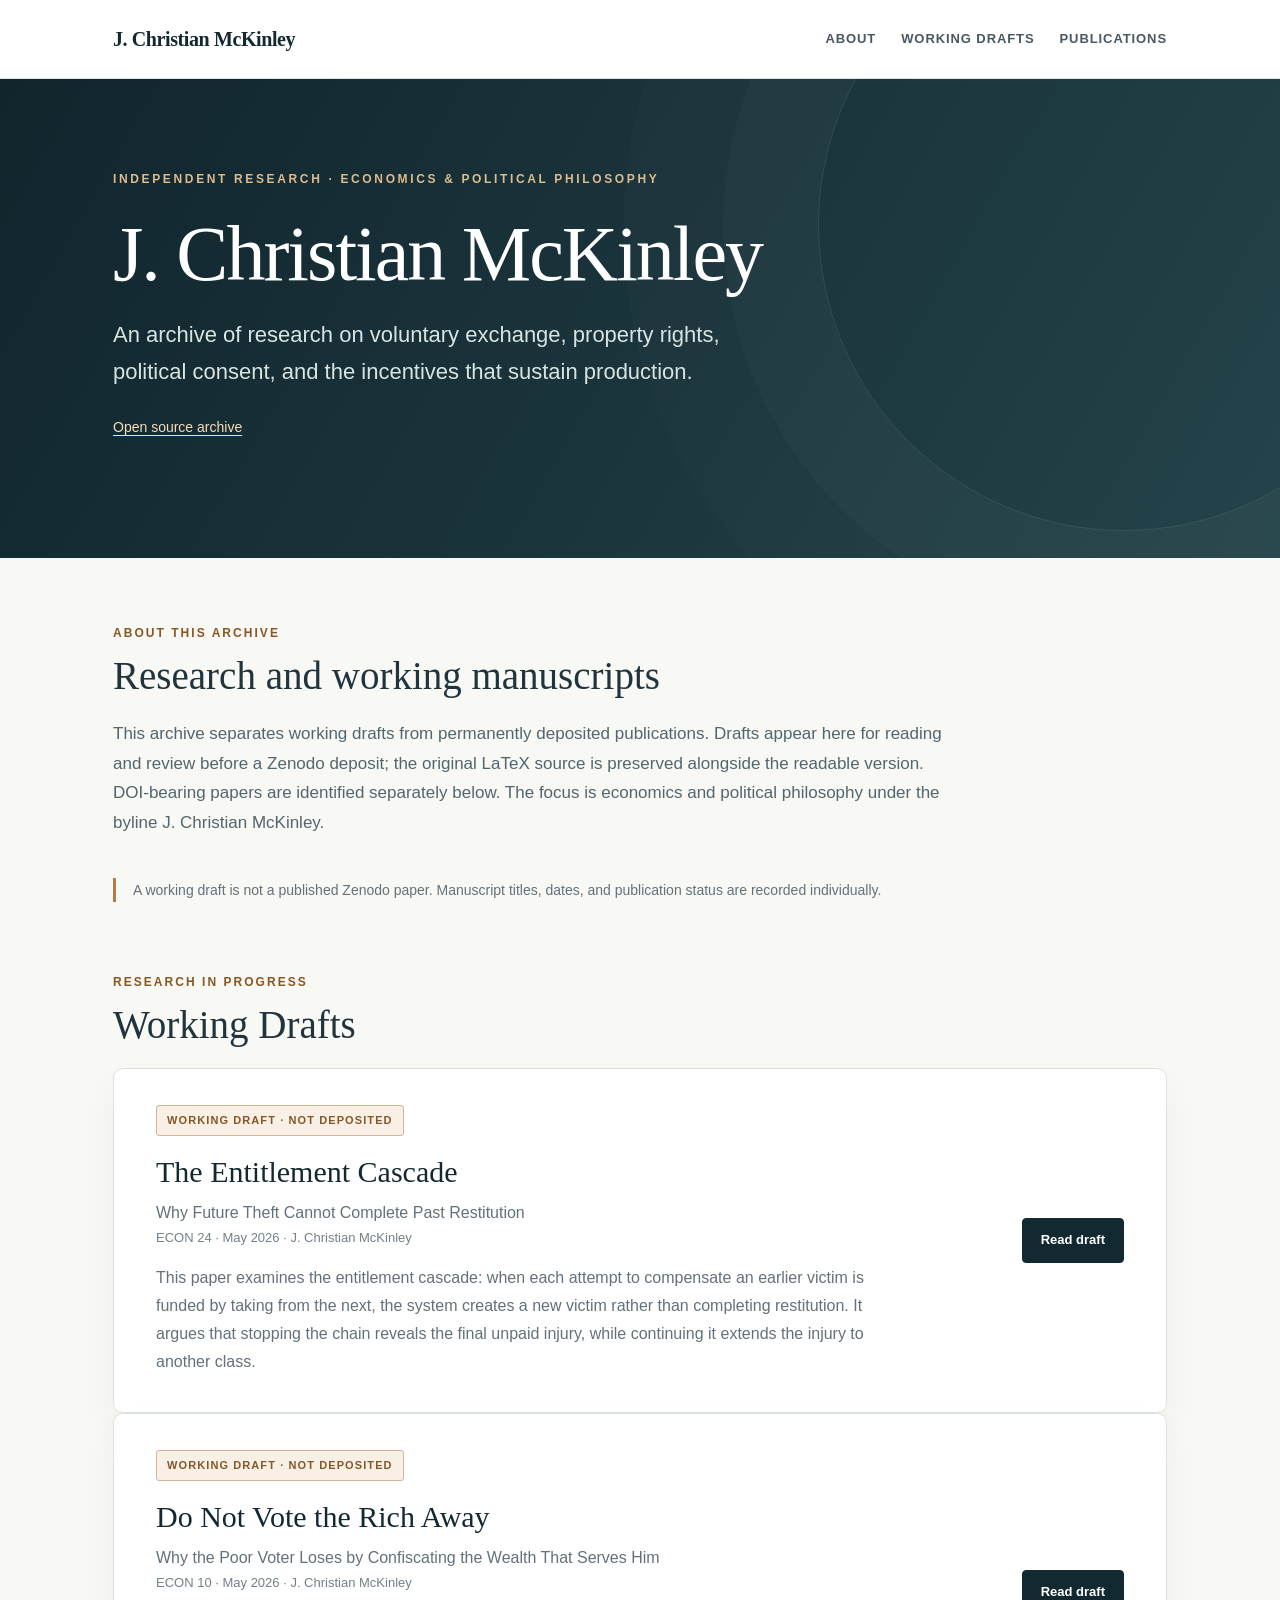
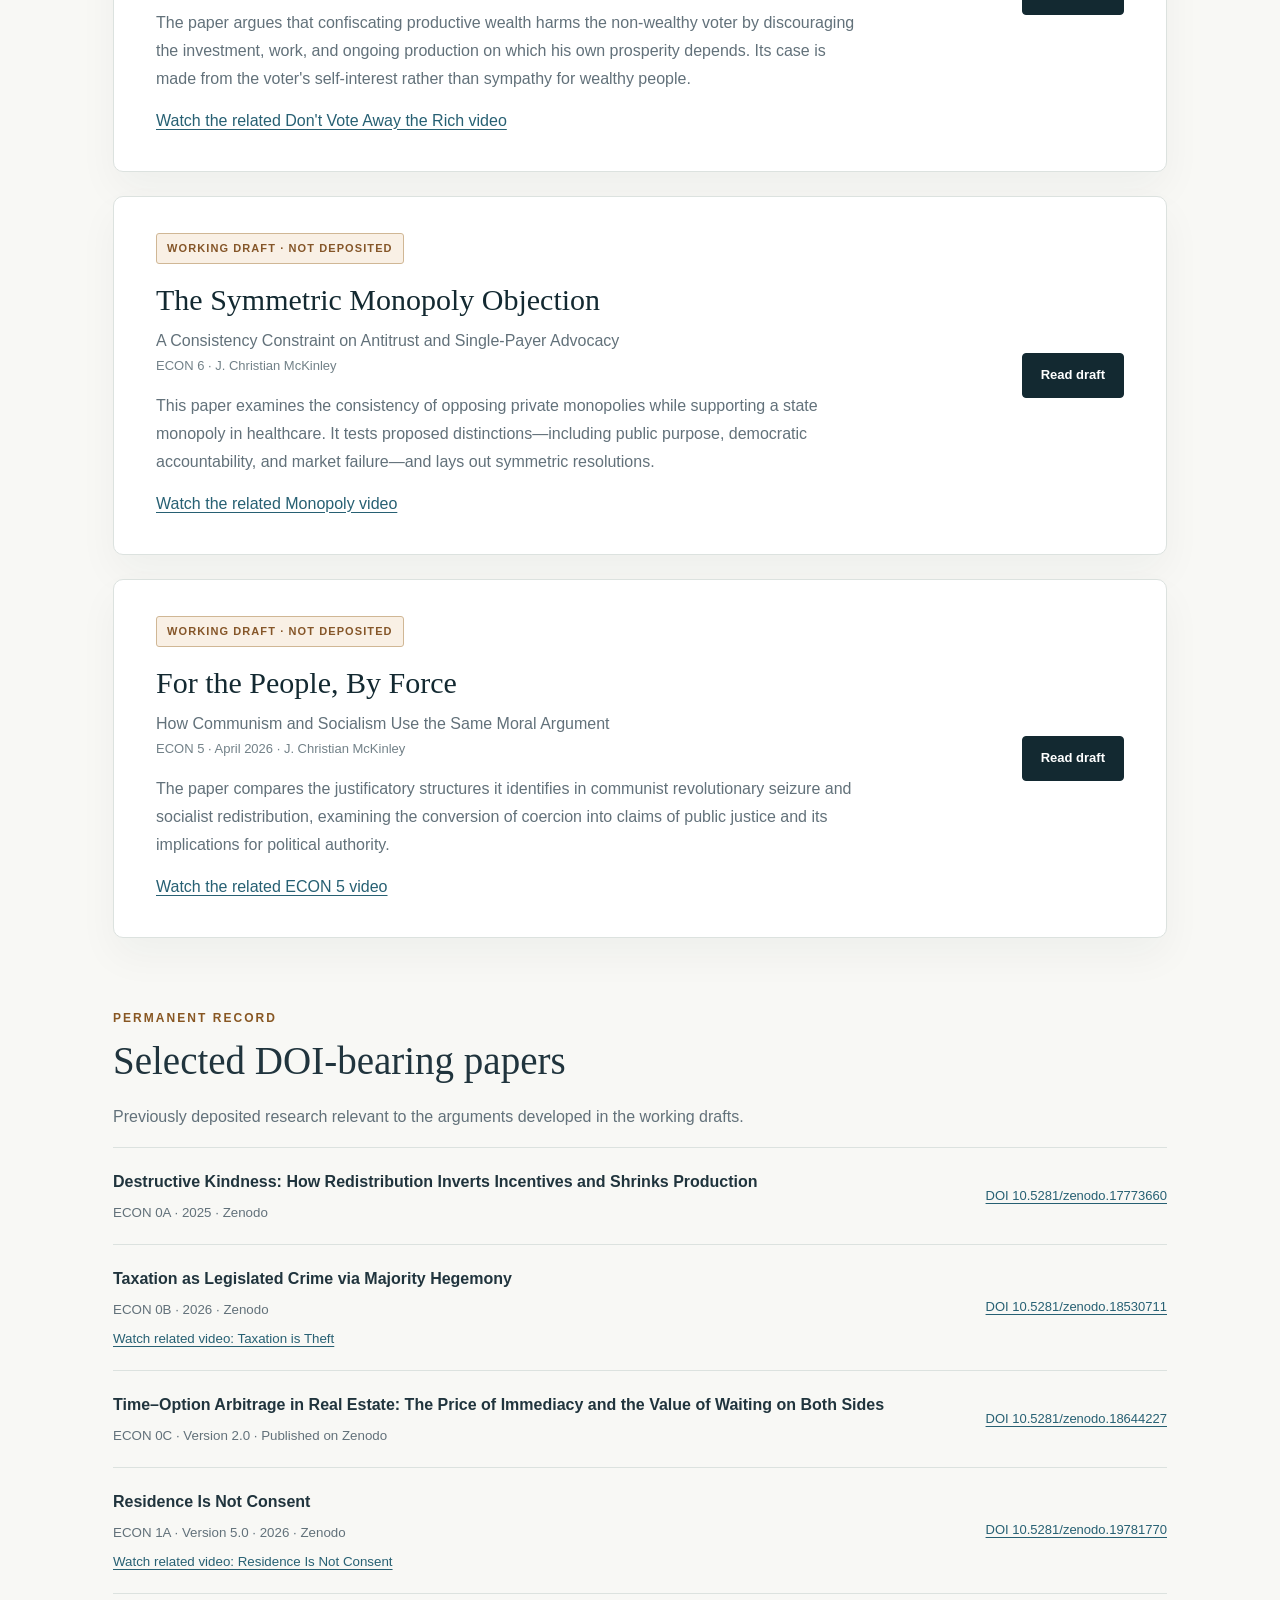
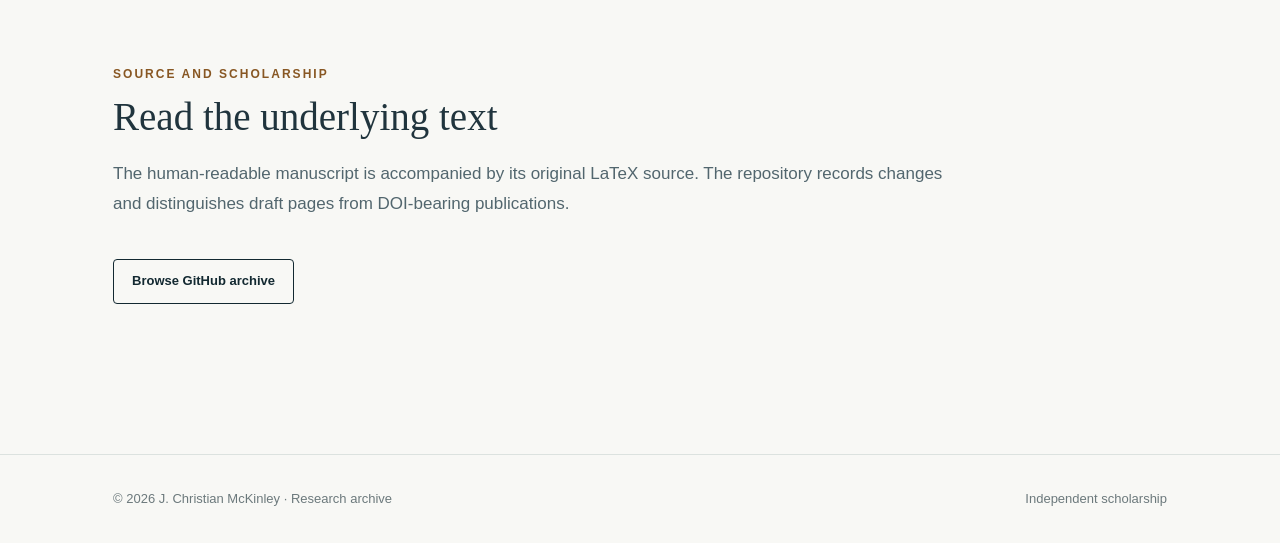
<file: index.html>
<!doctype html>
<html lang="en">
<head>
<meta charset="utf-8"><meta name="viewport" content="width=device-width,initial-scale=1">
<title>J. Christian McKinley — Economics & Political Philosophy Research Archive</title>
<meta name="description" content="The research archive of J. Christian McKinley: working drafts and DOI-bearing publications on property rights, consent, incentives, and political economy.">
<link rel="stylesheet" href="assets/style.css">
</head><body>
<a class="skip" href="#content">Skip to content</a>
<header class="topbar"><div class="container topbar-inner">
<a class="brand" href="./">J. Christian McKinley</a>
<nav class="nav" aria-label="Main navigation"><a href="#about">About</a><a href="#drafts">Working Drafts</a><a href="#publications">Publications</a></nav>
</div></header>
<section class="hero"><div class="container hero-inner">
<p class="eyebrow">Independent Research · Economics & Political Philosophy</p>
<h1>J. Christian McKinley</h1>
<p class="hero-lead">An archive of research on voluntary exchange, property rights, political consent, and the incentives that sustain production.</p>
<p class="hero-foot"><a href="https://github.com/DeepSparkAi/jchristianmckinleylatexarchive">Open source archive</a></p>
</div></section>
<main id="content" class="container main">
<section class="section" id="about"><p class="section-label">About this archive</p><h2 class="section-title">Research and working manuscripts</h2>
<p class="intro">This archive separates working drafts from permanently deposited publications. Drafts appear here for reading and review before a Zenodo deposit; the original LaTeX source is preserved alongside the readable version. DOI-bearing papers are identified separately below. The focus is economics and political philosophy under the byline J. Christian McKinley.</p>
<p class="note">A working draft is not a published Zenodo paper. Manuscript titles, dates, and publication status are recorded individually.</p>
</section>
<section class="section" id="drafts"><p class="section-label">Research in progress</p><h2 class="section-title">Working Drafts</h2>
<div class="draft-card"><div><span class="tag">Working draft · Not deposited</span>
<h3><a href="papers/econ-24-entitlement-cascade.html">The Entitlement Cascade</a></h3>
<p class="subtitle">Why Future Theft Cannot Complete Past Restitution</p>
<p class="meta">ECON 24 · May 2026 · J. Christian McKinley</p>
<p>This paper examines the entitlement cascade: when each attempt to compensate an earlier victim is funded by taking from the next, the system creates a new victim rather than completing restitution. It argues that stopping the chain reveals the final unpaid injury, while continuing it extends the injury to another class.</p>
</div><div class="action-column"><a class="btn" href="papers/econ-24-entitlement-cascade.html">Read draft</a></div></div>
<div class="draft-card"><div><span class="tag">Working draft · Not deposited</span>
<h3><a href="papers/econ-10-do-not-vote-the-rich-away.html">Do Not Vote the Rich Away</a></h3>
<p class="subtitle">Why the Poor Voter Loses by Confiscating the Wealth That Serves Him</p>
<p class="meta">ECON 10 · May 2026 · J. Christian McKinley</p>
<p>The paper argues that confiscating productive wealth harms the non-wealthy voter by discouraging the investment, work, and ongoing production on which his own prosperity depends. Its case is made from the voter's self-interest rather than sympathy for wealthy people.</p>
<p style="margin-top:14px"><a href="https://www.youtube.com/shorts/EaMEZo5RFgg">Watch the related Don't Vote Away the Rich video</a></p>
</div><div class="action-column"><a class="btn" href="papers/econ-10-do-not-vote-the-rich-away.html">Read draft</a></div></div>
<div class="draft-card" style="margin-top:24px"><div><span class="tag">Working draft · Not deposited</span>
<h3><a href="papers/econ-6-symmetric-monopoly-objection.html">The Symmetric Monopoly Objection</a></h3>
<p class="subtitle">A Consistency Constraint on Antitrust and Single-Payer Advocacy</p>
<p class="meta">ECON 6 · J. Christian McKinley</p>
<p>This paper examines the consistency of opposing private monopolies while supporting a state monopoly in healthcare. It tests proposed distinctions—including public purpose, democratic accountability, and market failure—and lays out symmetric resolutions.</p>
<p style="margin-top:14px"><a href="https://www.youtube.com/shorts/cvV0UbLH5uo">Watch the related Monopoly video</a></p>
</div><div class="action-column"><a class="btn" href="papers/econ-6-symmetric-monopoly-objection.html">Read draft</a></div></div>
<div class="draft-card" style="margin-top:24px"><div><span class="tag">Working draft · Not deposited</span>
<h3><a href="papers/econ-5-for-the-people-by-force.html">For the People, By Force</a></h3>
<p class="subtitle">How Communism and Socialism Use the Same Moral Argument</p>
<p class="meta">ECON 5 · April 2026 · J. Christian McKinley</p>
<p>The paper compares the justificatory structures it identifies in communist revolutionary seizure and socialist redistribution, examining the conversion of coercion into claims of public justice and its implications for political authority.</p>
<p style="margin-top:14px"><a href="https://www.youtube.com/shorts/WtgQbz_7xWE">Watch the related ECON 5 video</a></p>
</div><div class="action-column"><a class="btn" href="papers/econ-5-for-the-people-by-force.html">Read draft</a></div></div>
</section>
<section class="section" id="publications"><p class="section-label">Permanent record</p><h2 class="section-title">Selected DOI-bearing papers</h2>
<p class="muted">Previously deposited research relevant to the arguments developed in the working drafts.</p>
<ul class="published-list">
<li><div><strong>Destructive Kindness: How Redistribution Inverts Incentives and Shrinks Production</strong><small>ECON 0A · 2025 · Zenodo</small></div><a class="doi-link" href="https://doi.org/10.5281/zenodo.17773660">DOI 10.5281/zenodo.17773660</a></li>
<li><div><strong>Taxation as Legislated Crime via Majority Hegemony</strong><small>ECON 0B · 2026 · Zenodo</small><small><a href="https://www.youtube.com/shorts/u3df2cdVWtU">Watch related video: Taxation is Theft</a></small></div><a class="doi-link" href="https://doi.org/10.5281/zenodo.18530711">DOI 10.5281/zenodo.18530711</a></li>
<li><div><strong>Time–Option Arbitrage in Real Estate: The Price of Immediacy and the Value of Waiting on Both Sides</strong><small>ECON 0C · Version 2.0 · Published on Zenodo</small></div><a class="doi-link" href="https://doi.org/10.5281/zenodo.18644227">DOI 10.5281/zenodo.18644227</a></li>
<li><div><strong>Residence Is Not Consent</strong><small>ECON 1A · Version 5.0 · 2026 · Zenodo</small><small><a href="https://www.youtube.com/shorts/d14vTJbUG-A">Watch related video: Residence Is Not Consent</a></small></div><a class="doi-link" href="https://doi.org/10.5281/zenodo.19781770">DOI 10.5281/zenodo.19781770</a></li>
</ul></section>
<section class="section"><p class="section-label">Source and scholarship</p><h2 class="section-title">Read the underlying text</h2>
<p class="intro">The human-readable manuscript is accompanied by its original LaTeX source. The repository records changes and distinguishes draft pages from DOI-bearing publications.</p>
<a class="btn btn-outline" href="https://github.com/DeepSparkAi/jchristianmckinleylatexarchive">Browse GitHub archive</a></section>
</main>
<footer class="footer"><div class="container footer-inner"><span>© 2026 J. Christian McKinley · Research archive</span><span>Independent scholarship</span></div></footer>
</body></html>
</file>
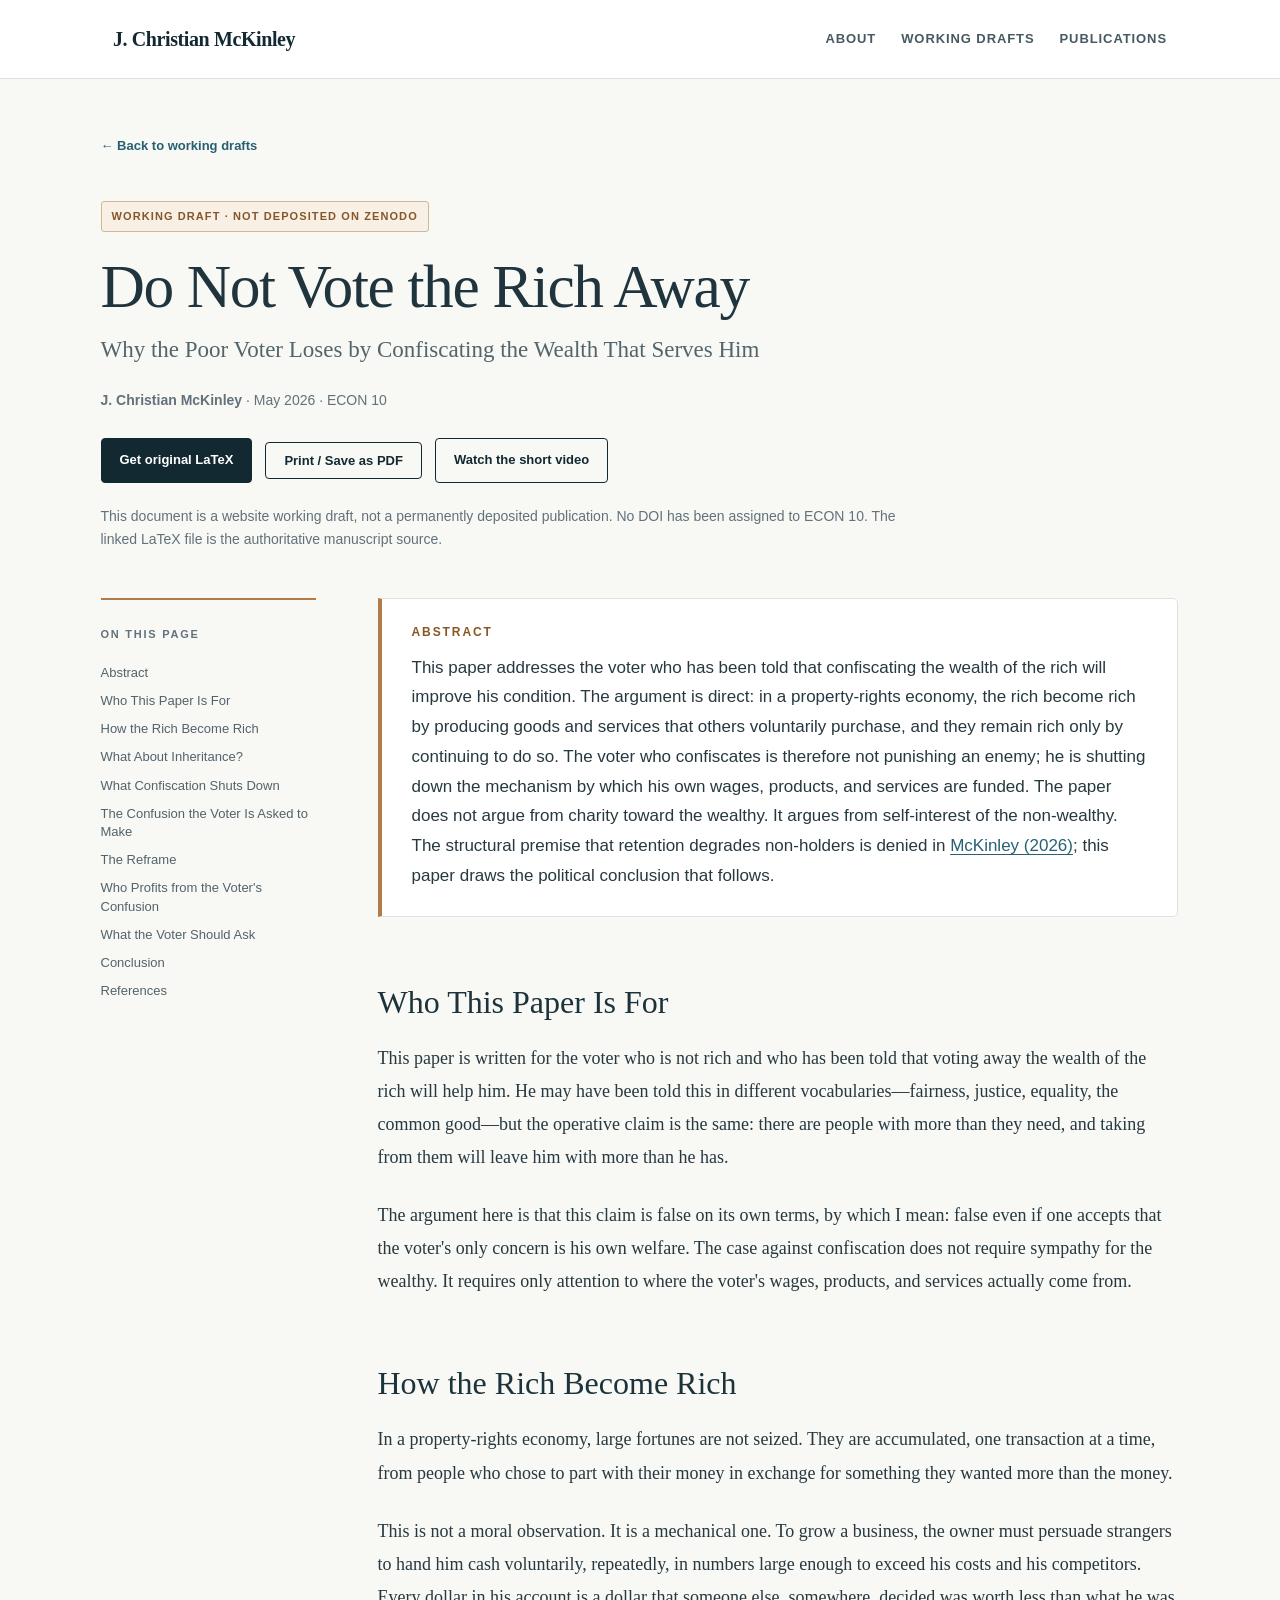
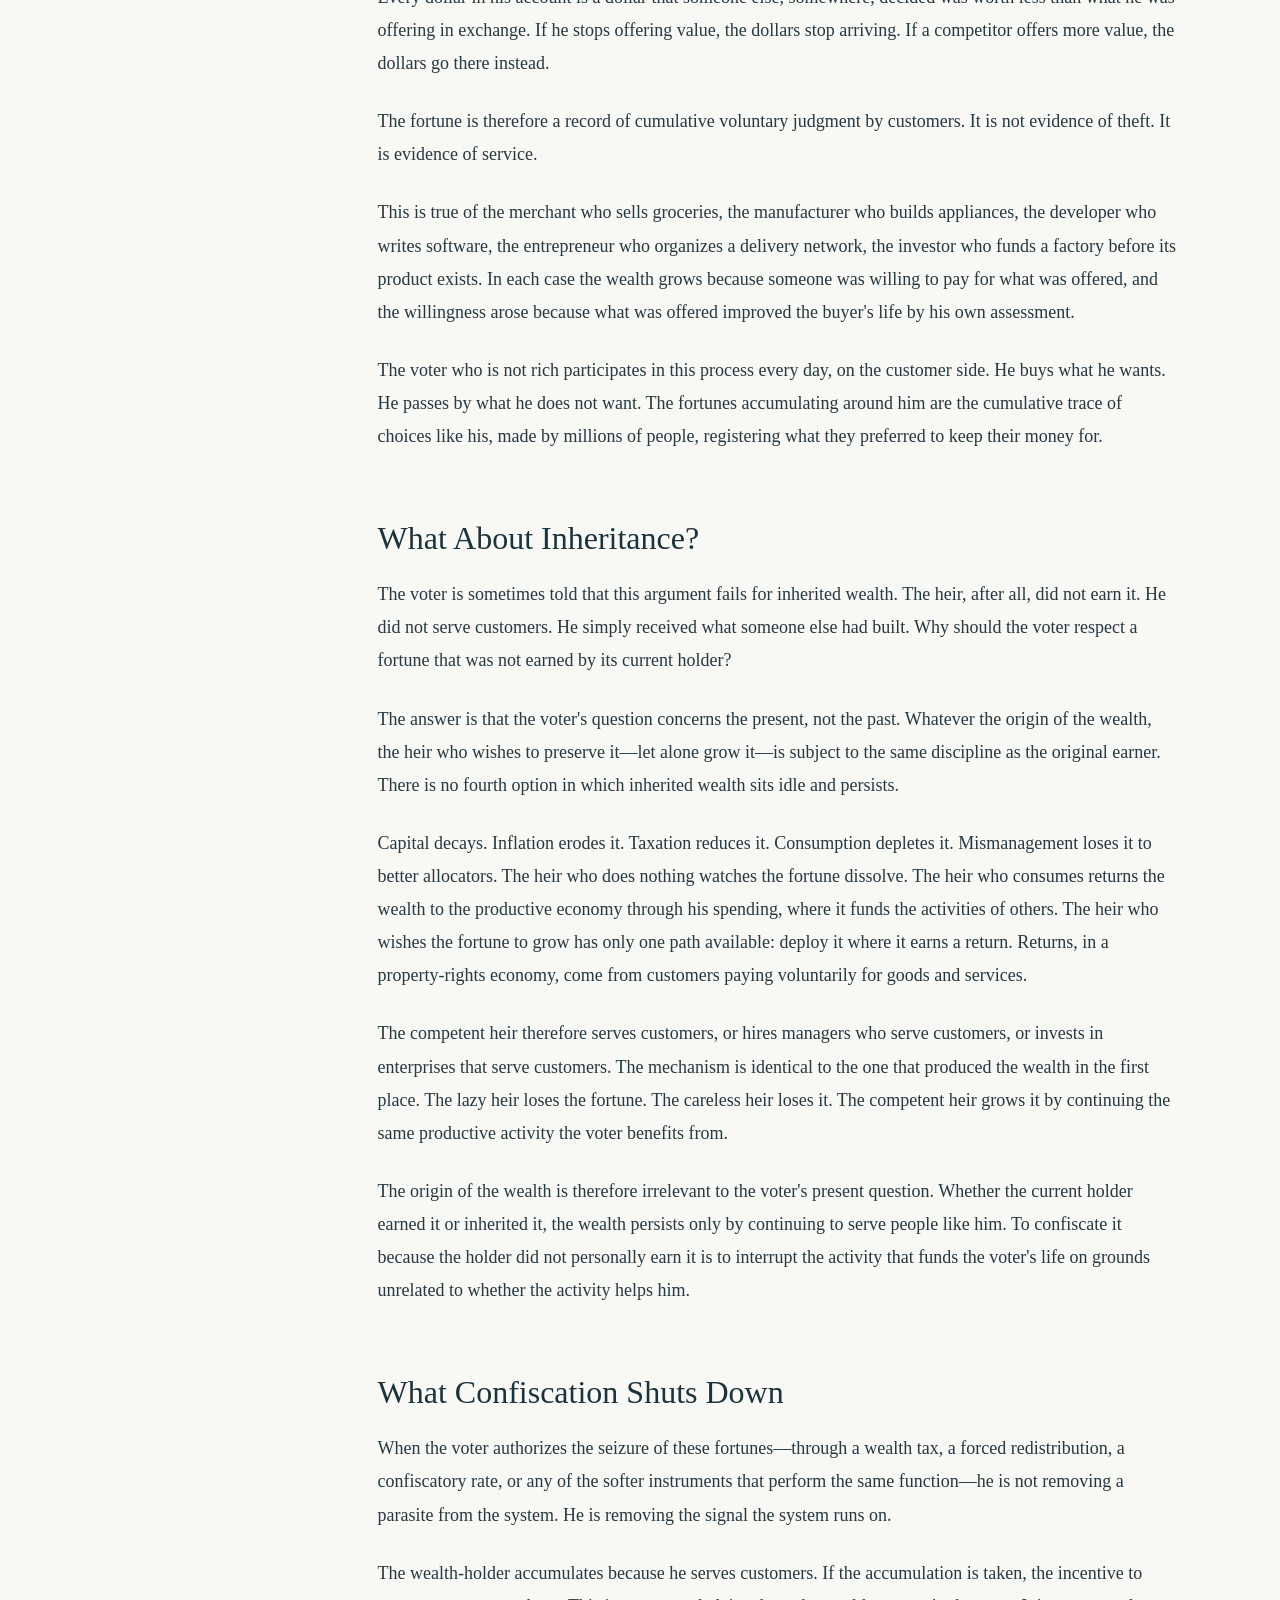
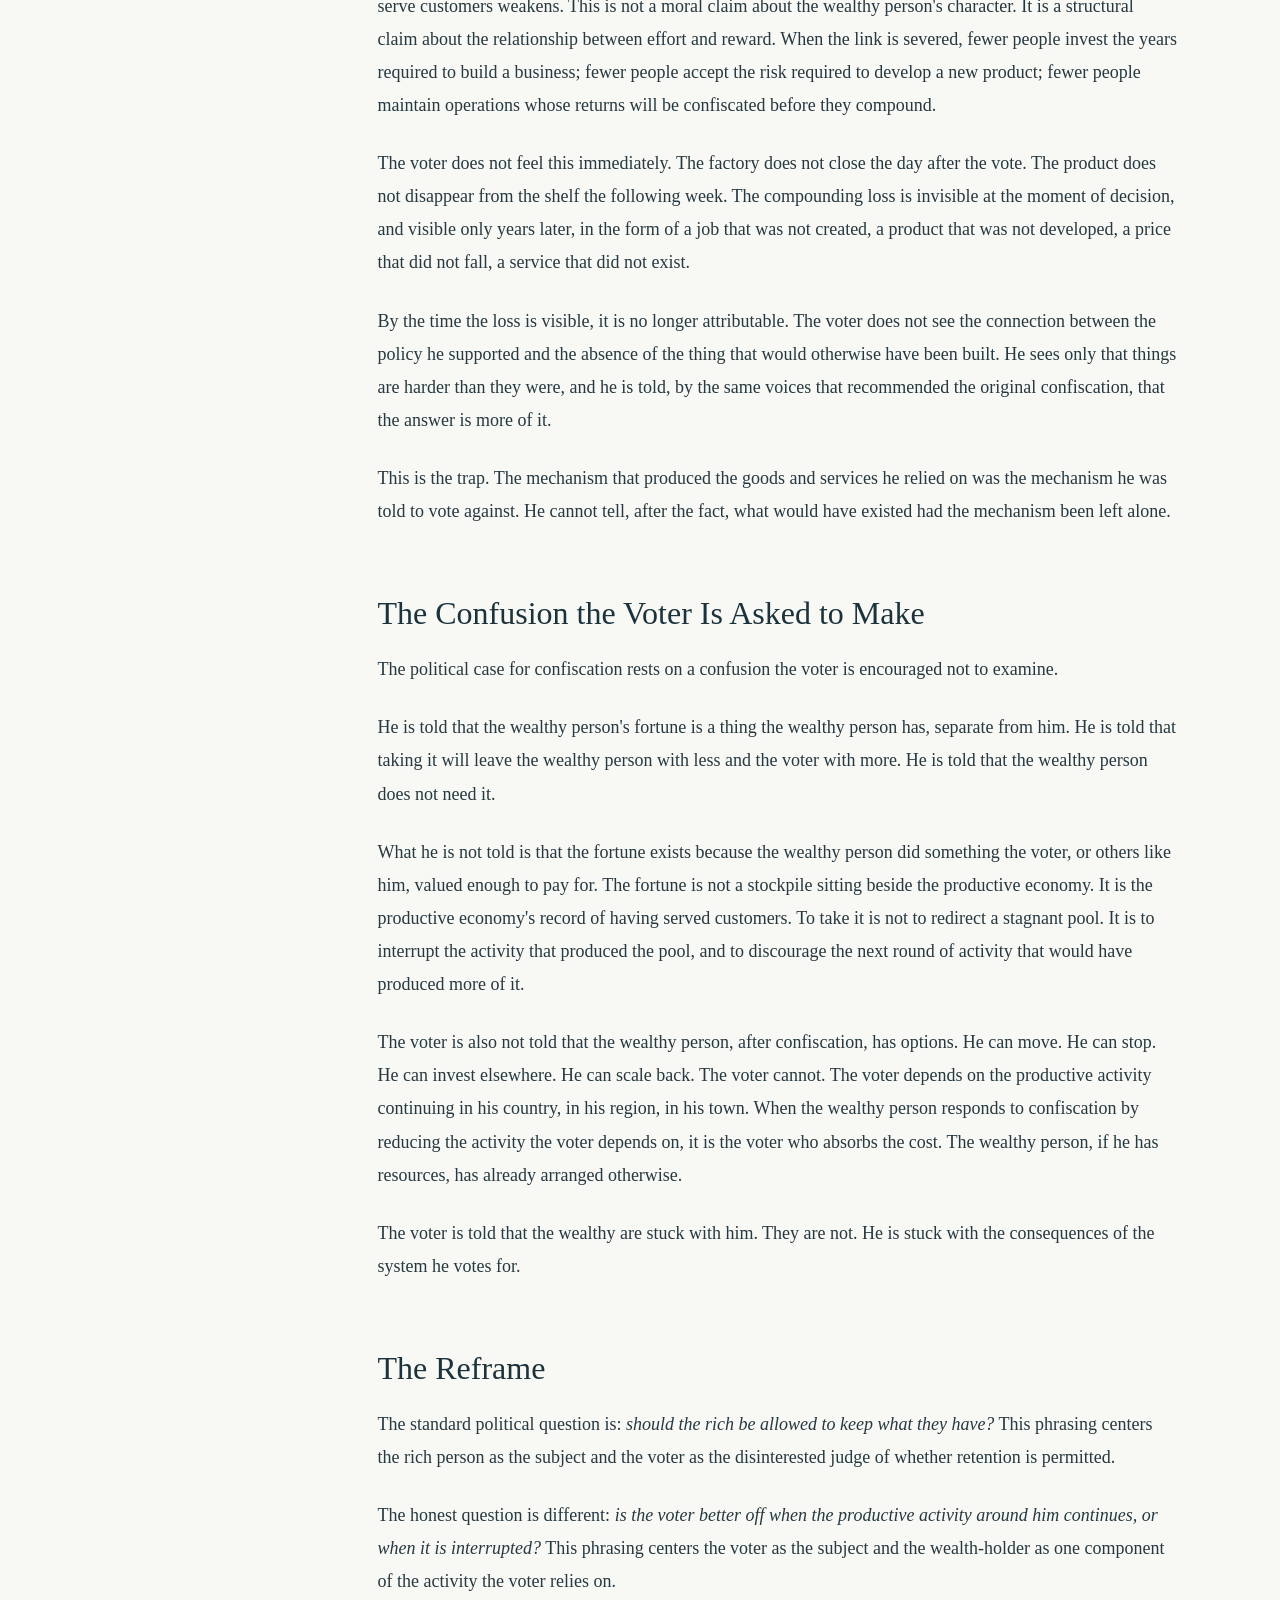
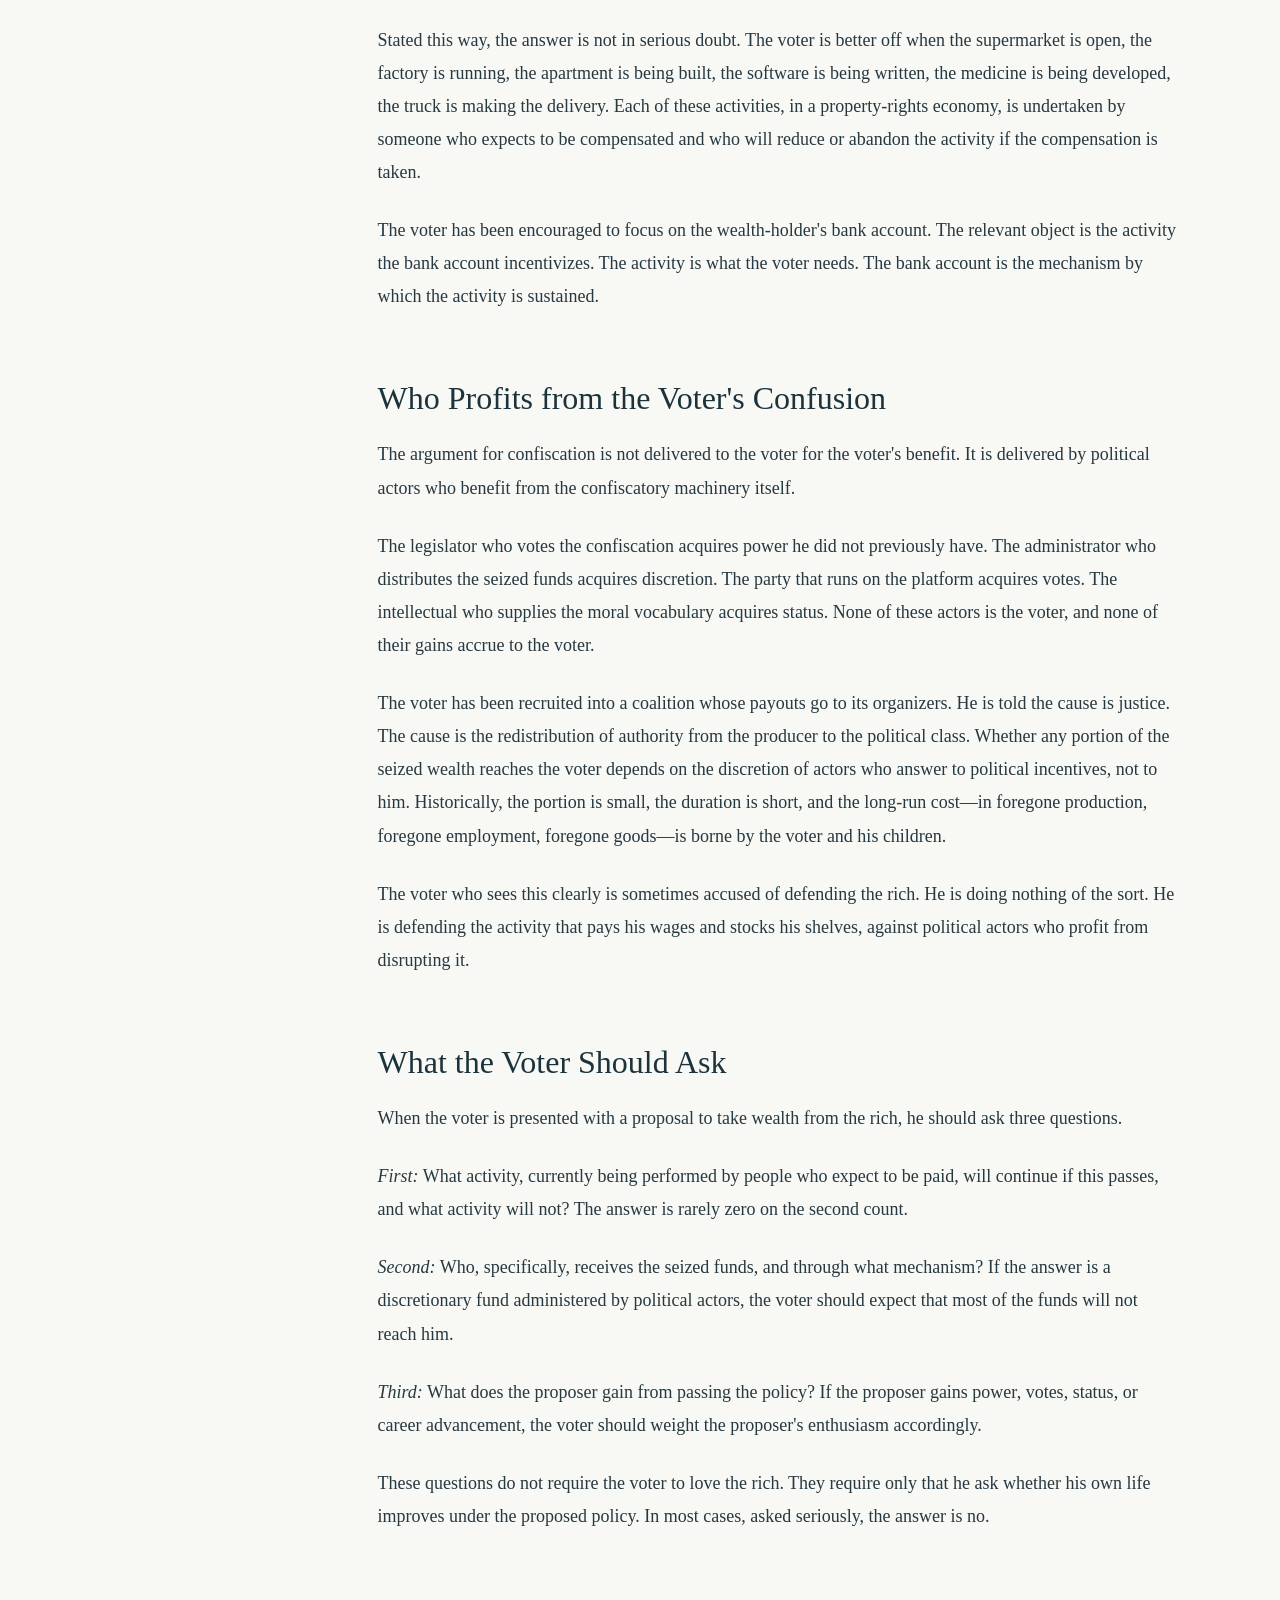
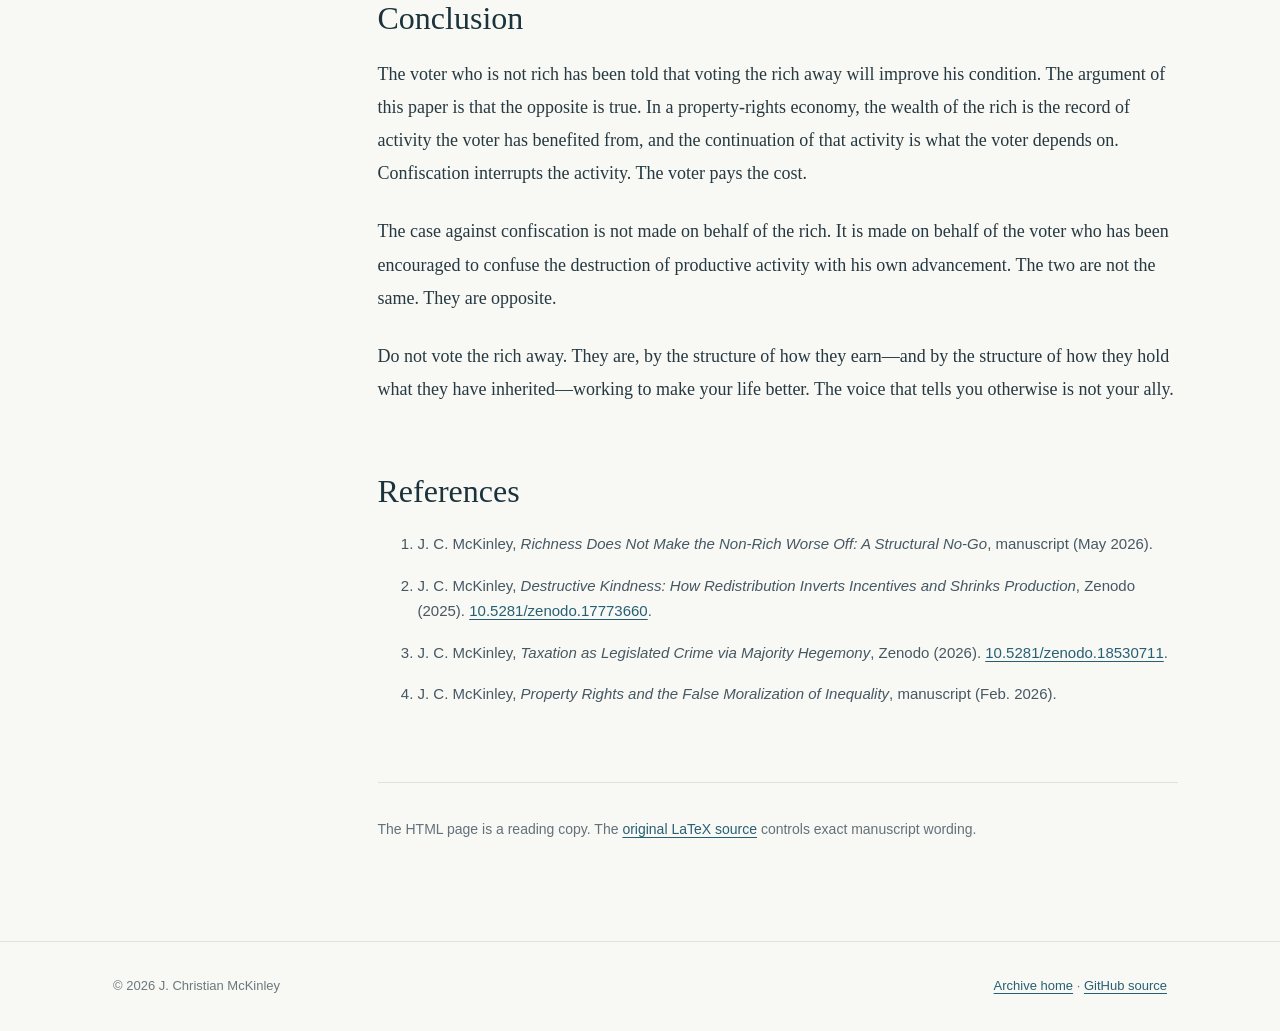
<file: papers/econ-10-do-not-vote-the-rich-away.html>
<!doctype html><html lang="en"><head><meta charset="utf-8"><meta name="viewport" content="width=device-width,initial-scale=1"><title>Do Not Vote the Rich Away — Draft | J. Christian McKinley</title><meta name="description" content="Full working draft of Do Not Vote the Rich Away: Why the Poor Voter Loses by Confiscating the Wealth That Serves Him (ECON 10)."><link rel="stylesheet" href="../assets/style.css"></head><body><a class="skip" href="#manuscript">Skip to manuscript</a><header class="topbar"><div class="container topbar-inner"><a class="brand" href="../">J. Christian McKinley</a><nav class="nav" aria-label="Main navigation"><a href="../#about">About</a><a href="../#drafts">Working Drafts</a><a href="../#publications">Publications</a></nav></div></header>
<main id="manuscript" class="paper-wrap"><a class="backlink" href="../#drafts">← Back to working drafts</a><header class="paper-top"><span class="tag">Working draft · Not deposited on Zenodo</span><h1>Do Not Vote the Rich Away</h1><p class="subtitle">Why the Poor Voter Loses by Confiscating the Wealth That Serves Him</p><p class="paper-byline"><strong>J. Christian McKinley</strong> · May 2026 · ECON 10</p><div class="paper-actions"><a class="btn" href="econ-10-do-not-vote-the-rich-away.tex" download>Get original LaTeX</a><button class="btn btn-outline" type="button" onclick="window.print()">Print / Save as PDF</button><a class="btn btn-outline" href="https://www.youtube.com/shorts/EaMEZo5RFgg">Watch the short video</a></div><p class="manuscript-notice">This document is a website working draft, not a permanently deposited publication. No DOI has been assigned to ECON 10. The linked LaTeX file is the authoritative manuscript source.</p></header>
<div class="paper-layout"><aside class="toc" aria-label="Table of contents"><strong>On this page</strong><ol><li><a href="#abstract">Abstract</a></li><li><a href="#s1">Who This Paper Is For</a></li><li><a href="#s2">How the Rich Become Rich</a></li><li><a href="#s3">What About Inheritance?</a></li><li><a href="#s4">What Confiscation Shuts Down</a></li><li><a href="#s5">The Confusion the Voter Is Asked to Make</a></li><li><a href="#s6">The Reframe</a></li><li><a href="#s7">Who Profits from the Voter's Confusion</a></li><li><a href="#s8">What the Voter Should Ask</a></li><li><a href="#s9">Conclusion</a></li><li><a href="#references">References</a></li></ol></aside><article class="article"><div class="abstract" id="abstract"><h2>Abstract</h2><p>This paper addresses the voter who has been told that confiscating the wealth of the rich will improve his condition. The argument is direct: in a property-rights economy, the rich become rich by producing goods and services that others voluntarily purchase, and they remain rich only by continuing to do so. The voter who confiscates is therefore not punishing an enemy; he is shutting down the mechanism by which his own wages, products, and services are funded. The paper does not argue from charity toward the wealthy. It argues from self-interest of the non-wealthy. The structural premise that retention degrades non-holders is denied in <a href="#references">McKinley (2026)</a>; this paper draws the political conclusion that follows.</p></div><section id="s1"><h2>Who This Paper Is For</h2><p>This paper is written for the voter who is not rich and who has been told that voting away the wealth of the rich will help him. He may have been told this in different vocabularies—fairness, justice, equality, the common good—but the operative claim is the same: there are people with more than they need, and taking from them will leave him with more than he has.</p>
<p>The argument here is that this claim is false on its own terms, by which I mean: false even if one accepts that the voter's only concern is his own welfare. The case against confiscation does not require sympathy for the wealthy. It requires only attention to where the voter's wages, products, and services actually come from.</p></section><section id="s2"><h2>How the Rich Become Rich</h2><p>In a property-rights economy, large fortunes are not seized. They are accumulated, one transaction at a time, from people who chose to part with their money in exchange for something they wanted more than the money.</p>
<p>This is not a moral observation. It is a mechanical one. To grow a business, the owner must persuade strangers to hand him cash voluntarily, repeatedly, in numbers large enough to exceed his costs and his competitors. Every dollar in his account is a dollar that someone else, somewhere, decided was worth less than what he was offering in exchange. If he stops offering value, the dollars stop arriving. If a competitor offers more value, the dollars go there instead.</p>
<p>The fortune is therefore a record of cumulative voluntary judgment by customers. It is not evidence of theft. It is evidence of service.</p>
<p>This is true of the merchant who sells groceries, the manufacturer who builds appliances, the developer who writes software, the entrepreneur who organizes a delivery network, the investor who funds a factory before its product exists. In each case the wealth grows because someone was willing to pay for what was offered, and the willingness arose because what was offered improved the buyer's life by his own assessment.</p>
<p>The voter who is not rich participates in this process every day, on the customer side. He buys what he wants. He passes by what he does not want. The fortunes accumulating around him are the cumulative trace of choices like his, made by millions of people, registering what they preferred to keep their money for.</p></section><section id="s3"><h2>What About Inheritance?</h2><p>The voter is sometimes told that this argument fails for inherited wealth. The heir, after all, did not earn it. He did not serve customers. He simply received what someone else had built. Why should the voter respect a fortune that was not earned by its current holder?</p>
<p>The answer is that the voter's question concerns the present, not the past. Whatever the origin of the wealth, the heir who wishes to preserve it—let alone grow it—is subject to the same discipline as the original earner. There is no fourth option in which inherited wealth sits idle and persists.</p>
<p>Capital decays. Inflation erodes it. Taxation reduces it. Consumption depletes it. Mismanagement loses it to better allocators. The heir who does nothing watches the fortune dissolve. The heir who consumes returns the wealth to the productive economy through his spending, where it funds the activities of others. The heir who wishes the fortune to grow has only one path available: deploy it where it earns a return. Returns, in a property-rights economy, come from customers paying voluntarily for goods and services.</p>
<p>The competent heir therefore serves customers, or hires managers who serve customers, or invests in enterprises that serve customers. The mechanism is identical to the one that produced the wealth in the first place. The lazy heir loses the fortune. The careless heir loses it. The competent heir grows it by continuing the same productive activity the voter benefits from.</p>
<p>The origin of the wealth is therefore irrelevant to the voter's present question. Whether the current holder earned it or inherited it, the wealth persists only by continuing to serve people like him. To confiscate it because the holder did not personally earn it is to interrupt the activity that funds the voter's life on grounds unrelated to whether the activity helps him.</p></section><section id="s4"><h2>What Confiscation Shuts Down</h2><p>When the voter authorizes the seizure of these fortunes—through a wealth tax, a forced redistribution, a confiscatory rate, or any of the softer instruments that perform the same function—he is not removing a parasite from the system. He is removing the signal the system runs on.</p>
<p>The wealth-holder accumulates because he serves customers. If the accumulation is taken, the incentive to serve customers weakens. This is not a moral claim about the wealthy person's character. It is a structural claim about the relationship between effort and reward. When the link is severed, fewer people invest the years required to build a business; fewer people accept the risk required to develop a new product; fewer people maintain operations whose returns will be confiscated before they compound.</p>
<p>The voter does not feel this immediately. The factory does not close the day after the vote. The product does not disappear from the shelf the following week. The compounding loss is invisible at the moment of decision, and visible only years later, in the form of a job that was not created, a product that was not developed, a price that did not fall, a service that did not exist.</p>
<p>By the time the loss is visible, it is no longer attributable. The voter does not see the connection between the policy he supported and the absence of the thing that would otherwise have been built. He sees only that things are harder than they were, and he is told, by the same voices that recommended the original confiscation, that the answer is more of it.</p>
<p>This is the trap. The mechanism that produced the goods and services he relied on was the mechanism he was told to vote against. He cannot tell, after the fact, what would have existed had the mechanism been left alone.</p></section><section id="s5"><h2>The Confusion the Voter Is Asked to Make</h2><p>The political case for confiscation rests on a confusion the voter is encouraged not to examine.</p>
<p>He is told that the wealthy person's fortune is a thing the wealthy person has, separate from him. He is told that taking it will leave the wealthy person with less and the voter with more. He is told that the wealthy person does not need it.</p>
<p>What he is not told is that the fortune exists because the wealthy person did something the voter, or others like him, valued enough to pay for. The fortune is not a stockpile sitting beside the productive economy. It is the productive economy's record of having served customers. To take it is not to redirect a stagnant pool. It is to interrupt the activity that produced the pool, and to discourage the next round of activity that would have produced more of it.</p>
<p>The voter is also not told that the wealthy person, after confiscation, has options. He can move. He can stop. He can invest elsewhere. He can scale back. The voter cannot. The voter depends on the productive activity continuing in his country, in his region, in his town. When the wealthy person responds to confiscation by reducing the activity the voter depends on, it is the voter who absorbs the cost. The wealthy person, if he has resources, has already arranged otherwise.</p>
<p>The voter is told that the wealthy are stuck with him. They are not. He is stuck with the consequences of the system he votes for.</p></section><section id="s6"><h2>The Reframe</h2><p>The standard political question is: <em>should the rich be allowed to keep what they have?</em> This phrasing centers the rich person as the subject and the voter as the disinterested judge of whether retention is permitted.</p>
<p>The honest question is different: <em>is the voter better off when the productive activity around him continues, or when it is interrupted?</em> This phrasing centers the voter as the subject and the wealth-holder as one component of the activity the voter relies on.</p>
<p>Stated this way, the answer is not in serious doubt. The voter is better off when the supermarket is open, the factory is running, the apartment is being built, the software is being written, the medicine is being developed, the truck is making the delivery. Each of these activities, in a property-rights economy, is undertaken by someone who expects to be compensated and who will reduce or abandon the activity if the compensation is taken.</p>
<p>The voter has been encouraged to focus on the wealth-holder's bank account. The relevant object is the activity the bank account incentivizes. The activity is what the voter needs. The bank account is the mechanism by which the activity is sustained.</p></section><section id="s7"><h2>Who Profits from the Voter's Confusion</h2><p>The argument for confiscation is not delivered to the voter for the voter's benefit. It is delivered by political actors who benefit from the confiscatory machinery itself.</p>
<p>The legislator who votes the confiscation acquires power he did not previously have. The administrator who distributes the seized funds acquires discretion. The party that runs on the platform acquires votes. The intellectual who supplies the moral vocabulary acquires status. None of these actors is the voter, and none of their gains accrue to the voter.</p>
<p>The voter has been recruited into a coalition whose payouts go to its organizers. He is told the cause is justice. The cause is the redistribution of authority from the producer to the political class. Whether any portion of the seized wealth reaches the voter depends on the discretion of actors who answer to political incentives, not to him. Historically, the portion is small, the duration is short, and the long-run cost—in foregone production, foregone employment, foregone goods—is borne by the voter and his children.</p>
<p>The voter who sees this clearly is sometimes accused of defending the rich. He is doing nothing of the sort. He is defending the activity that pays his wages and stocks his shelves, against political actors who profit from disrupting it.</p></section><section id="s8"><h2>What the Voter Should Ask</h2><p>When the voter is presented with a proposal to take wealth from the rich, he should ask three questions.</p>
<p><em>First:</em> What activity, currently being performed by people who expect to be paid, will continue if this passes, and what activity will not? The answer is rarely zero on the second count.</p>
<p><em>Second:</em> Who, specifically, receives the seized funds, and through what mechanism? If the answer is a discretionary fund administered by political actors, the voter should expect that most of the funds will not reach him.</p>
<p><em>Third:</em> What does the proposer gain from passing the policy? If the proposer gains power, votes, status, or career advancement, the voter should weight the proposer's enthusiasm accordingly.</p>
<p>These questions do not require the voter to love the rich. They require only that he ask whether his own life improves under the proposed policy. In most cases, asked seriously, the answer is no.</p></section><section id="s9"><h2>Conclusion</h2><p>The voter who is not rich has been told that voting the rich away will improve his condition. The argument of this paper is that the opposite is true. In a property-rights economy, the wealth of the rich is the record of activity the voter has benefited from, and the continuation of that activity is what the voter depends on. Confiscation interrupts the activity. The voter pays the cost.</p>
<p>The case against confiscation is not made on behalf of the rich. It is made on behalf of the voter who has been encouraged to confuse the destruction of productive activity with his own advancement. The two are not the same. They are opposite.</p>
<p>Do not vote the rich away. They are, by the structure of how they earn—and by the structure of how they hold what they have inherited—working to make your life better. The voice that tells you otherwise is not your ally.</p></section><section id="references"><h2>References</h2><ol class="bibliography"><li>J. C. McKinley, <em>Richness Does Not Make the Non-Rich Worse Off: A Structural No-Go</em>, manuscript (May 2026).</li><li>J. C. McKinley, <em>Destructive Kindness: How Redistribution Inverts Incentives and Shrinks Production</em>, Zenodo (2025). <a href="https://doi.org/10.5281/zenodo.17773660">10.5281/zenodo.17773660</a>.</li><li>J. C. McKinley, <em>Taxation as Legislated Crime via Majority Hegemony</em>, Zenodo (2026). <a href="https://doi.org/10.5281/zenodo.18530711">10.5281/zenodo.18530711</a>.</li><li>J. C. McKinley, <em>Property Rights and the False Moralization of Inequality</em>, manuscript (Feb. 2026).</li></ol></section><div class="paper-bottom">The HTML page is a reading copy. The <a href="econ-10-do-not-vote-the-rich-away.tex">original LaTeX source</a> controls exact manuscript wording.</div></article></div></main><footer class="footer"><div class="container footer-inner"><span>© 2026 J. Christian McKinley</span><span><a href="../">Archive home</a> · <a href="https://github.com/DeepSparkAi/jchristianmckinleylatexarchive">GitHub source</a></span></div></footer></body></html>
</file>
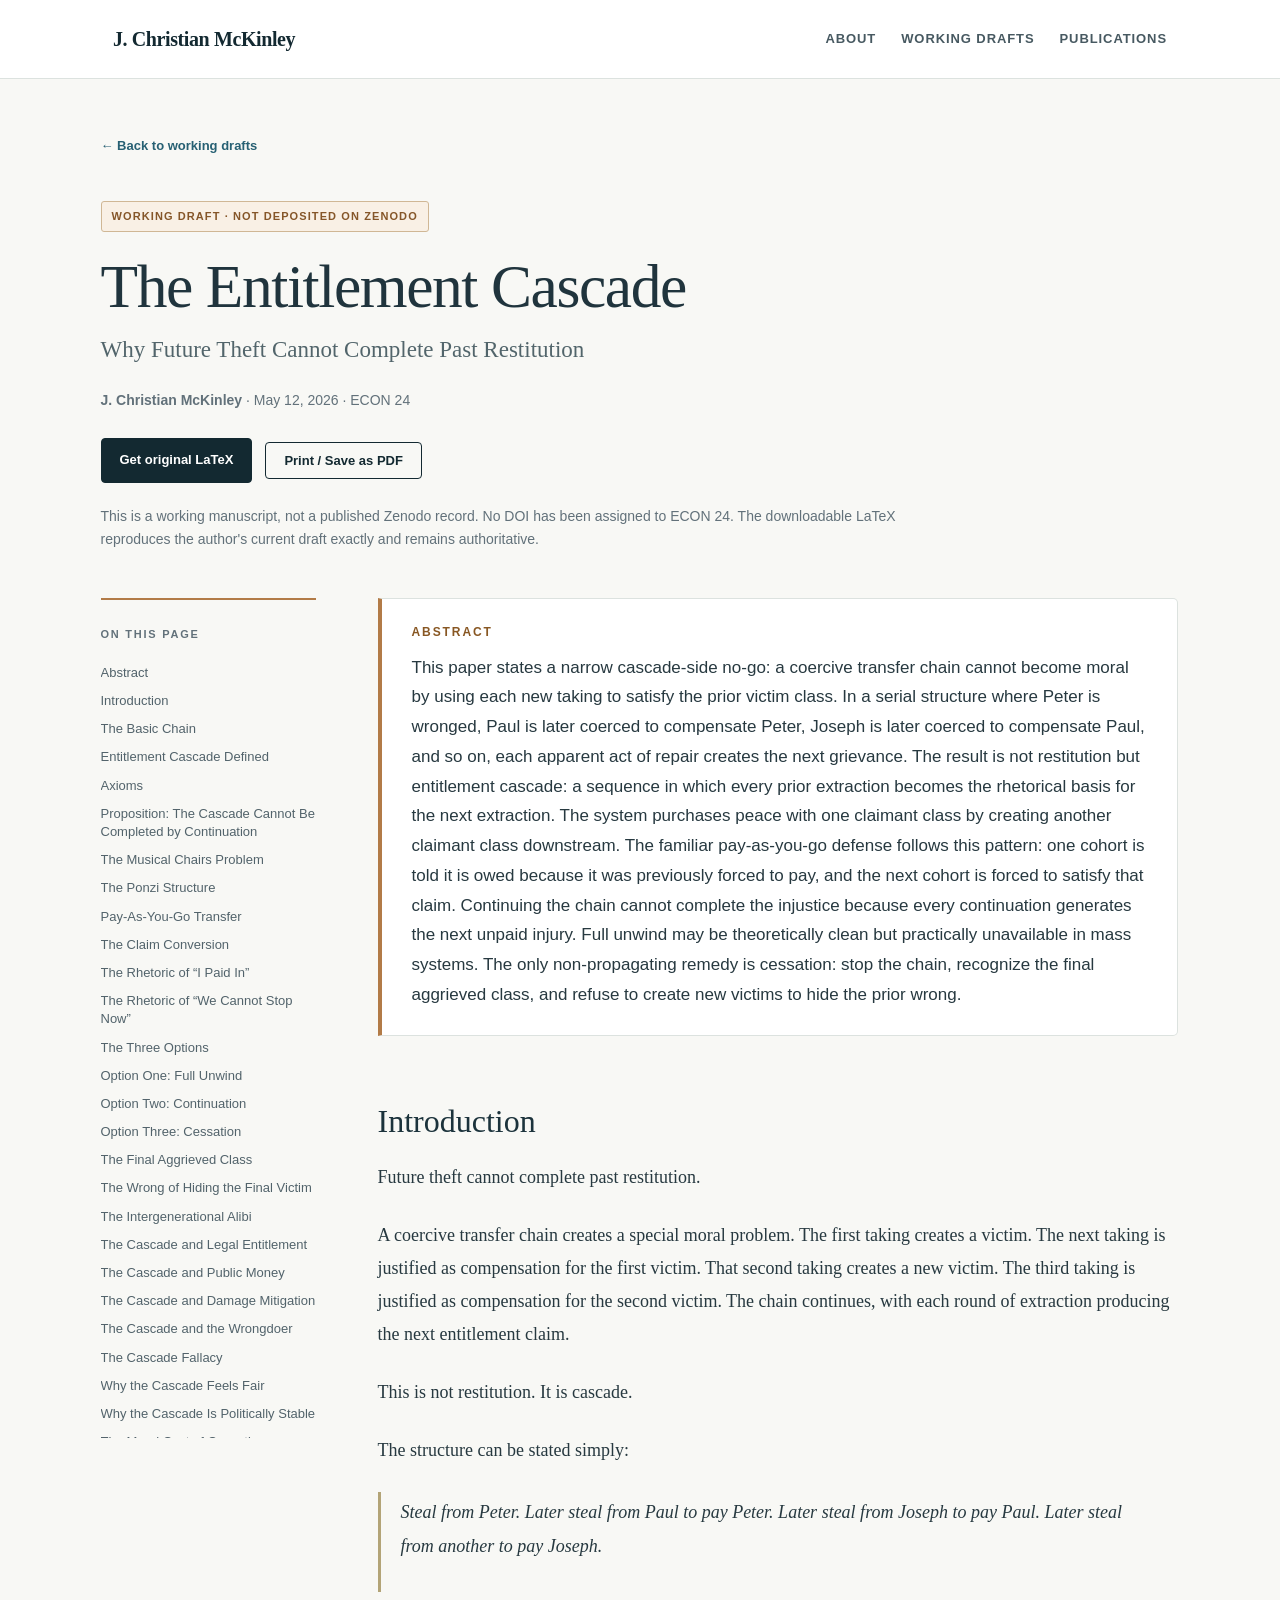
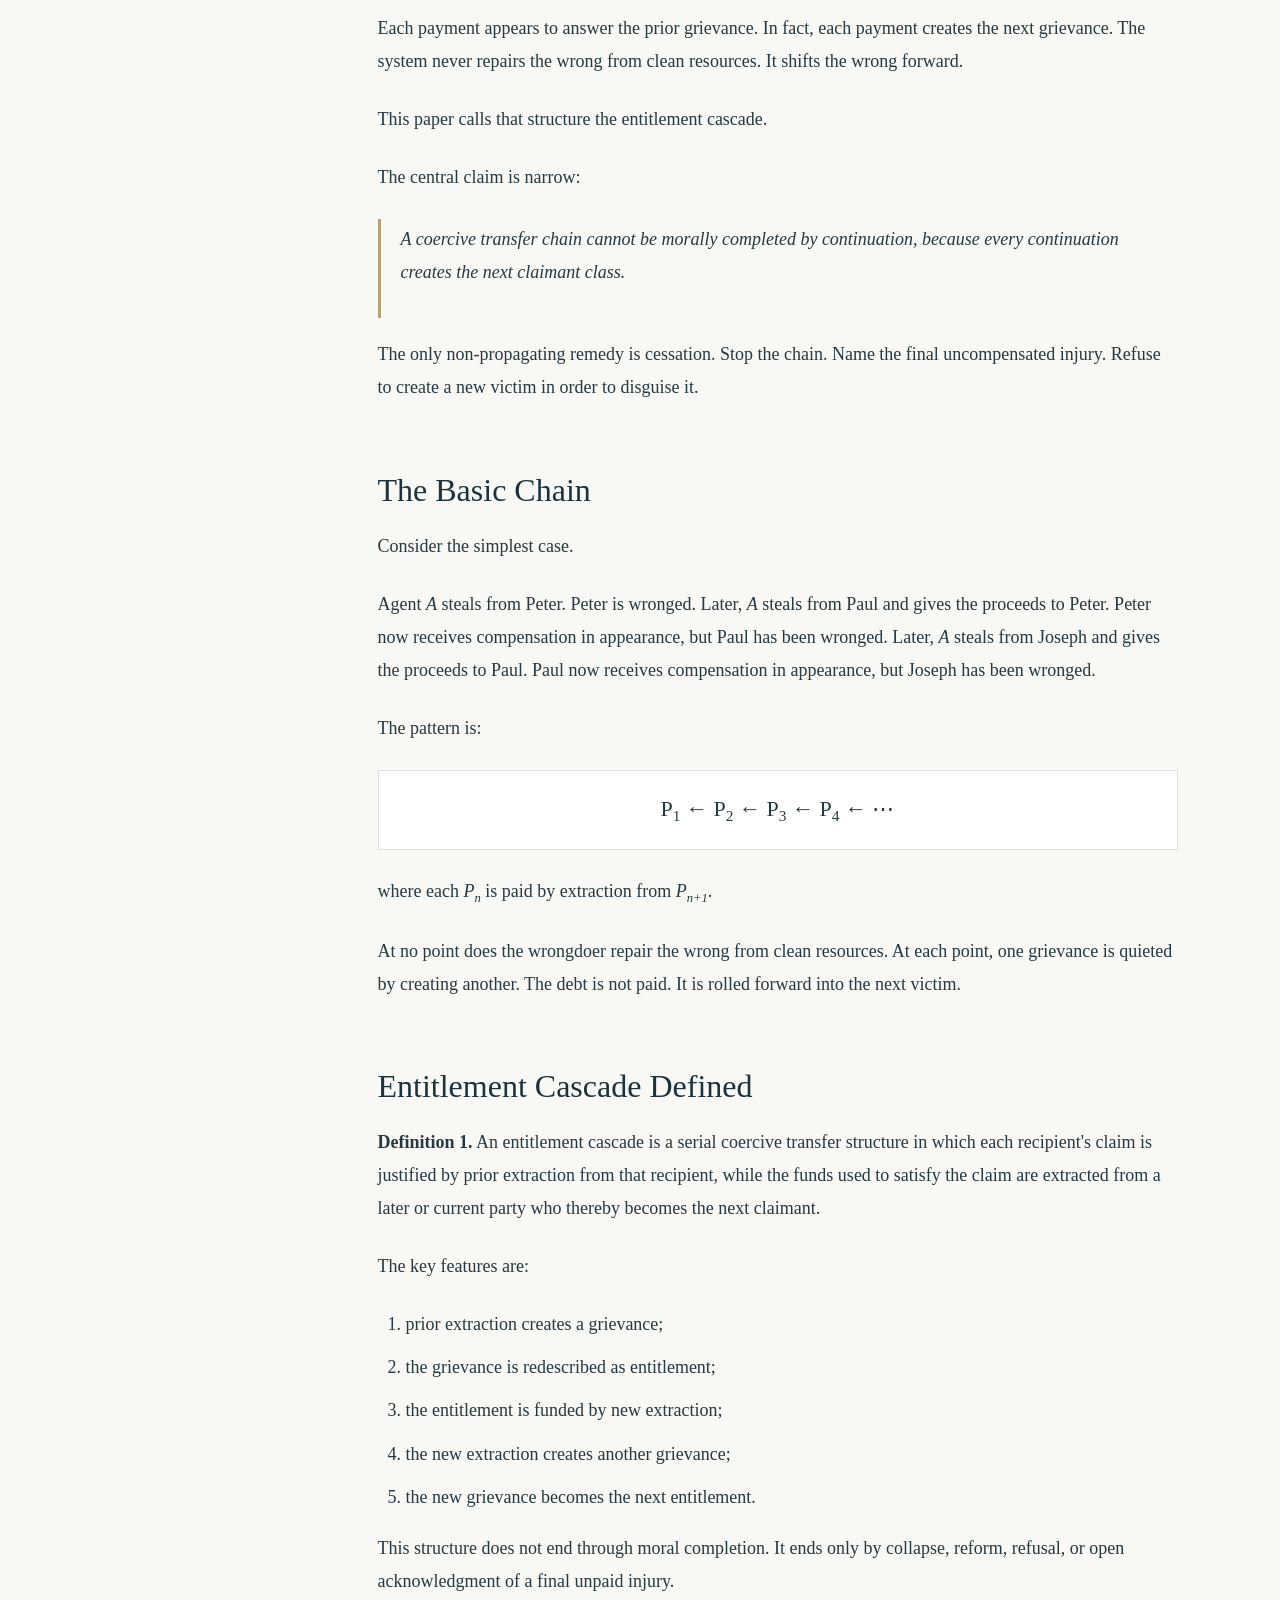
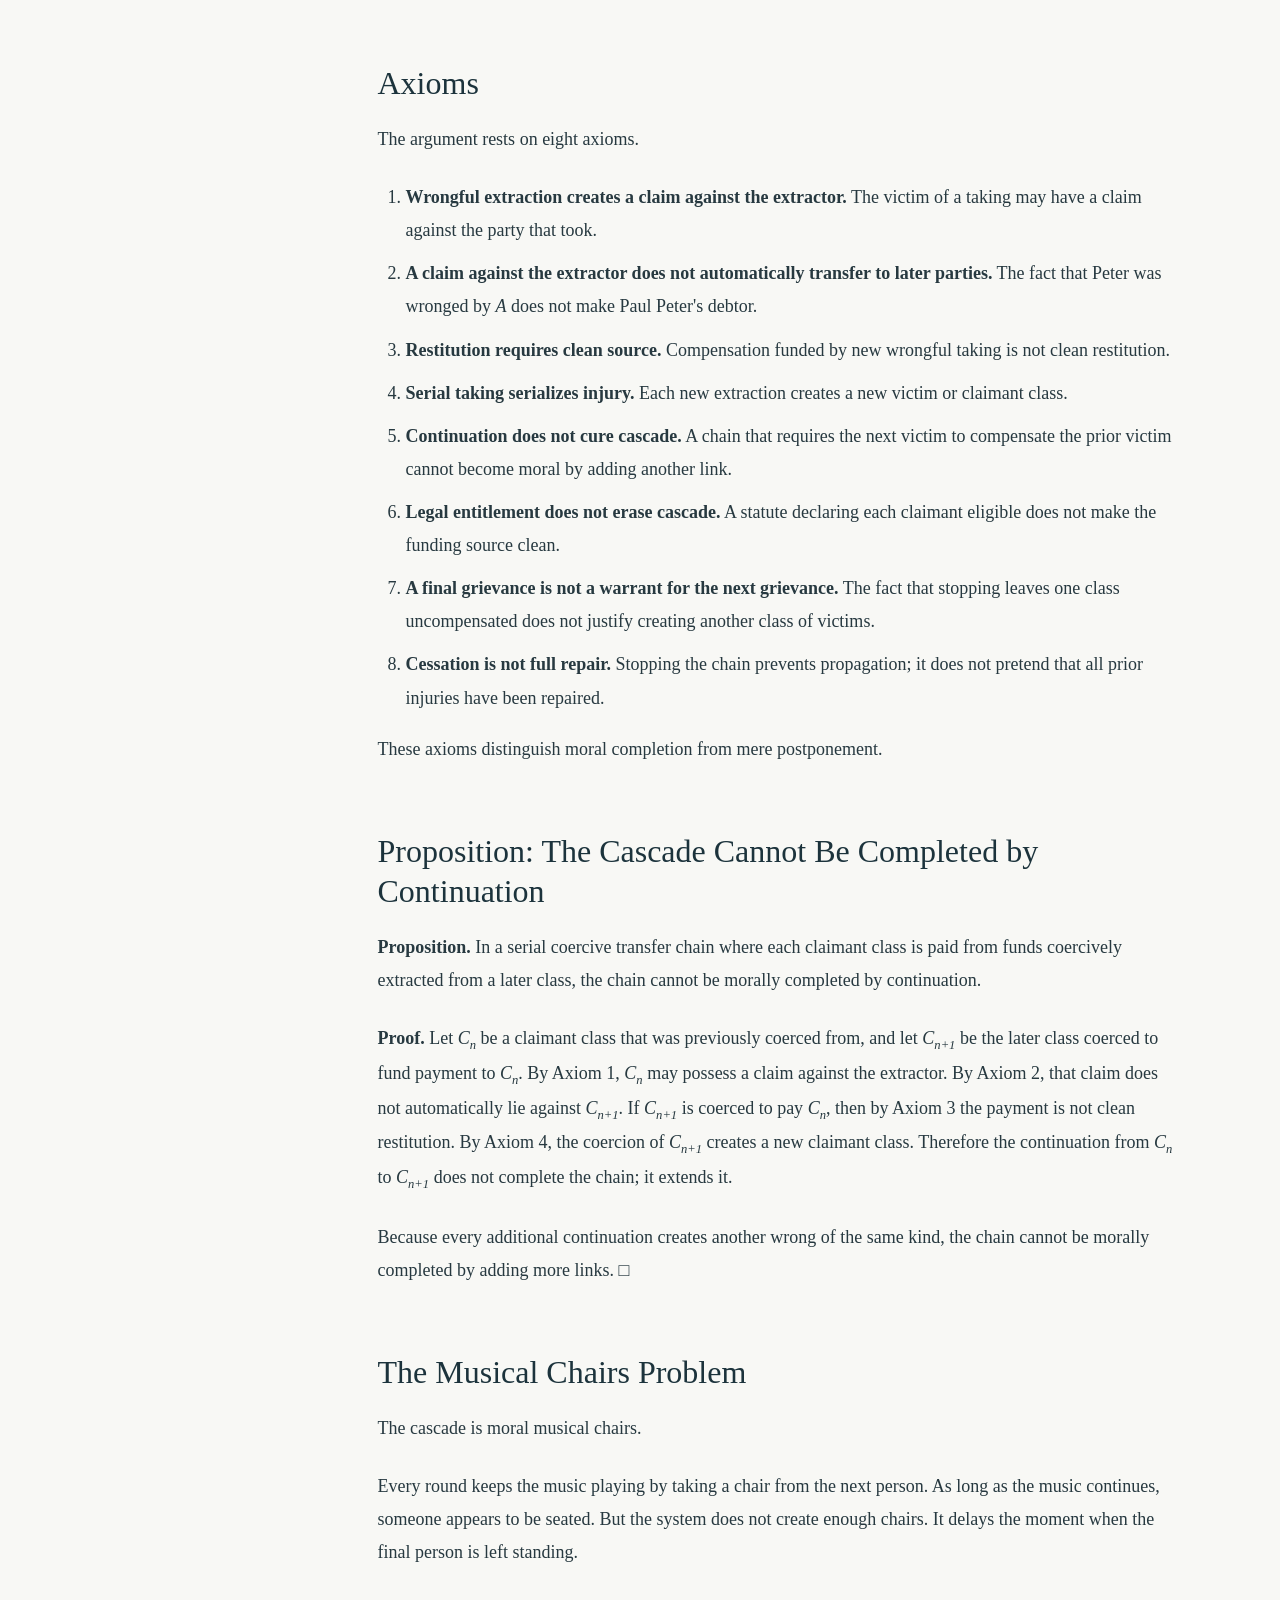
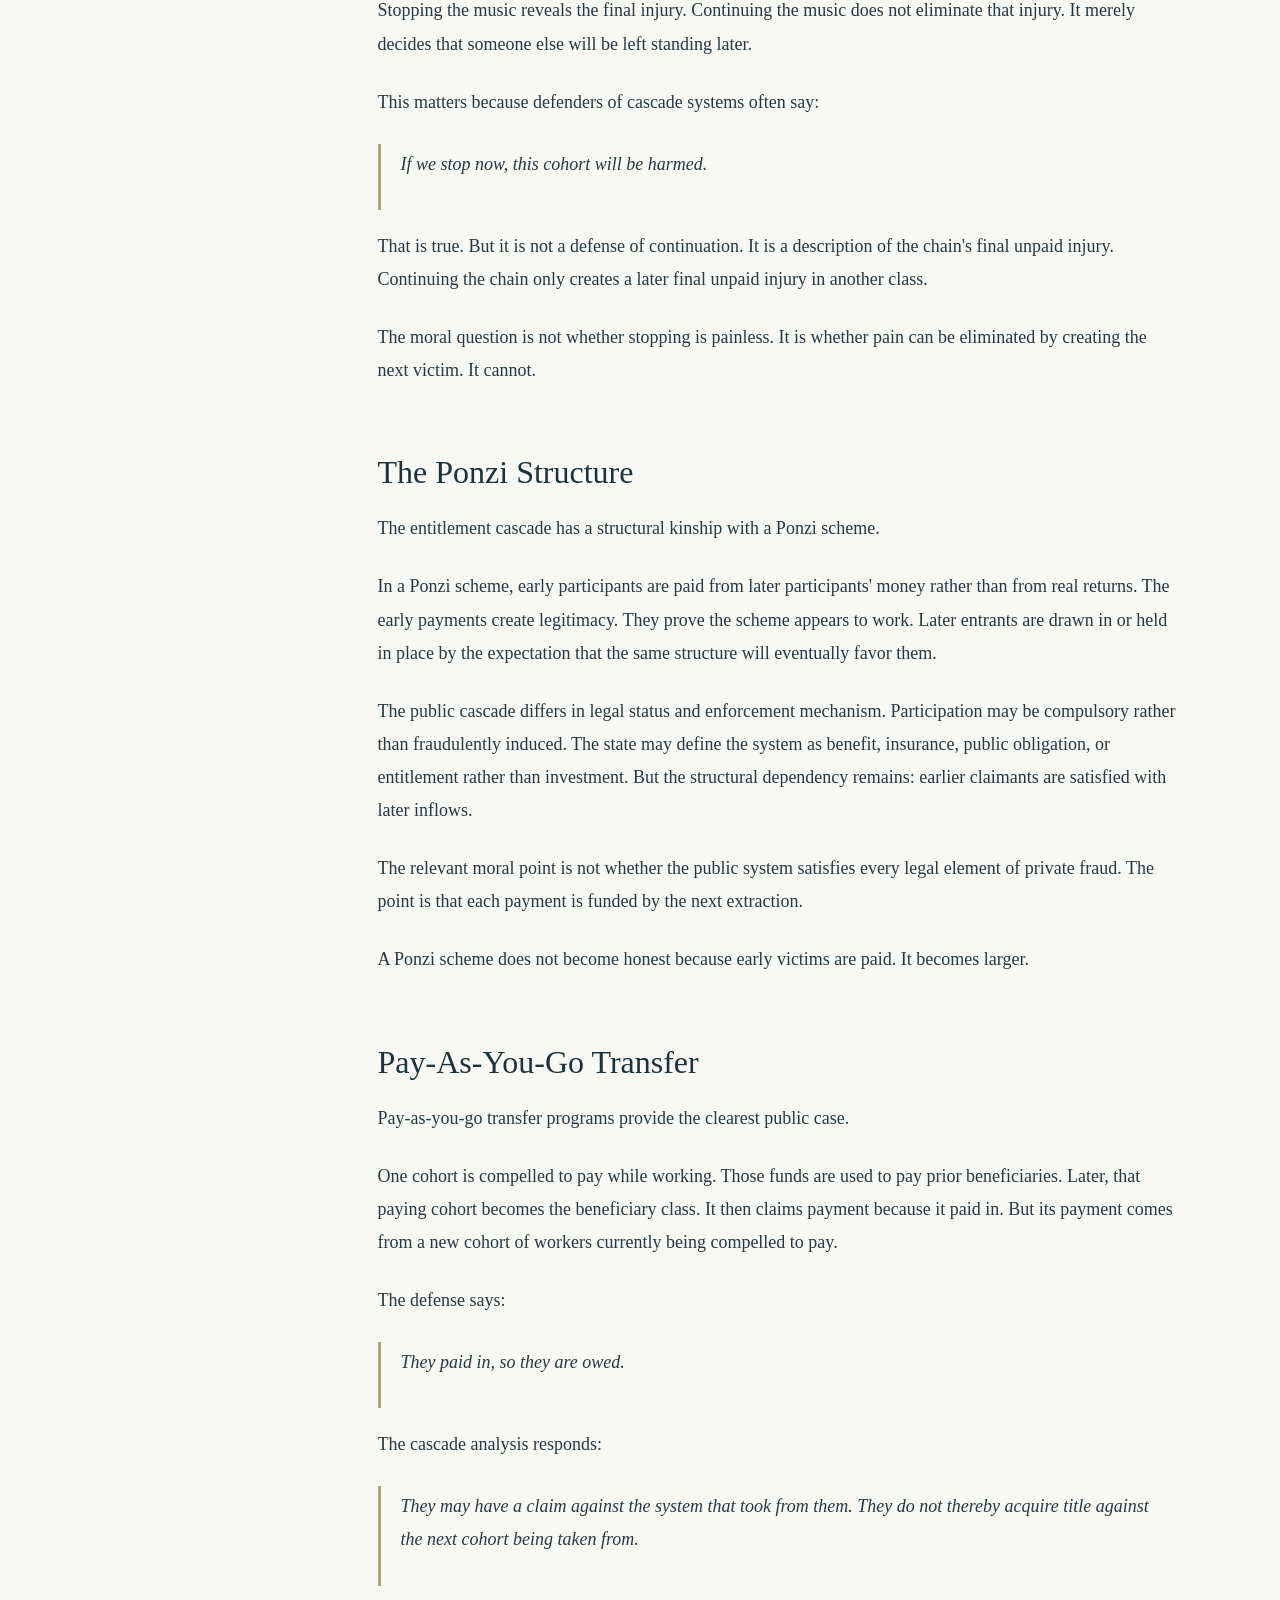
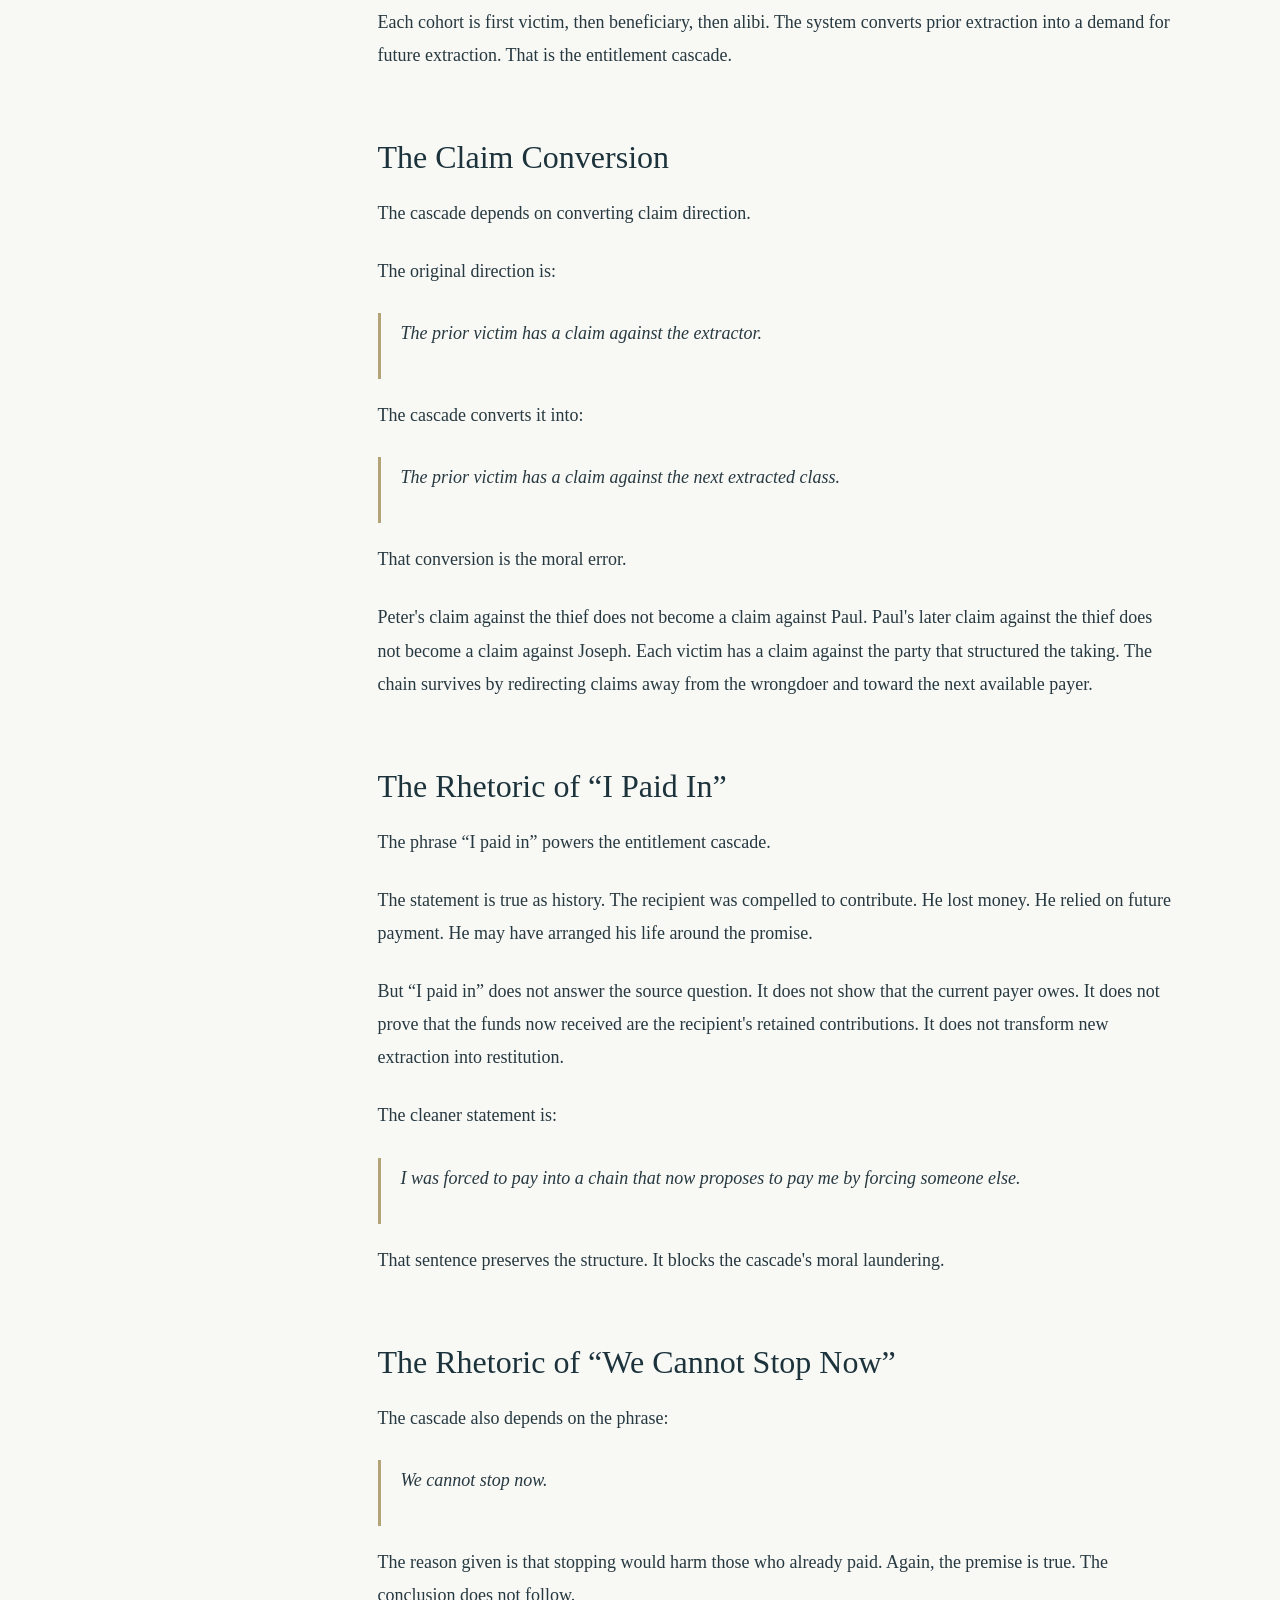
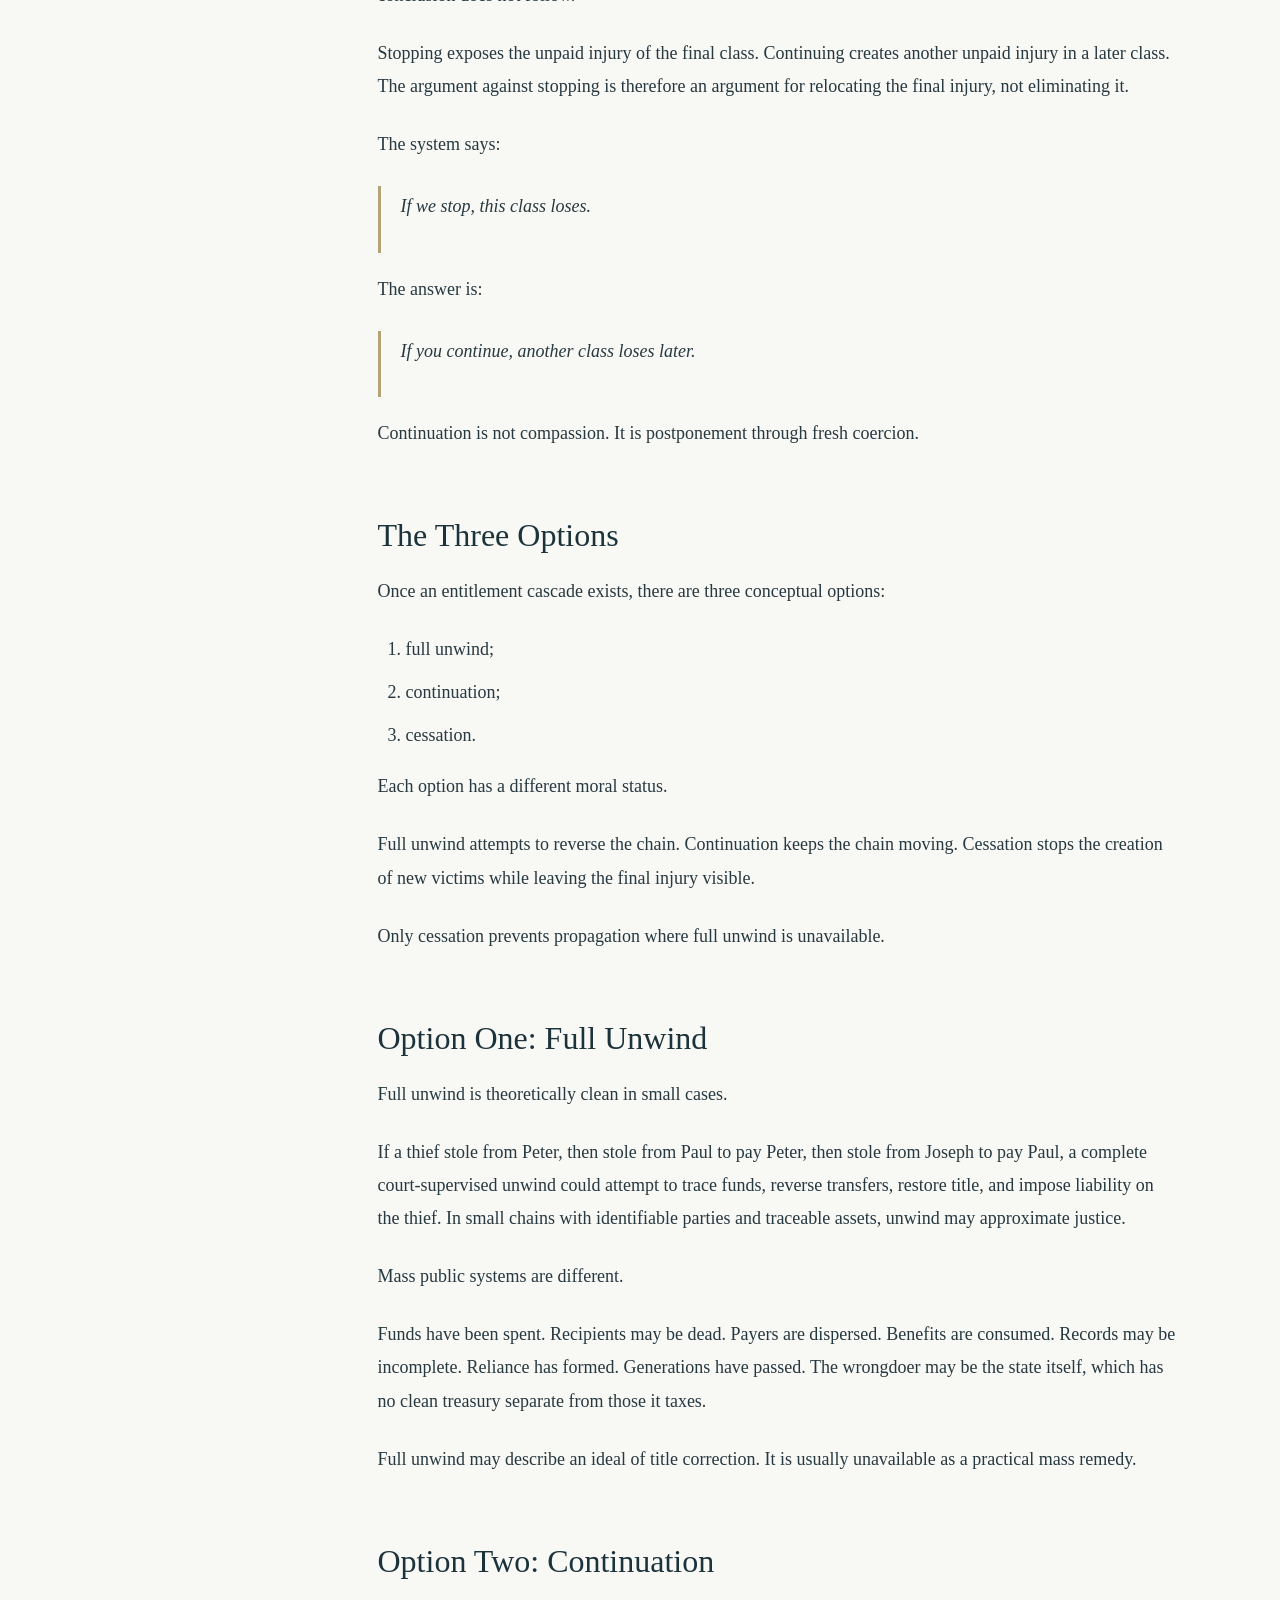
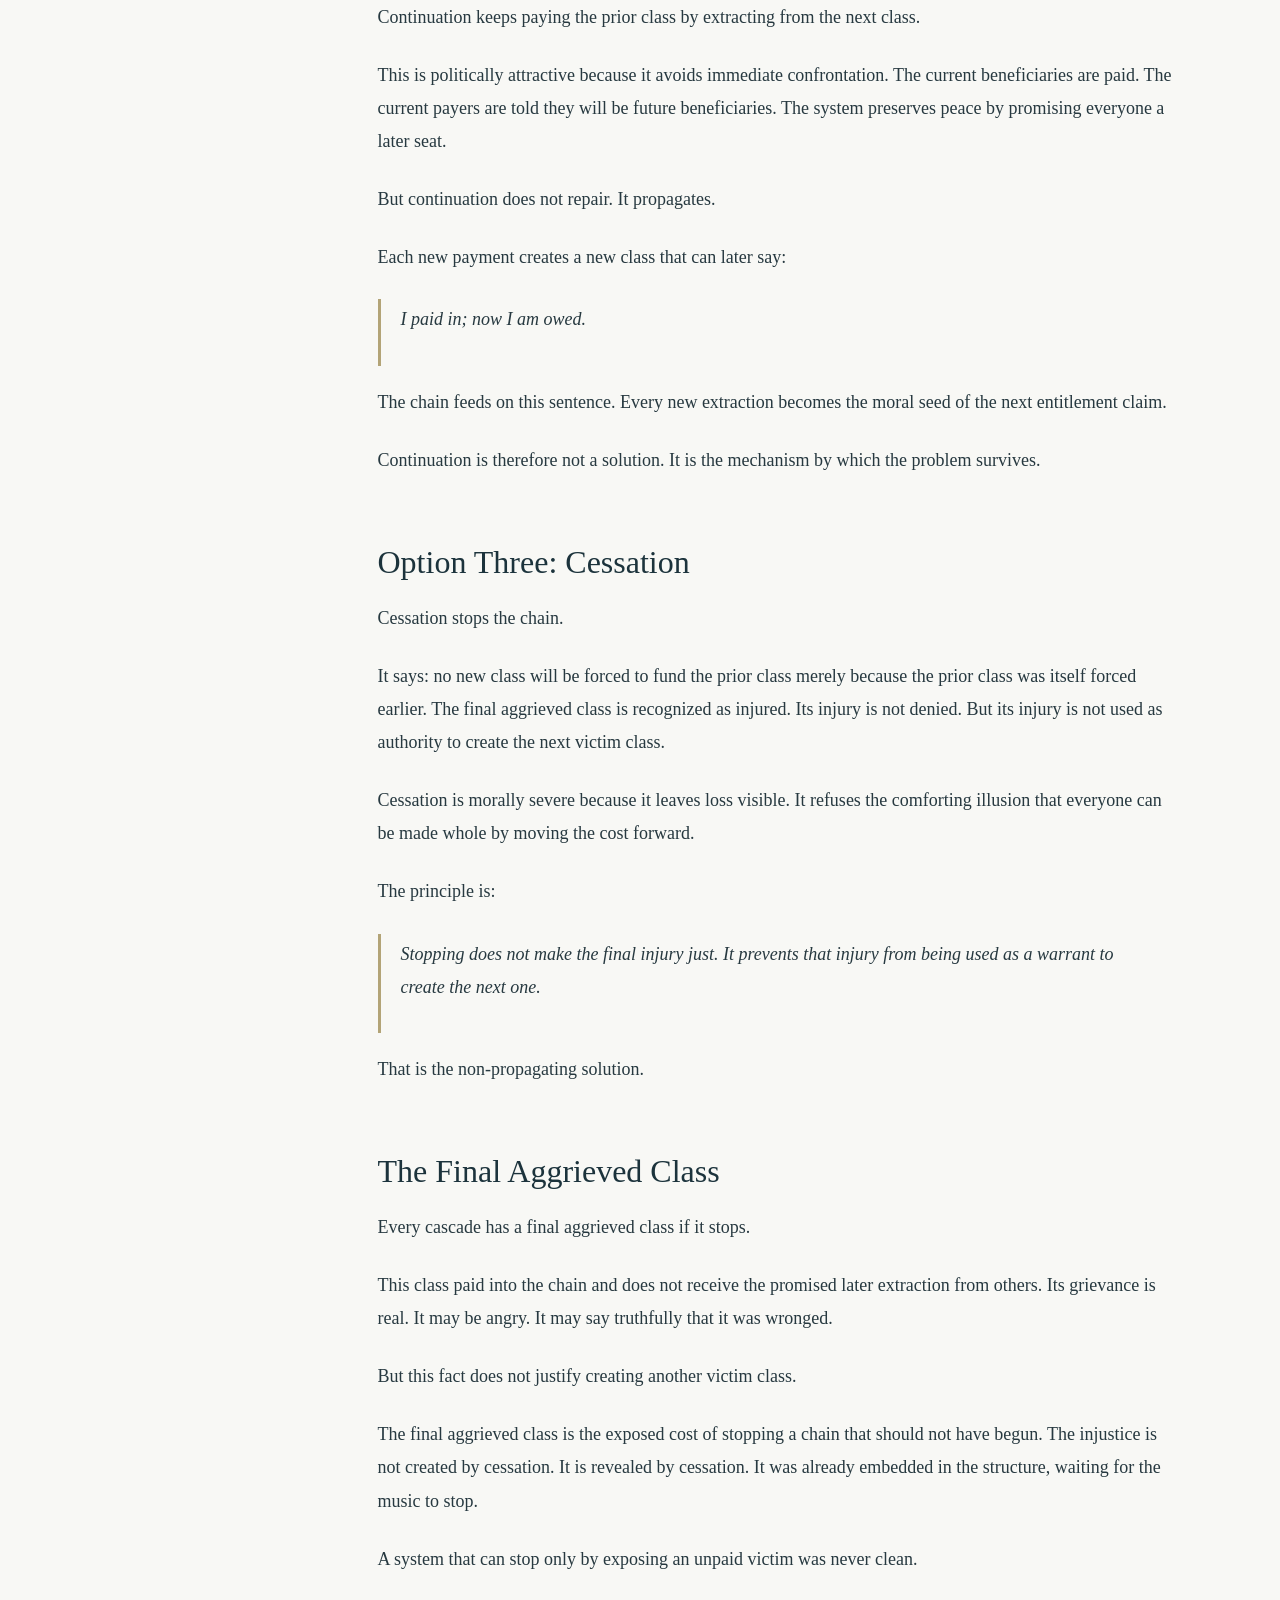
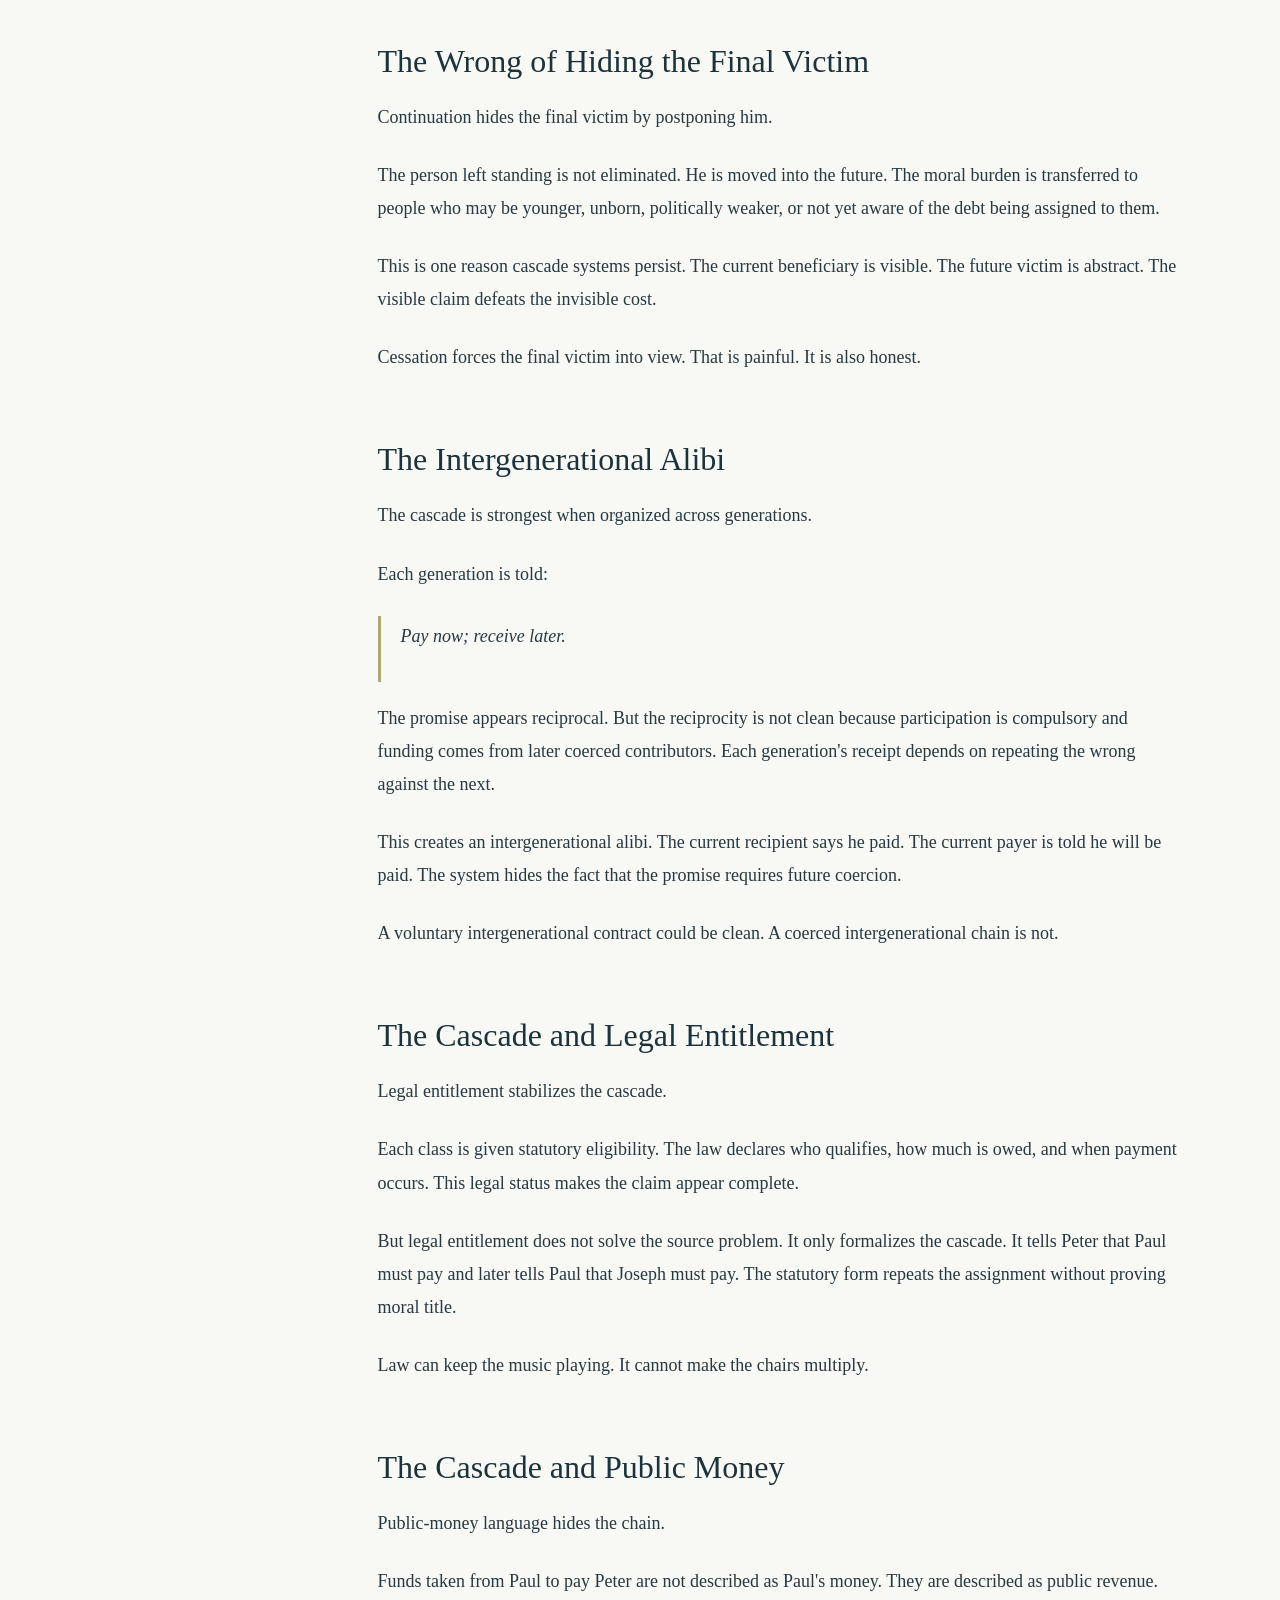
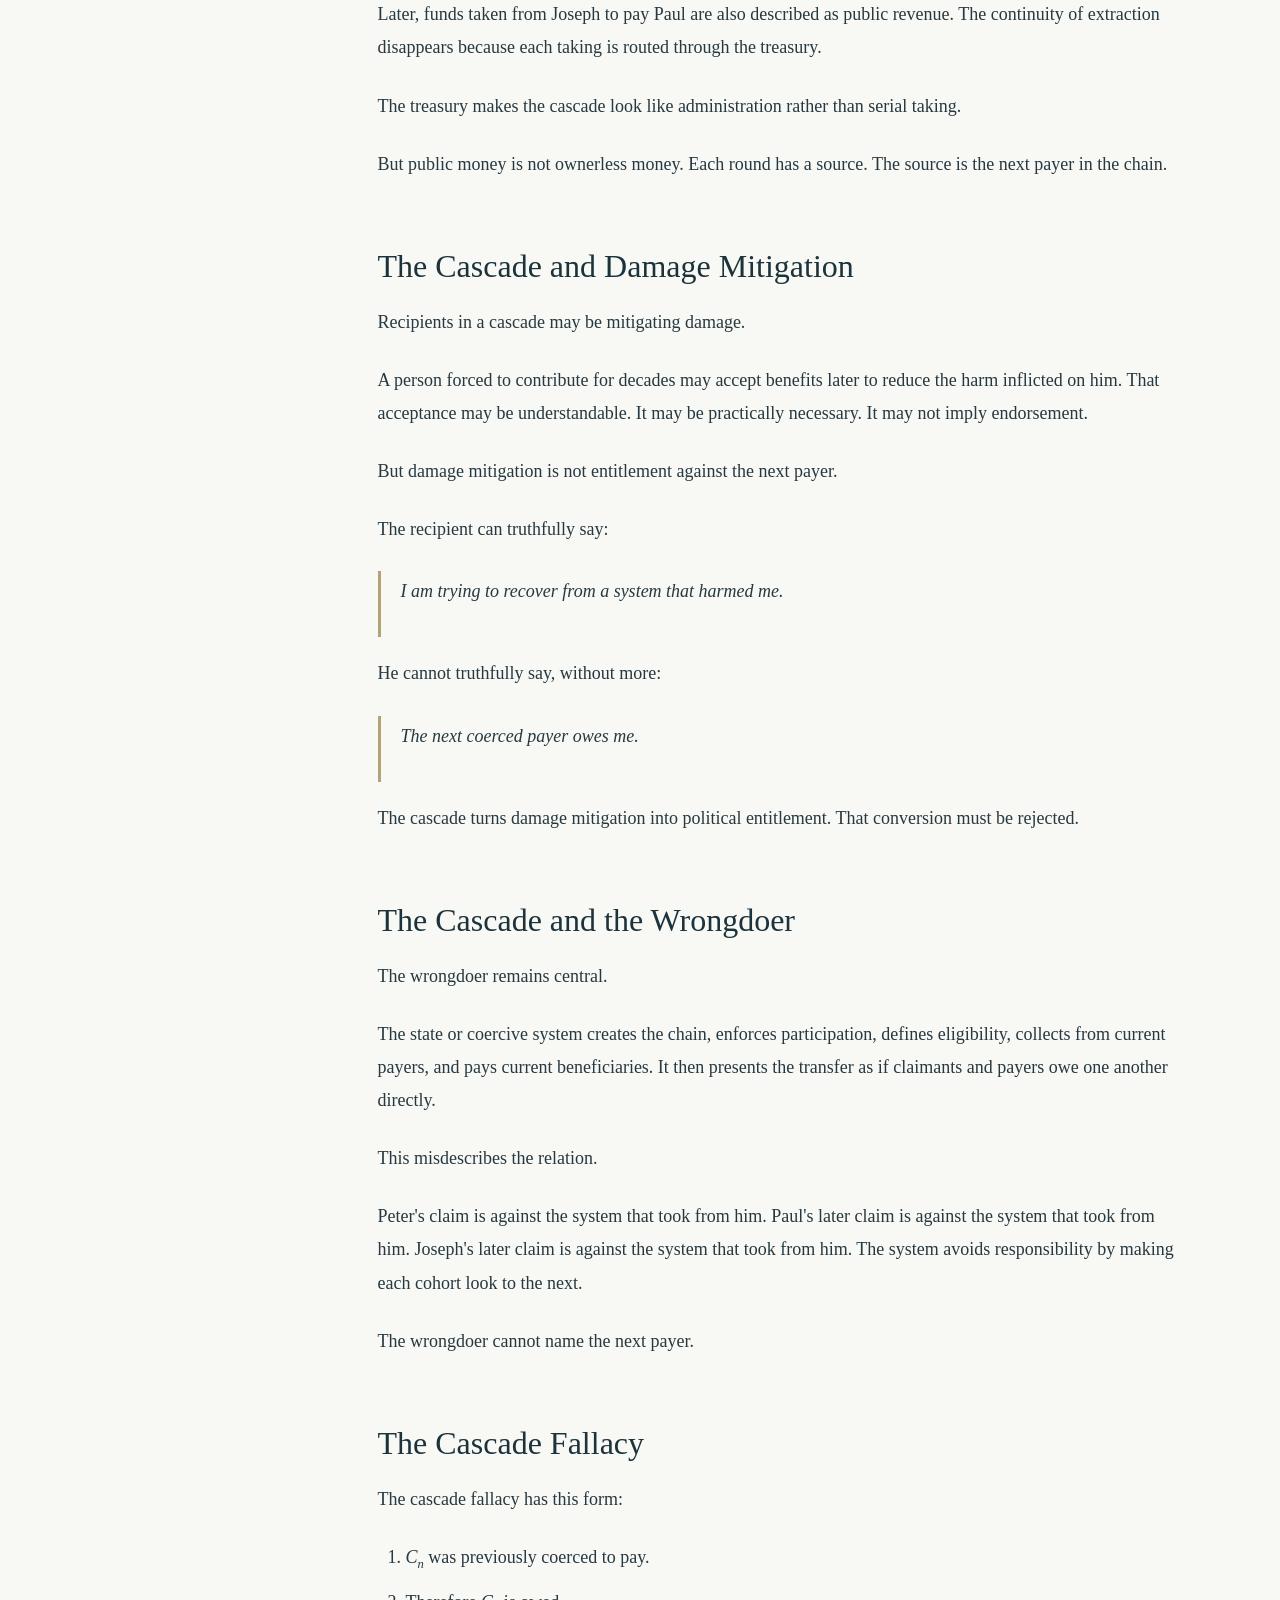
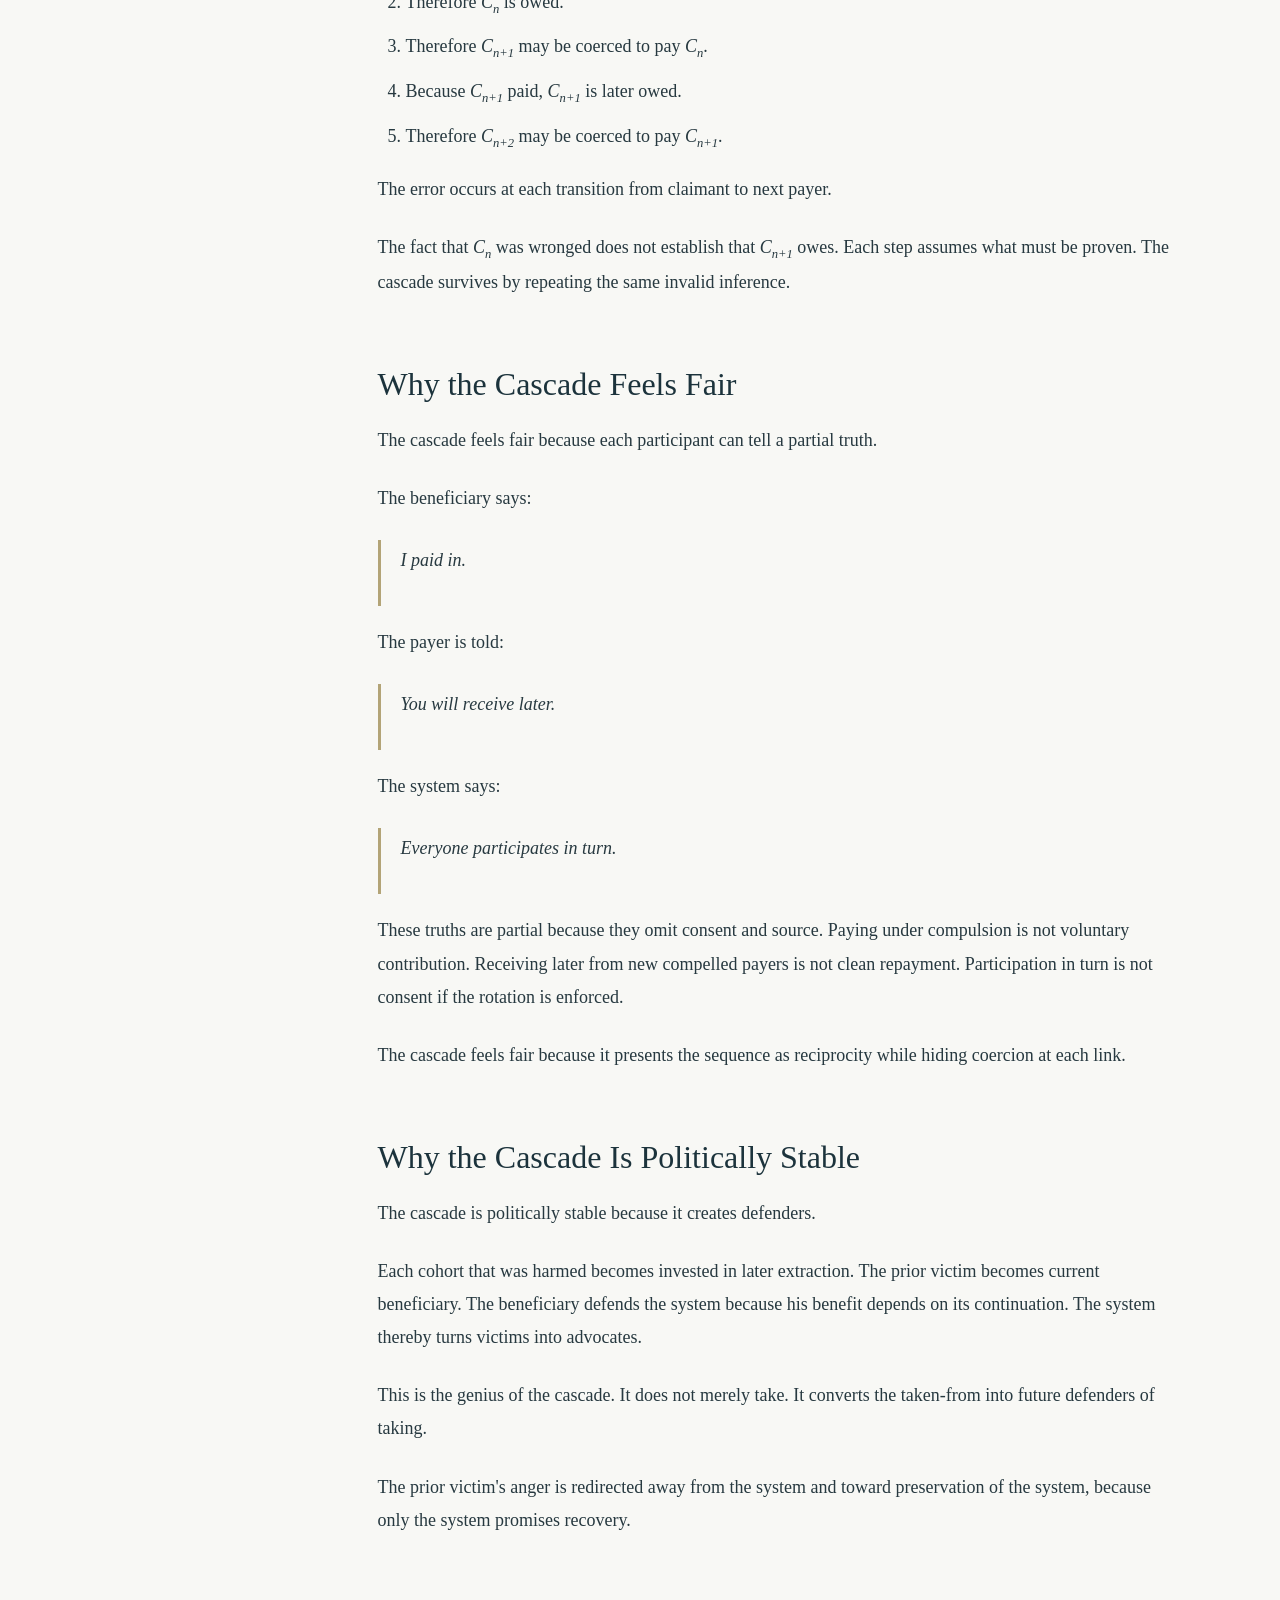
<file: papers/econ-24-entitlement-cascade.html>
<!doctype html>
<html lang="en"><head><meta charset="utf-8"><meta name="viewport" content="width=device-width,initial-scale=1">
<title>The Entitlement Cascade — ECON 24 Draft | J. Christian McKinley</title>
<meta name="description" content="Full ECON 24 working draft: The Entitlement Cascade: Why Future Theft Cannot Complete Past Restitution, by J. Christian McKinley.">
<link rel="stylesheet" href="../assets/style.css">
<style>.paper-quote{border-left:3px solid #b3a477;padding:4px 20px;margin:20px 0;font-style:italic}.paper-list{padding-left:28px}.paper-list li{margin:10px 0}.toc{max-height:calc(100vh - 60px);overflow-y:auto}.equation{background:#fff;border:1px solid #dce2df;padding:18px 12px;text-align:center;margin:25px 0;font-size:22px;overflow-x:auto}.math{font-style:italic}.math sub,.equation sub{font-size:70%}@media(max-width:780px){.toc{max-height:none;overflow:visible}}</style>
</head><body>
<a class="skip" href="#manuscript">Skip to manuscript</a>
<header class="topbar"><div class="container topbar-inner"><a class="brand" href="../">J. Christian McKinley</a><nav class="nav" aria-label="Main navigation"><a href="../#about">About</a><a href="../#drafts">Working Drafts</a><a href="../#publications">Publications</a></nav></div></header>
<main id="manuscript" class="paper-wrap"><a class="backlink" href="../#drafts">← Back to working drafts</a>
<header class="paper-top"><span class="tag">Working draft · Not deposited on Zenodo</span>
<h1>The Entitlement Cascade</h1><p class="subtitle">Why Future Theft Cannot Complete Past Restitution</p>
<p class="paper-byline"><strong>J. Christian McKinley</strong> · May 12, 2026 · ECON 24</p>
<div class="paper-actions"><a class="btn" href="econ-24-entitlement-cascade.tex" download>Get original LaTeX</a><button class="btn btn-outline" type="button" onclick="window.print()">Print / Save as PDF</button></div>
<p class="manuscript-notice">This is a working manuscript, not a published Zenodo record. No DOI has been assigned to ECON 24. The downloadable LaTeX reproduces the author's current draft exactly and remains authoritative.</p></header>
<div class="paper-layout"><aside class="toc" aria-label="Table of contents"><strong>On this page</strong><ol><li><a href="#abstract">Abstract</a></li><li><a href="#s1">Introduction</a></li>
<li><a href="#s2">The Basic Chain</a></li>
<li><a href="#s3">Entitlement Cascade Defined</a></li>
<li><a href="#s4">Axioms</a></li>
<li><a href="#s5">Proposition: The Cascade Cannot Be Completed by Continuation</a></li>
<li><a href="#s6">The Musical Chairs Problem</a></li>
<li><a href="#s7">The Ponzi Structure</a></li>
<li><a href="#s8">Pay-As-You-Go Transfer</a></li>
<li><a href="#s9">The Claim Conversion</a></li>
<li><a href="#s10">The Rhetoric of “I Paid In”</a></li>
<li><a href="#s11">The Rhetoric of “We Cannot Stop Now”</a></li>
<li><a href="#s12">The Three Options</a></li>
<li><a href="#s13">Option One: Full Unwind</a></li>
<li><a href="#s14">Option Two: Continuation</a></li>
<li><a href="#s15">Option Three: Cessation</a></li>
<li><a href="#s16">The Final Aggrieved Class</a></li>
<li><a href="#s17">The Wrong of Hiding the Final Victim</a></li>
<li><a href="#s18">The Intergenerational Alibi</a></li>
<li><a href="#s19">The Cascade and Legal Entitlement</a></li>
<li><a href="#s20">The Cascade and Public Money</a></li>
<li><a href="#s21">The Cascade and Damage Mitigation</a></li>
<li><a href="#s22">The Cascade and the Wrongdoer</a></li>
<li><a href="#s23">The Cascade Fallacy</a></li>
<li><a href="#s24">Why the Cascade Feels Fair</a></li>
<li><a href="#s25">Why the Cascade Is Politically Stable</a></li>
<li><a href="#s26">The Moral Cost of Cessation</a></li>
<li><a href="#s27">The Cleanest Possible Cessation</a></li>
<li><a href="#s28">Residual Wrong</a></li>
<li><a href="#s29">The No-New-Victim Rule</a></li>
<li><a href="#s30">Objection: Stopping Cheats the Last Contributors</a></li>
<li><a href="#s31">Objection: The Chain Is Mutual Obligation</a></li>
<li><a href="#s32">Objection: Everyone Benefits from Continuation</a></li>
<li><a href="#s33">Objection: Cessation Is Politically Impossible</a></li>
<li><a href="#s34">Objection: The State Must Honor Its Promises</a></li>
<li><a href="#s35">Objection: Stopping Destroys Trust</a></li>
<li><a href="#s36">Objection: Reform Can Fix the Chain</a></li>
<li><a href="#s37">Relation to Prior Work</a></li>
<li><a href="#s38">Conclusion</a></li><li><a href="#references">References</a></li></ol></aside>
<article class="article"><div class="abstract" id="abstract"><h2>Abstract</h2><p>This paper states a narrow cascade-side no-go: a coercive transfer chain cannot become moral by using each new taking to satisfy the prior victim class. In a serial structure where Peter is wronged, Paul is later coerced to compensate Peter, Joseph is later coerced to compensate Paul, and so on, each apparent act of repair creates the next grievance. The result is not restitution but entitlement cascade: a sequence in which every prior extraction becomes the rhetorical basis for the next extraction. The system purchases peace with one claimant class by creating another claimant class downstream. The familiar pay-as-you-go defense follows this pattern: one cohort is told it is owed because it was previously forced to pay, and the next cohort is forced to satisfy that claim. Continuing the chain cannot complete the injustice because every continuation generates the next unpaid injury. Full unwind may be theoretically clean but practically unavailable in mass systems. The only non-propagating remedy is cessation: stop the chain, recognize the final aggrieved class, and refuse to create new victims to hide the prior wrong.</p></div>
<h2 id="s1">Introduction</h2>
<p>Future theft cannot complete past restitution.</p>
<p>A coercive transfer chain creates a special moral problem. The first taking creates a victim. The next taking is justified as compensation for the first victim. That second taking creates a new victim. The third taking is justified as compensation for the second victim. The chain continues, with each round of extraction producing the next entitlement claim.</p>
<p>This is not restitution. It is cascade.</p>
<p>The structure can be stated simply:</p>
<blockquote class="paper-quote"><p>Steal from Peter. Later steal from Paul to pay Peter. Later steal from Joseph to pay Paul. Later steal from another to pay Joseph.</p></blockquote>
<p>Each payment appears to answer the prior grievance. In fact, each payment creates the next grievance. The system never repairs the wrong from clean resources. It shifts the wrong forward.</p>
<p>This paper calls that structure the entitlement cascade.</p>
<p>The central claim is narrow:</p>
<blockquote class="paper-quote"><p>A coercive transfer chain cannot be morally completed by continuation, because every continuation creates the next claimant class.</p></blockquote>
<p>The only non-propagating remedy is cessation. Stop the chain. Name the final uncompensated injury. Refuse to create a new victim in order to disguise it.</p>
<h2 id="s2">The Basic Chain</h2>
<p>Consider the simplest case.</p>
<p>Agent <span class="math">A</span> steals from Peter. Peter is wronged. Later, <span class="math">A</span> steals from Paul and gives the proceeds to Peter. Peter now receives compensation in appearance, but Paul has been wronged. Later, <span class="math">A</span> steals from Joseph and gives the proceeds to Paul. Paul now receives compensation in appearance, but Joseph has been wronged.</p>
<p>The pattern is:</p>
<div class="equation" aria-label="P_1 \leftarrow P_2 \leftarrow P_3 \leftarrow P_4 \leftarrow \cdots">P<sub>1</sub> ← P<sub>2</sub> ← P<sub>3</sub> ← P<sub>4</sub> ← ⋯</div>
<p>where each <span class="math">P<sub>n</sub></span> is paid by extraction from <span class="math">P<sub>n+1</sub></span>.</p>
<p>At no point does the wrongdoer repair the wrong from clean resources. At each point, one grievance is quieted by creating another. The debt is not paid. It is rolled forward into the next victim.</p>
<h2 id="s3">Entitlement Cascade Defined</h2>
<p><strong>Definition 1.</strong> An entitlement cascade is a serial coercive transfer structure in which each recipient's claim is justified by prior extraction from that recipient, while the funds used to satisfy the claim are extracted from a later or current party who thereby becomes the next claimant.</p>
<p>The key features are:</p>
<ol class="paper-list">
<li>prior extraction creates a grievance;</li>
<li>the grievance is redescribed as entitlement;</li>
<li>the entitlement is funded by new extraction;</li>
<li>the new extraction creates another grievance;</li>
<li>the new grievance becomes the next entitlement.</li>
</ol>
<p>This structure does not end through moral completion. It ends only by collapse, reform, refusal, or open acknowledgment of a final unpaid injury.</p>
<h2 id="s4">Axioms</h2>
<p>The argument rests on eight axioms.</p>
<ol class="paper-list">
<li><strong>Wrongful extraction creates a claim against the extractor.</strong> The victim of a taking may have a claim against the party that took.</li>
<li><strong>A claim against the extractor does not automatically transfer to later parties.</strong> The fact that Peter was wronged by <span class="math">A</span> does not make Paul Peter's debtor.</li>
<li><strong>Restitution requires clean source.</strong> Compensation funded by new wrongful taking is not clean restitution.</li>
<li><strong>Serial taking serializes injury.</strong> Each new extraction creates a new victim or claimant class.</li>
<li><strong>Continuation does not cure cascade.</strong> A chain that requires the next victim to compensate the prior victim cannot become moral by adding another link.</li>
<li><strong>Legal entitlement does not erase cascade.</strong> A statute declaring each claimant eligible does not make the funding source clean.</li>
<li><strong>A final grievance is not a warrant for the next grievance.</strong> The fact that stopping leaves one class uncompensated does not justify creating another class of victims.</li>
<li><strong>Cessation is not full repair.</strong> Stopping the chain prevents propagation; it does not pretend that all prior injuries have been repaired.</li>
</ol>
<p>These axioms distinguish moral completion from mere postponement.</p>
<h2 id="s5">Proposition: The Cascade Cannot Be Completed by Continuation</h2>
<p><strong>Proposition.</strong> In a serial coercive transfer chain where each claimant class is paid from funds coercively extracted from a later class, the chain cannot be morally completed by continuation.</p>
<p><strong>Proof.</strong> Let <span class="math">C<sub>n</sub></span> be a claimant class that was previously coerced from, and let <span class="math">C<sub>n+1</sub></span> be the later class coerced to fund payment to <span class="math">C<sub>n</sub></span>. By Axiom 1, <span class="math">C<sub>n</sub></span> may possess a claim against the extractor. By Axiom 2, that claim does not automatically lie against <span class="math">C<sub>n+1</sub></span>. If <span class="math">C<sub>n+1</sub></span> is coerced to pay <span class="math">C<sub>n</sub></span>, then by Axiom 3 the payment is not clean restitution. By Axiom 4, the coercion of <span class="math">C<sub>n+1</sub></span> creates a new claimant class. Therefore the continuation from <span class="math">C<sub>n</sub></span> to <span class="math">C<sub>n+1</sub></span> does not complete the chain; it extends it.</p>
<p>Because every additional continuation creates another wrong of the same kind, the chain cannot be morally completed by adding more links. <span class="math">□</span></p>
<h2 id="s6">The Musical Chairs Problem</h2>
<p>The cascade is moral musical chairs.</p>
<p>Every round keeps the music playing by taking a chair from the next person. As long as the music continues, someone appears to be seated. But the system does not create enough chairs. It delays the moment when the final person is left standing.</p>
<p>Stopping the music reveals the final injury. Continuing the music does not eliminate that injury. It merely decides that someone else will be left standing later.</p>
<p>This matters because defenders of cascade systems often say:</p>
<blockquote class="paper-quote"><p>If we stop now, this cohort will be harmed.</p></blockquote>
<p>That is true. But it is not a defense of continuation. It is a description of the chain's final unpaid injury. Continuing the chain only creates a later final unpaid injury in another class.</p>
<p>The moral question is not whether stopping is painless. It is whether pain can be eliminated by creating the next victim. It cannot.</p>
<h2 id="s7">The Ponzi Structure</h2>
<p>The entitlement cascade has a structural kinship with a Ponzi scheme.</p>
<p>In a Ponzi scheme, early participants are paid from later participants' money rather than from real returns. The early payments create legitimacy. They prove the scheme appears to work. Later entrants are drawn in or held in place by the expectation that the same structure will eventually favor them.</p>
<p>The public cascade differs in legal status and enforcement mechanism. Participation may be compulsory rather than fraudulently induced. The state may define the system as benefit, insurance, public obligation, or entitlement rather than investment. But the structural dependency remains: earlier claimants are satisfied with later inflows.</p>
<p>The relevant moral point is not whether the public system satisfies every legal element of private fraud. The point is that each payment is funded by the next extraction.</p>
<p>A Ponzi scheme does not become honest because early victims are paid. It becomes larger.</p>
<h2 id="s8">Pay-As-You-Go Transfer</h2>
<p>Pay-as-you-go transfer programs provide the clearest public case.</p>
<p>One cohort is compelled to pay while working. Those funds are used to pay prior beneficiaries. Later, that paying cohort becomes the beneficiary class. It then claims payment because it paid in. But its payment comes from a new cohort of workers currently being compelled to pay.</p>
<p>The defense says:</p>
<blockquote class="paper-quote"><p>They paid in, so they are owed.</p></blockquote>
<p>The cascade analysis responds:</p>
<blockquote class="paper-quote"><p>They may have a claim against the system that took from them. They do not thereby acquire title against the next cohort being taken from.</p></blockquote>
<p>Each cohort is first victim, then beneficiary, then alibi. The system converts prior extraction into a demand for future extraction. That is the entitlement cascade.</p>
<h2 id="s9">The Claim Conversion</h2>
<p>The cascade depends on converting claim direction.</p>
<p>The original direction is:</p>
<blockquote class="paper-quote"><p>The prior victim has a claim against the extractor.</p></blockquote>
<p>The cascade converts it into:</p>
<blockquote class="paper-quote"><p>The prior victim has a claim against the next extracted class.</p></blockquote>
<p>That conversion is the moral error.</p>
<p>Peter's claim against the thief does not become a claim against Paul. Paul's later claim against the thief does not become a claim against Joseph. Each victim has a claim against the party that structured the taking. The chain survives by redirecting claims away from the wrongdoer and toward the next available payer.</p>
<h2 id="s10">The Rhetoric of “I Paid In”</h2>
<p>The phrase “I paid in” powers the entitlement cascade.</p>
<p>The statement is true as history. The recipient was compelled to contribute. He lost money. He relied on future payment. He may have arranged his life around the promise.</p>
<p>But “I paid in” does not answer the source question. It does not show that the current payer owes. It does not prove that the funds now received are the recipient's retained contributions. It does not transform new extraction into restitution.</p>
<p>The cleaner statement is:</p>
<blockquote class="paper-quote"><p>I was forced to pay into a chain that now proposes to pay me by forcing someone else.</p></blockquote>
<p>That sentence preserves the structure. It blocks the cascade's moral laundering.</p>
<h2 id="s11">The Rhetoric of “We Cannot Stop Now”</h2>
<p>The cascade also depends on the phrase:</p>
<blockquote class="paper-quote"><p>We cannot stop now.</p></blockquote>
<p>The reason given is that stopping would harm those who already paid. Again, the premise is true. The conclusion does not follow.</p>
<p>Stopping exposes the unpaid injury of the final class. Continuing creates another unpaid injury in a later class. The argument against stopping is therefore an argument for relocating the final injury, not eliminating it.</p>
<p>The system says:</p>
<blockquote class="paper-quote"><p>If we stop, this class loses.</p></blockquote>
<p>The answer is:</p>
<blockquote class="paper-quote"><p>If you continue, another class loses later.</p></blockquote>
<p>Continuation is not compassion. It is postponement through fresh coercion.</p>
<h2 id="s12">The Three Options</h2>
<p>Once an entitlement cascade exists, there are three conceptual options:</p>
<ol class="paper-list">
<li>full unwind;</li>
<li>continuation;</li>
<li>cessation.</li>
</ol>
<p>Each option has a different moral status.</p>
<p>Full unwind attempts to reverse the chain. Continuation keeps the chain moving. Cessation stops the creation of new victims while leaving the final injury visible.</p>
<p>Only cessation prevents propagation where full unwind is unavailable.</p>
<h2 id="s13">Option One: Full Unwind</h2>
<p>Full unwind is theoretically clean in small cases.</p>
<p>If a thief stole from Peter, then stole from Paul to pay Peter, then stole from Joseph to pay Paul, a complete court-supervised unwind could attempt to trace funds, reverse transfers, restore title, and impose liability on the thief. In small chains with identifiable parties and traceable assets, unwind may approximate justice.</p>
<p>Mass public systems are different.</p>
<p>Funds have been spent. Recipients may be dead. Payers are dispersed. Benefits are consumed. Records may be incomplete. Reliance has formed. Generations have passed. The wrongdoer may be the state itself, which has no clean treasury separate from those it taxes.</p>
<p>Full unwind may describe an ideal of title correction. It is usually unavailable as a practical mass remedy.</p>
<h2 id="s14">Option Two: Continuation</h2>
<p>Continuation keeps paying the prior class by extracting from the next class.</p>
<p>This is politically attractive because it avoids immediate confrontation. The current beneficiaries are paid. The current payers are told they will be future beneficiaries. The system preserves peace by promising everyone a later seat.</p>
<p>But continuation does not repair. It propagates.</p>
<p>Each new payment creates a new class that can later say:</p>
<blockquote class="paper-quote"><p>I paid in; now I am owed.</p></blockquote>
<p>The chain feeds on this sentence. Every new extraction becomes the moral seed of the next entitlement claim.</p>
<p>Continuation is therefore not a solution. It is the mechanism by which the problem survives.</p>
<h2 id="s15">Option Three: Cessation</h2>
<p>Cessation stops the chain.</p>
<p>It says: no new class will be forced to fund the prior class merely because the prior class was itself forced earlier. The final aggrieved class is recognized as injured. Its injury is not denied. But its injury is not used as authority to create the next victim class.</p>
<p>Cessation is morally severe because it leaves loss visible. It refuses the comforting illusion that everyone can be made whole by moving the cost forward.</p>
<p>The principle is:</p>
<blockquote class="paper-quote"><p>Stopping does not make the final injury just. It prevents that injury from being used as a warrant to create the next one.</p></blockquote>
<p>That is the non-propagating solution.</p>
<h2 id="s16">The Final Aggrieved Class</h2>
<p>Every cascade has a final aggrieved class if it stops.</p>
<p>This class paid into the chain and does not receive the promised later extraction from others. Its grievance is real. It may be angry. It may say truthfully that it was wronged.</p>
<p>But this fact does not justify creating another victim class.</p>
<p>The final aggrieved class is the exposed cost of stopping a chain that should not have begun. The injustice is not created by cessation. It is revealed by cessation. It was already embedded in the structure, waiting for the music to stop.</p>
<p>A system that can stop only by exposing an unpaid victim was never clean.</p>
<h2 id="s17">The Wrong of Hiding the Final Victim</h2>
<p>Continuation hides the final victim by postponing him.</p>
<p>The person left standing is not eliminated. He is moved into the future. The moral burden is transferred to people who may be younger, unborn, politically weaker, or not yet aware of the debt being assigned to them.</p>
<p>This is one reason cascade systems persist. The current beneficiary is visible. The future victim is abstract. The visible claim defeats the invisible cost.</p>
<p>Cessation forces the final victim into view. That is painful. It is also honest.</p>
<h2 id="s18">The Intergenerational Alibi</h2>
<p>The cascade is strongest when organized across generations.</p>
<p>Each generation is told:</p>
<blockquote class="paper-quote"><p>Pay now; receive later.</p></blockquote>
<p>The promise appears reciprocal. But the reciprocity is not clean because participation is compulsory and funding comes from later coerced contributors. Each generation's receipt depends on repeating the wrong against the next.</p>
<p>This creates an intergenerational alibi. The current recipient says he paid. The current payer is told he will be paid. The system hides the fact that the promise requires future coercion.</p>
<p>A voluntary intergenerational contract could be clean. A coerced intergenerational chain is not.</p>
<h2 id="s19">The Cascade and Legal Entitlement</h2>
<p>Legal entitlement stabilizes the cascade.</p>
<p>Each class is given statutory eligibility. The law declares who qualifies, how much is owed, and when payment occurs. This legal status makes the claim appear complete.</p>
<p>But legal entitlement does not solve the source problem. It only formalizes the cascade. It tells Peter that Paul must pay and later tells Paul that Joseph must pay. The statutory form repeats the assignment without proving moral title.</p>
<p>Law can keep the music playing. It cannot make the chairs multiply.</p>
<h2 id="s20">The Cascade and Public Money</h2>
<p>Public-money language hides the chain.</p>
<p>Funds taken from Paul to pay Peter are not described as Paul's money. They are described as public revenue. Later, funds taken from Joseph to pay Paul are also described as public revenue. The continuity of extraction disappears because each taking is routed through the treasury.</p>
<p>The treasury makes the cascade look like administration rather than serial taking.</p>
<p>But public money is not ownerless money. Each round has a source. The source is the next payer in the chain.</p>
<h2 id="s21">The Cascade and Damage Mitigation</h2>
<p>Recipients in a cascade may be mitigating damage.</p>
<p>A person forced to contribute for decades may accept benefits later to reduce the harm inflicted on him. That acceptance may be understandable. It may be practically necessary. It may not imply endorsement.</p>
<p>But damage mitigation is not entitlement against the next payer.</p>
<p>The recipient can truthfully say:</p>
<blockquote class="paper-quote"><p>I am trying to recover from a system that harmed me.</p></blockquote>
<p>He cannot truthfully say, without more:</p>
<blockquote class="paper-quote"><p>The next coerced payer owes me.</p></blockquote>
<p>The cascade turns damage mitigation into political entitlement. That conversion must be rejected.</p>
<h2 id="s22">The Cascade and the Wrongdoer</h2>
<p>The wrongdoer remains central.</p>
<p>The state or coercive system creates the chain, enforces participation, defines eligibility, collects from current payers, and pays current beneficiaries. It then presents the transfer as if claimants and payers owe one another directly.</p>
<p>This misdescribes the relation.</p>
<p>Peter's claim is against the system that took from him. Paul's later claim is against the system that took from him. Joseph's later claim is against the system that took from him. The system avoids responsibility by making each cohort look to the next.</p>
<p>The wrongdoer cannot name the next payer.</p>
<h2 id="s23">The Cascade Fallacy</h2>
<p>The cascade fallacy has this form:</p>
<ol class="paper-list">
<li><span class="math">C<sub>n</sub></span> was previously coerced to pay.</li>
<li>Therefore <span class="math">C<sub>n</sub></span> is owed.</li>
<li>Therefore <span class="math">C<sub>n+1</sub></span> may be coerced to pay <span class="math">C<sub>n</sub></span>.</li>
<li>Because <span class="math">C<sub>n+1</sub></span> paid, <span class="math">C<sub>n+1</sub></span> is later owed.</li>
<li>Therefore <span class="math">C<sub>n+2</sub></span> may be coerced to pay <span class="math">C<sub>n+1</sub></span>.</li>
</ol>
<p>The error occurs at each transition from claimant to next payer.</p>
<p>The fact that <span class="math">C<sub>n</sub></span> was wronged does not establish that <span class="math">C<sub>n+1</sub></span> owes. Each step assumes what must be proven. The cascade survives by repeating the same invalid inference.</p>
<h2 id="s24">Why the Cascade Feels Fair</h2>
<p>The cascade feels fair because each participant can tell a partial truth.</p>
<p>The beneficiary says:</p>
<blockquote class="paper-quote"><p>I paid in.</p></blockquote>
<p>The payer is told:</p>
<blockquote class="paper-quote"><p>You will receive later.</p></blockquote>
<p>The system says:</p>
<blockquote class="paper-quote"><p>Everyone participates in turn.</p></blockquote>
<p>These truths are partial because they omit consent and source. Paying under compulsion is not voluntary contribution. Receiving later from new compelled payers is not clean repayment. Participation in turn is not consent if the rotation is enforced.</p>
<p>The cascade feels fair because it presents the sequence as reciprocity while hiding coercion at each link.</p>
<h2 id="s25">Why the Cascade Is Politically Stable</h2>
<p>The cascade is politically stable because it creates defenders.</p>
<p>Each cohort that was harmed becomes invested in later extraction. The prior victim becomes current beneficiary. The beneficiary defends the system because his benefit depends on its continuation. The system thereby turns victims into advocates.</p>
<p>This is the genius of the cascade. It does not merely take. It converts the taken-from into future defenders of taking.</p>
<p>The prior victim's anger is redirected away from the system and toward preservation of the system, because only the system promises recovery.</p>
<h2 id="s26">The Moral Cost of Cessation</h2>
<p>Cessation has moral cost.</p>
<p>It leaves some people unpaid. It exposes reliance. It disappoints expectations. It reveals that prior contributions were not stored for the contributors. It may produce hardship. It may feel like betrayal.</p>
<p>Those costs are real.</p>
<p>But continuation also has moral cost. It forces new people to pay. It creates the next grievance. It deepens reliance. It enlarges the chain. It pushes the final injury forward.</p>
<p>The choice is not between harm and no harm. It is between recognizing the current residual harm and manufacturing future residual harm.</p>
<h2 id="s27">The Cleanest Possible Cessation</h2>
<p>The cleanest possible cessation follows several rules.</p>
<ol class="paper-list">
<li>Stop new compulsory entry where possible.</li>
<li>Stop representing future theft as earned repayment.</li>
<li>Identify the final aggrieved class honestly.</li>
<li>Use clean sources, if any exist, for partial repair.</li>
<li>Return identifiable funds where possible.</li>
<li>Permit private alternatives immediately.</li>
<li>Refuse to create new victims for the sake of completing an impossible chain.</li>
</ol>
<p>These measures do not make the system's history clean. They prevent additional propagation.</p>
<h2 id="s28">Residual Wrong</h2>
<p>Cessation leaves residual wrong.</p>
<p>Residual wrong is the unpaid injury remaining when an immoral chain stops. It is not a refutation of cessation. It is evidence of the chain's prior immorality.</p>
<p>The residual wrong should be named:</p>
<blockquote class="paper-quote"><p>This class was extracted from and will not receive the promised future extraction from others.</p></blockquote>
<p>That statement is hard. It is also more honest than continuing to pretend the system can make everyone whole by finding the next payer.</p>
<p>Residual wrong is tragedy. Continuation is multiplication.</p>
<h2 id="s29">The No-New-Victim Rule</h2>
<p>The no-new-victim rule is the governing principle of cessation.</p>
<blockquote class="paper-quote"><p>A prior uncompensated injury may not be used to justify creating a new uncompensated injury.</p></blockquote>
<p>This rule does not deny the prior injury. It denies the proposed method of addressing it.</p>
<p>If no clean source exists, then full restitution may be unavailable. That is a painful conclusion. But the absence of clean source does not authorize dirty source. The absence of clean repair does not authorize new theft.</p>
<h2 id="s30">Objection: Stopping Cheats the Last Contributors</h2>
<p>Stopping does leave the last contributors with a grievance. But continuation cheats later contributors.</p>
<p>The objection identifies a real injury and draws the wrong conclusion. It says that because the final contributors are harmed, another class must be harmed to pay them. That repeats the cascade fallacy.</p>
<p>The honest answer is:</p>
<blockquote class="paper-quote"><p>Yes, the last contributors were wronged. No, that wrong does not authorize wronging the next class.</p></blockquote>

<h2 id="s31">Objection: The Chain Is Mutual Obligation</h2>
<p>A defender may say the chain is not theft but mutual obligation across generations.</p>
<p>This would require consent. Without voluntary entry and exit, the chain is not a covenant. It is compulsory rotation. Each cohort is told to pay because prior cohorts paid, and to expect later payment from future cohorts.</p>
<p>Mutual obligation cannot be manufactured by coercion. A compelled chain is not a contract.</p>
<h2 id="s32">Objection: Everyone Benefits from Continuation</h2>
<p>Some benefit from continuation. Others are compelled to fund it. Future persons are burdened. The existence of benefit does not settle title.</p>
<p>The cascade's defenders point to beneficiaries and ignore the next coerced class. But every continuation has both sides. Benefit to one link is funded by injury to the next.</p>
<p>A chain cannot be judged only by the link receiving payment.</p>
<h2 id="s33">Objection: Cessation Is Politically Impossible</h2>
<p>Political difficulty does not alter moral structure.</p>
<p>A system may be hard to stop because beneficiaries are numerous, expectations are entrenched, and the cost of honesty is high. That explains persistence. It does not justify continuation.</p>
<p>A wrong does not become right because many people depend on its continuation.</p>
<h2 id="s34">Objection: The State Must Honor Its Promises</h2>
<p>The state should not make promises that require future coercion.</p>
<p>If the state promised Peter payment from Paul without Paul's consent, the promise itself was defective. A promisor cannot bind an unwilling stranger as future payer. The state's obligation to Peter does not become Paul's obligation merely because the state promised Peter that Paul would be made to pay.</p>
<p>A promise funded by future theft is not a clean promise.</p>
<h2 id="s35">Objection: Stopping Destroys Trust</h2>
<p>Continuing a dirty chain preserves false trust.</p>
<p>It teaches people to trust that the next victim will be found. It treats moral legitimacy as a function of political continuity. It rewards the belief that if one is extracted from long enough, one earns the right to extract from others.</p>
<p>Cessation damages trust in the chain. That trust deserves to be damaged.</p>
<p>A system should not be trusted to pay old claims by creating new ones.</p>
<h2 id="s36">Objection: Reform Can Fix the Chain</h2>
<p>Reform can reduce harm, but reform that preserves the next-victim structure does not fix the chain.</p>
<p>Changing rates, ages, formulas, eligibility, funding labels, or trust-fund accounting may alter distribution. It does not resolve the moral defect if current recipients are still funded by new coerced payers who do not owe them.</p>
<p>A cascade with better accounting is still a cascade.</p>
<h2 id="s37">Relation to Prior Work</h2>
<p>This paper belongs to a sequence on extraction, receipt, restitution, liability, source, title, and consent.</p>
<p>Prior extraction-side analysis classifies taxation as coercive taking under legislative form. Receipt-side analysis argues that prior victimization does not sanitize receipt of currently extracted proceeds. Companion papers argue that pay-as-you-go transfers are corrupt at inception, restitution by new crime is not restitution, reparations funded by new extraction fail the source requirement, good distribution does not clean dirty funds, sympathetic recipients do not create title, state debt does not automatically become taxpayer debt, damage mitigation is not entitlement, the wrongdoer cannot name the payer, legal entitlement is not moral title, public money is not ownerless money, a claim is not a blank check, the beneficiary becomes the alibi, and dirty exit does not prove consent.</p>
<p>The present paper adds the cascade-side result:</p>
<blockquote class="paper-quote"><p>Serial restitution by future theft cannot be morally completed.</p></blockquote>
<p>It explains why stopping the chain, despite leaving a final residual injury, is cleaner than continuing the chain through the next victim.</p>
<h2 id="s38">Conclusion</h2>
<p>The entitlement cascade is the moral structure of serial coercive repair.</p>
<p>One class is wronged. The next class is coerced to compensate it. That next class is then wronged. A later class is coerced to compensate it. Each payment appears to repair the prior injury, but each payment creates the next injury. The chain never reaches clean restitution because it never uses clean source.</p>
<p>The hardest fact is the final aggrieved class. If the chain stops, someone is left standing. That person or class may have paid in, relied, and expected future payment. The grievance is real.</p>
<p>But that grievance is not a warrant to create another one.</p>
<p>Continuing the chain does not repair the injustice. It propagates it. It hides the final victim by moving him into the future. It turns every prior extraction into an argument for the next extraction. It keeps the music playing by guaranteeing that someone else will be left without a chair later.</p>
<p>The clean answer is not painless. It is cessation.</p>
<p>Stop the chain. Name the residual wrong. Use clean sources if any exist. Refuse to create new victims to disguise old injury.</p>
<p>The final rule is plain:</p>
<blockquote class="paper-quote"><p>A system that requires a next victim to compensate the prior victim has no clean moral completion by continuation.</p></blockquote>

<h2 id="references">References</h2><ol class="bibliography"><li>J. C. McKinley, <em>Taxation as Legislated Crime via Majority Hegemony</em>, Zenodo (2026). <a href="https://doi.org/10.5281/zenodo.18530711">https://doi.org/10.5281/zenodo.18530711</a>.</li>
<li>J. C. McKinley, <em>Receipt of Legislated Theft: Why Prior Victimization Does Not Sanitize Currently-Extracted Proceeds</em>, manuscript (2026).</li>
<li>J. C. McKinley, <em>The First Beneficiaries: Why Pay-As-You-Go Transfers Are Corrupt at Inception</em>, manuscript (2026).</li>
<li>J. C. McKinley, <em>Restitution by New Crime Is Not Restitution: A General No-Go on Repairing Prior Wrong Through Fresh Coercion</em>, manuscript (2026).</li>
<li>J. C. McKinley, <em>Reparations from Stolen Funds: Why Historical Wrong Does Not Authorize Current Extraction</em>, manuscript (2026).</li>
<li>J. C. McKinley, <em>After the Theft: Why Good Distribution Does Not Clean Dirty Funds</em>, manuscript (2026).</li>
<li>J. C. McKinley, <em>Sympathetic Recipients and the Laundering of Coercion: Why Need, Victimhood, and Moral Attractiveness Do Not Create Title</em>, manuscript (2026).</li>
<li>J. C. McKinley, <em>The State Owes You; I Do Not: A No-Go on Converting State Debt into Taxpayer Debt</em>, manuscript (2026).</li>
<li>J. C. McKinley, <em>Damage Mitigation Is Not Entitlement: A No-Go on Recasting Survival Inside Coercion as Clean Moral Title</em>, manuscript (2026).</li>
<li>J. C. McKinley, <em>The Wrongdoer Cannot Name the Payer: A No-Go on Assigning Liability to Uninvolved Third Parties</em>, manuscript (2026).</li>
<li>J. C. McKinley, <em>Legal Entitlement Is Not Moral Title: A No-Go on Treating Statutory Eligibility as Ownership</em>, manuscript (2026).</li>
<li>J. C. McKinley, <em>Public Money Is Not Ownerless Money: A No-Go on Linguistic Laundering Through the Treasury</em>, manuscript (2026).</li>
<li>J. C. McKinley, <em>A Claim Is Not a Blank Check: Why Injury, Reliance, or Need Does Not Authorize Any Available Payer</em>, manuscript (2026).</li>
<li>J. C. McKinley, <em>The Beneficiary Becomes the Alibi: A No-Go on Using Visible Help to Excuse Invisible Coercion</em>, manuscript (2026).</li>
<li>J. C. McKinley, <em>The Clean Exit Problem: How Coercive Systems Remove Alternatives and Then Call Participation Consent</em>, manuscript (2026).</li>
<li><em>Helvering v. Davis</em>, 301 U.S. 619 (1937).</li>
<li><em>Flemming v. Nestor</em>, 363 U.S. 603 (1960).</li>
<li><em>Picard v. Katz</em> and related proceedings, <em>In re Bernard L. Madoff Investment Securities LLC</em>, U.S. Bankruptcy Court for the Southern District of New York.</li>
<li>R. Nozick, <em>Anarchy, State, and Utopia</em>, Basic Books (1974).</li>
<li>J. Locke, <em>Second Treatise of Government</em>, Awnsham Churchill, London (1689).</li>
<li>R. E. Barnett, <em>The Structure of Liberty: Justice and the Rule of Law</em>, Oxford University Press (1998).</li>
<li>R. A. Epstein, <em>Takings: Private Property and the Power of Eminent Domain</em>, Harvard University Press (1985).</li></ol>
<div class="paper-bottom">This HTML page is a reading copy. <a href="econ-24-entitlement-cascade.tex">Original LaTeX manuscript</a> · <a href="https://github.com/DeepSparkAi/Other-Humanities/blob/main/ECON%2024%20-%20Entitlement%20Cascade.tex">Research repository source</a></div>
</article></div></main>
<footer class="footer"><div class="container footer-inner"><span>© 2026 J. Christian McKinley</span><span><a href="../">Archive home</a> · <a href="https://github.com/DeepSparkAi/jchristianmckinleylatexarchive">GitHub archive</a></span></div></footer>
</body></html>
</file>
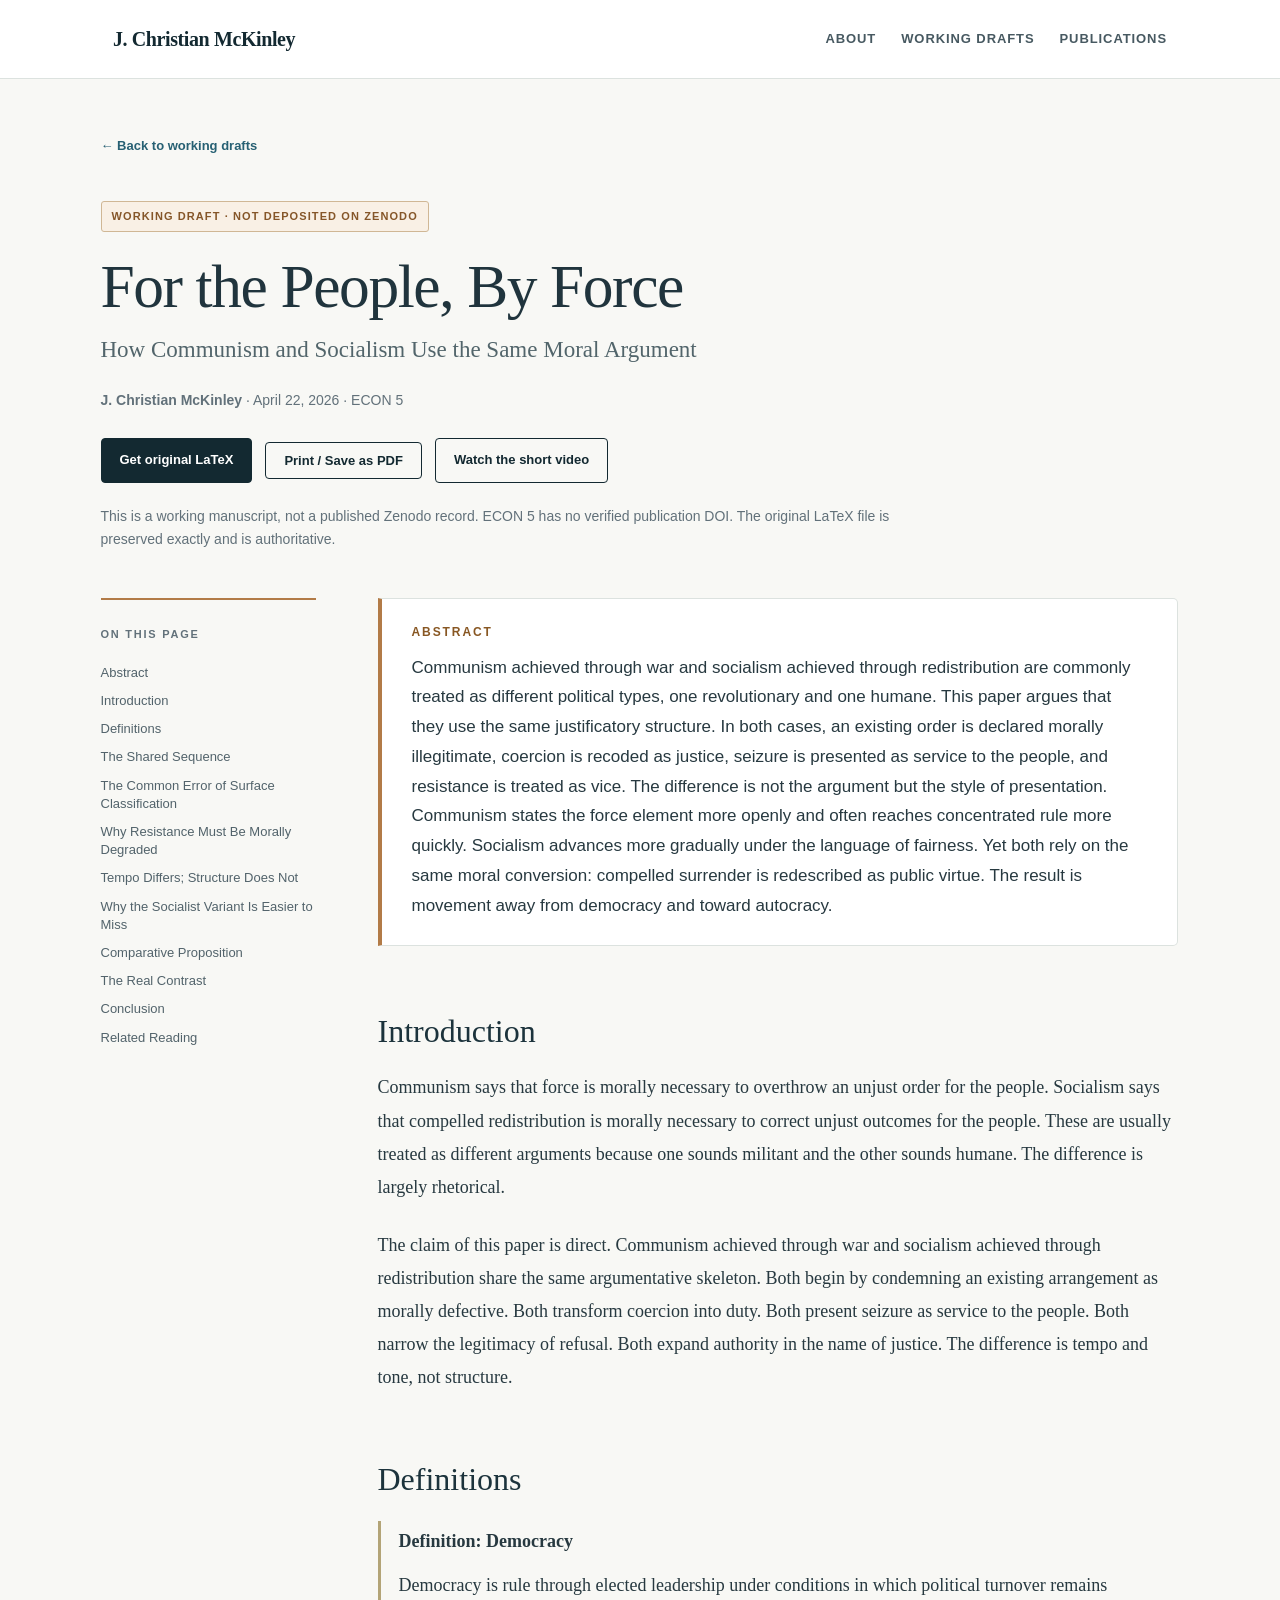
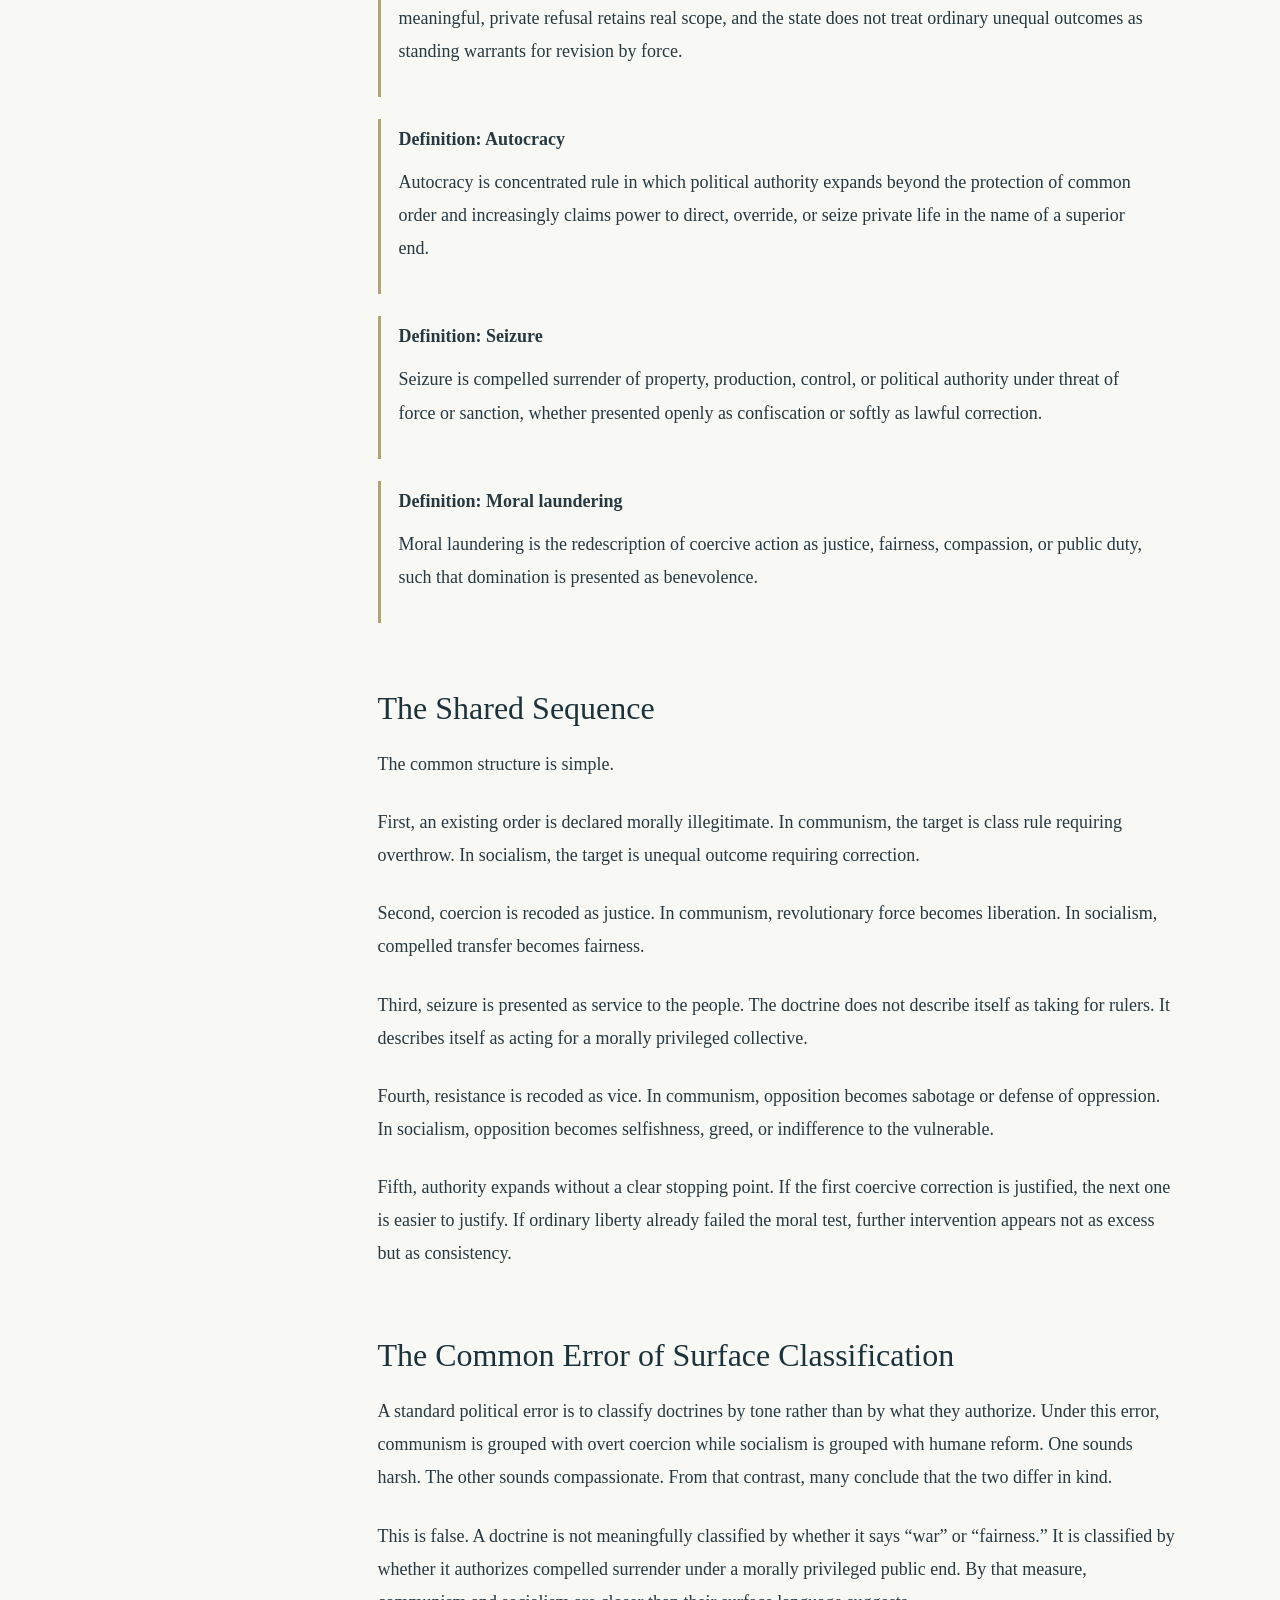
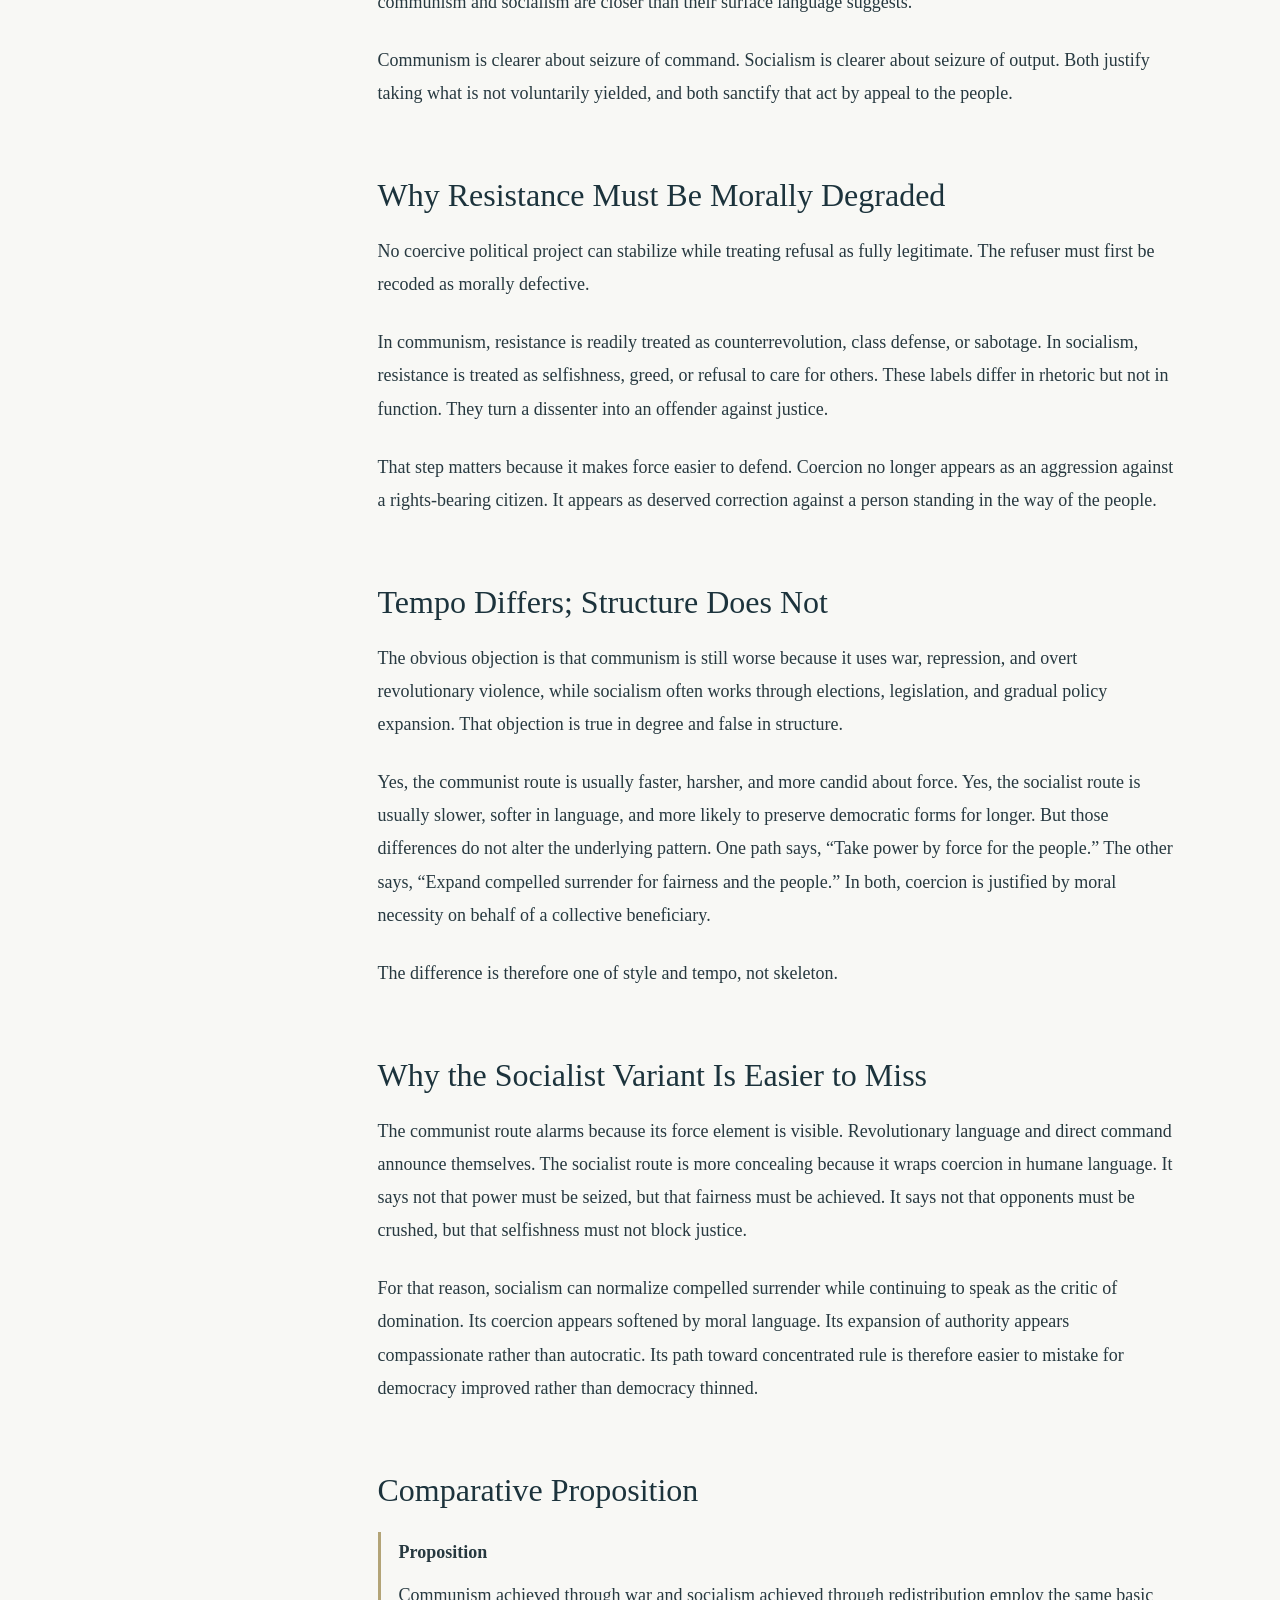
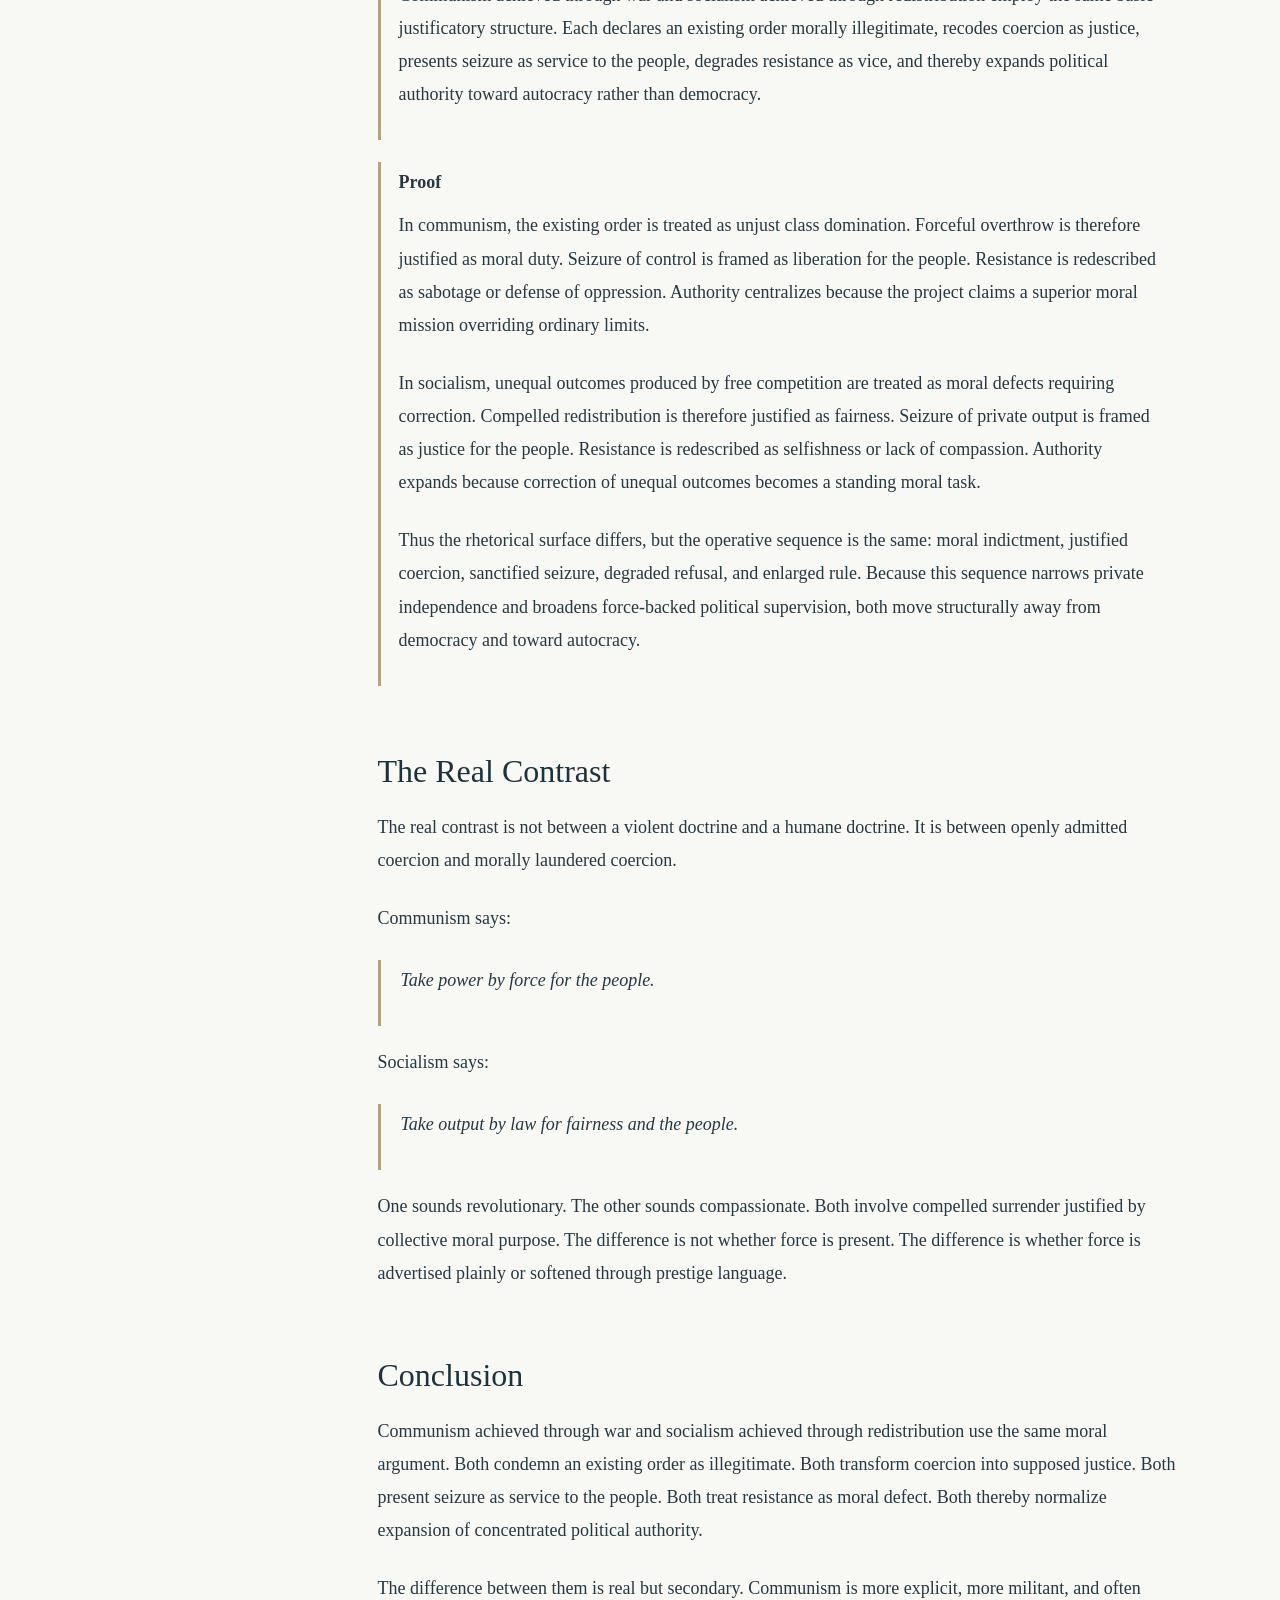
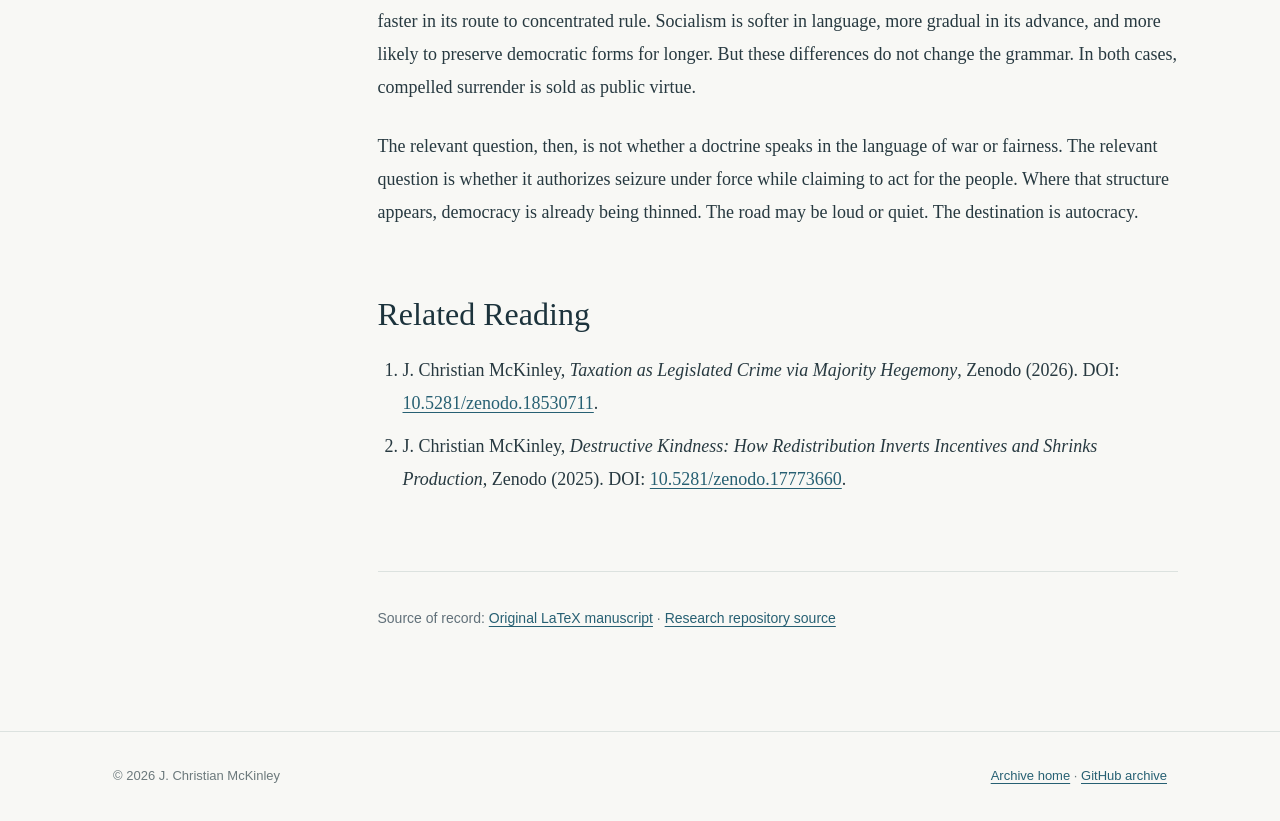
<file: papers/econ-5-for-the-people-by-force.html>
<!doctype html><html lang="en"><head><meta charset="utf-8"><meta name="viewport" content="width=device-width,initial-scale=1"><title>For the People, By Force — ECON 5 Draft | J. Christian McKinley</title><meta name="description" content="Full ECON 5 working draft: For the People, By Force: How Communism and Socialism Use the Same Moral Argument, by J. Christian McKinley."><link rel="stylesheet" href="../assets/style.css"><style>.definition,.proof{border-left:3px solid #b3a477;padding:4px 18px;margin:22px 0}.definition strong,.proof strong{display:block;margin-bottom:10px}.paper-quote{border-left:3px solid #b3a477;padding:4px 20px;margin:20px 0;font-style:italic}.paper-list{padding-left:25px}.paper-list li{margin:10px 0}</style></head><body>
<a class="skip" href="#manuscript">Skip to manuscript</a><header class="topbar"><div class="container topbar-inner"><a class="brand" href="../">J. Christian McKinley</a><nav class="nav" aria-label="Main navigation"><a href="../#about">About</a><a href="../#drafts">Working Drafts</a><a href="../#publications">Publications</a></nav></div></header>
<main id="manuscript" class="paper-wrap"><a class="backlink" href="../#drafts">← Back to working drafts</a><header class="paper-top"><span class="tag">Working draft · Not deposited on Zenodo</span><h1>For the People, By Force</h1><p class="subtitle">How Communism and Socialism Use the Same Moral Argument</p><p class="paper-byline"><strong>J. Christian McKinley</strong> · April 22, 2026 · ECON 5</p>
<div class="paper-actions"><a class="btn" href="econ-5-for-the-people-by-force.tex" download>Get original LaTeX</a><button class="btn btn-outline" type="button" onclick="window.print()">Print / Save as PDF</button><a class="btn btn-outline" href="https://www.youtube.com/shorts/WtgQbz_7xWE">Watch the short video</a></div><p class="manuscript-notice">This is a working manuscript, not a published Zenodo record. ECON 5 has no verified publication DOI. The original LaTeX file is preserved exactly and is authoritative.</p></header>
<div class="paper-layout"><aside class="toc" aria-label="Table of contents"><strong>On this page</strong><ol><li><a href="#abstract">Abstract</a></li><li><a href="#s1">Introduction</a></li><li><a href="#s2">Definitions</a></li><li><a href="#s3">The Shared Sequence</a></li><li><a href="#s4">The Common Error of Surface Classification</a></li><li><a href="#s5">Why Resistance Must Be Morally Degraded</a></li><li><a href="#s6">Tempo Differs; Structure Does Not</a></li><li><a href="#s7">Why the Socialist Variant Is Easier to Miss</a></li><li><a href="#s8">Comparative Proposition</a></li><li><a href="#s9">The Real Contrast</a></li><li><a href="#s10">Conclusion</a></li><li><a href="#related-reading">Related Reading</a></li></ol></aside><article class="article"><div class="abstract" id="abstract"><h2>Abstract</h2><p>Communism achieved through war and socialism achieved through redistribution are commonly treated as different political types, one revolutionary and one humane. This paper argues that they use the same justificatory structure. In both cases, an existing order is declared morally illegitimate, coercion is recoded as justice, seizure is presented as service to the people, and resistance is treated as vice. The difference is not the argument but the style of presentation. Communism states the force element more openly and often reaches concentrated rule more quickly. Socialism advances more gradually under the language of fairness. Yet both rely on the same moral conversion: compelled surrender is redescribed as public virtue. The result is movement away from democracy and toward autocracy.</p></div><h2 id="s1">Introduction</h2>
<p>Communism says that force is morally necessary to overthrow an unjust order for the people. Socialism says that compelled redistribution is morally necessary to correct unjust outcomes for the people. These are usually treated as different arguments because one sounds militant and the other sounds humane. The difference is largely rhetorical.</p>
<p>The claim of this paper is direct. Communism achieved through war and socialism achieved through redistribution share the same argumentative skeleton. Both begin by condemning an existing arrangement as morally defective. Both transform coercion into duty. Both present seizure as service to the people. Both narrow the legitimacy of refusal. Both expand authority in the name of justice. The difference is tempo and tone, not structure.</p>
<h2 id="s2">Definitions</h2>
<div class="definition"><strong>Definition: Democracy</strong><p>Democracy is rule through elected leadership under conditions in which political turnover remains meaningful, private refusal retains real scope, and the state does not treat ordinary unequal outcomes as standing warrants for revision by force.</p></div>
<div class="definition"><strong>Definition: Autocracy</strong><p>Autocracy is concentrated rule in which political authority expands beyond the protection of common order and increasingly claims power to direct, override, or seize private life in the name of a superior end.</p></div>
<div class="definition"><strong>Definition: Seizure</strong><p>Seizure is compelled surrender of property, production, control, or political authority under threat of force or sanction, whether presented openly as confiscation or softly as lawful correction.</p></div>
<div class="definition"><strong>Definition: Moral laundering</strong><p>Moral laundering is the redescription of coercive action as justice, fairness, compassion, or public duty, such that domination is presented as benevolence.</p></div>
<h2 id="s3">The Shared Sequence</h2>
<p>The common structure is simple.</p>
<p>First, an existing order is declared morally illegitimate. In communism, the target is class rule requiring overthrow. In socialism, the target is unequal outcome requiring correction.</p>
<p>Second, coercion is recoded as justice. In communism, revolutionary force becomes liberation. In socialism, compelled transfer becomes fairness.</p>
<p>Third, seizure is presented as service to the people. The doctrine does not describe itself as taking for rulers. It describes itself as acting for a morally privileged collective.</p>
<p>Fourth, resistance is recoded as vice. In communism, opposition becomes sabotage or defense of oppression. In socialism, opposition becomes selfishness, greed, or indifference to the vulnerable.</p>
<p>Fifth, authority expands without a clear stopping point. If the first coercive correction is justified, the next one is easier to justify. If ordinary liberty already failed the moral test, further intervention appears not as excess but as consistency.</p>
<h2 id="s4">The Common Error of Surface Classification</h2>
<p>A standard political error is to classify doctrines by tone rather than by what they authorize. Under this error, communism is grouped with overt coercion while socialism is grouped with humane reform. One sounds harsh. The other sounds compassionate. From that contrast, many conclude that the two differ in kind.</p>
<p>This is false. A doctrine is not meaningfully classified by whether it says “war” or “fairness.” It is classified by whether it authorizes compelled surrender under a morally privileged public end. By that measure, communism and socialism are closer than their surface language suggests.</p>
<p>Communism is clearer about seizure of command. Socialism is clearer about seizure of output. Both justify taking what is not voluntarily yielded, and both sanctify that act by appeal to the people.</p>
<h2 id="s5">Why Resistance Must Be Morally Degraded</h2>
<p>No coercive political project can stabilize while treating refusal as fully legitimate. The refuser must first be recoded as morally defective.</p>
<p>In communism, resistance is readily treated as counterrevolution, class defense, or sabotage. In socialism, resistance is treated as selfishness, greed, or refusal to care for others. These labels differ in rhetoric but not in function. They turn a dissenter into an offender against justice.</p>
<p>That step matters because it makes force easier to defend. Coercion no longer appears as an aggression against a rights-bearing citizen. It appears as deserved correction against a person standing in the way of the people.</p>
<h2 id="s6">Tempo Differs; Structure Does Not</h2>
<p>The obvious objection is that communism is still worse because it uses war, repression, and overt revolutionary violence, while socialism often works through elections, legislation, and gradual policy expansion. That objection is true in degree and false in structure.</p>
<p>Yes, the communist route is usually faster, harsher, and more candid about force. Yes, the socialist route is usually slower, softer in language, and more likely to preserve democratic forms for longer. But those differences do not alter the underlying pattern. One path says, “Take power by force for the people.” The other says, “Expand compelled surrender for fairness and the people.” In both, coercion is justified by moral necessity on behalf of a collective beneficiary.</p>
<p>The difference is therefore one of style and tempo, not skeleton.</p>
<h2 id="s7">Why the Socialist Variant Is Easier to Miss</h2>
<p>The communist route alarms because its force element is visible. Revolutionary language and direct command announce themselves. The socialist route is more concealing because it wraps coercion in humane language. It says not that power must be seized, but that fairness must be achieved. It says not that opponents must be crushed, but that selfishness must not block justice.</p>
<p>For that reason, socialism can normalize compelled surrender while continuing to speak as the critic of domination. Its coercion appears softened by moral language. Its expansion of authority appears compassionate rather than autocratic. Its path toward concentrated rule is therefore easier to mistake for democracy improved rather than democracy thinned.</p>
<h2 id="s8">Comparative Proposition</h2>
<div class="definition"><strong>Proposition</strong><p>Communism achieved through war and socialism achieved through redistribution employ the same basic justificatory structure. Each declares an existing order morally illegitimate, recodes coercion as justice, presents seizure as service to the people, degrades resistance as vice, and thereby expands political authority toward autocracy rather than democracy.</p></div>
<div class="proof"><strong>Proof</strong><p>In communism, the existing order is treated as unjust class domination. Forceful overthrow is therefore justified as moral duty. Seizure of control is framed as liberation for the people. Resistance is redescribed as sabotage or defense of oppression. Authority centralizes because the project claims a superior moral mission overriding ordinary limits.</p>
<p>In socialism, unequal outcomes produced by free competition are treated as moral defects requiring correction. Compelled redistribution is therefore justified as fairness. Seizure of private output is framed as justice for the people. Resistance is redescribed as selfishness or lack of compassion. Authority expands because correction of unequal outcomes becomes a standing moral task.</p>
<p>Thus the rhetorical surface differs, but the operative sequence is the same: moral indictment, justified coercion, sanctified seizure, degraded refusal, and enlarged rule. Because this sequence narrows private independence and broadens force-backed political supervision, both move structurally away from democracy and toward autocracy.</p></div>
<h2 id="s9">The Real Contrast</h2>
<p>The real contrast is not between a violent doctrine and a humane doctrine. It is between openly admitted coercion and morally laundered coercion.</p>
<p>Communism says:</p>
<blockquote class="paper-quote"><p>Take power by force for the people.</p></blockquote>
<p>Socialism says:</p>
<blockquote class="paper-quote"><p>Take output by law for fairness and the people.</p></blockquote>
<p>One sounds revolutionary. The other sounds compassionate. Both involve compelled surrender justified by collective moral purpose. The difference is not whether force is present. The difference is whether force is advertised plainly or softened through prestige language.</p>
<h2 id="s10">Conclusion</h2>
<p>Communism achieved through war and socialism achieved through redistribution use the same moral argument. Both condemn an existing order as illegitimate. Both transform coercion into supposed justice. Both present seizure as service to the people. Both treat resistance as moral defect. Both thereby normalize expansion of concentrated political authority.</p>
<p>The difference between them is real but secondary. Communism is more explicit, more militant, and often faster in its route to concentrated rule. Socialism is softer in language, more gradual in its advance, and more likely to preserve democratic forms for longer. But these differences do not change the grammar. In both cases, compelled surrender is sold as public virtue.</p>
<p>The relevant question, then, is not whether a doctrine speaks in the language of war or fairness. The relevant question is whether it authorizes seizure under force while claiming to act for the people. Where that structure appears, democracy is already being thinned. The road may be loud or quiet. The destination is autocracy.</p>
<h2 id="related-reading">Related Reading</h2>
<ol class="paper-list"><li>J. Christian McKinley, <em>Taxation as Legislated Crime via Majority Hegemony</em>, Zenodo (2026). DOI: <a href="https://doi.org/10.5281/zenodo.18530711">10.5281/zenodo.18530711</a>.</li>
<li>J. Christian McKinley, <em>Destructive Kindness: How Redistribution Inverts Incentives and Shrinks Production</em>, Zenodo (2025). DOI: <a href="https://doi.org/10.5281/zenodo.17773660">10.5281/zenodo.17773660</a>.</li></ol><div class="paper-bottom">Source of record: <a href="econ-5-for-the-people-by-force.tex">Original LaTeX manuscript</a> · <a href="https://github.com/DeepSparkAi/Other-Humanities/blob/main/ECON%205%20-%20Communism%20and%20Socialism%20use%20the%20same%20arguments%20v1.0.tex">Research repository source</a></div></article></div></main><footer class="footer"><div class="container footer-inner"><span>© 2026 J. Christian McKinley</span><span><a href="../">Archive home</a> · <a href="https://github.com/DeepSparkAi/jchristianmckinleylatexarchive">GitHub archive</a></span></div></footer></body></html>
</file>
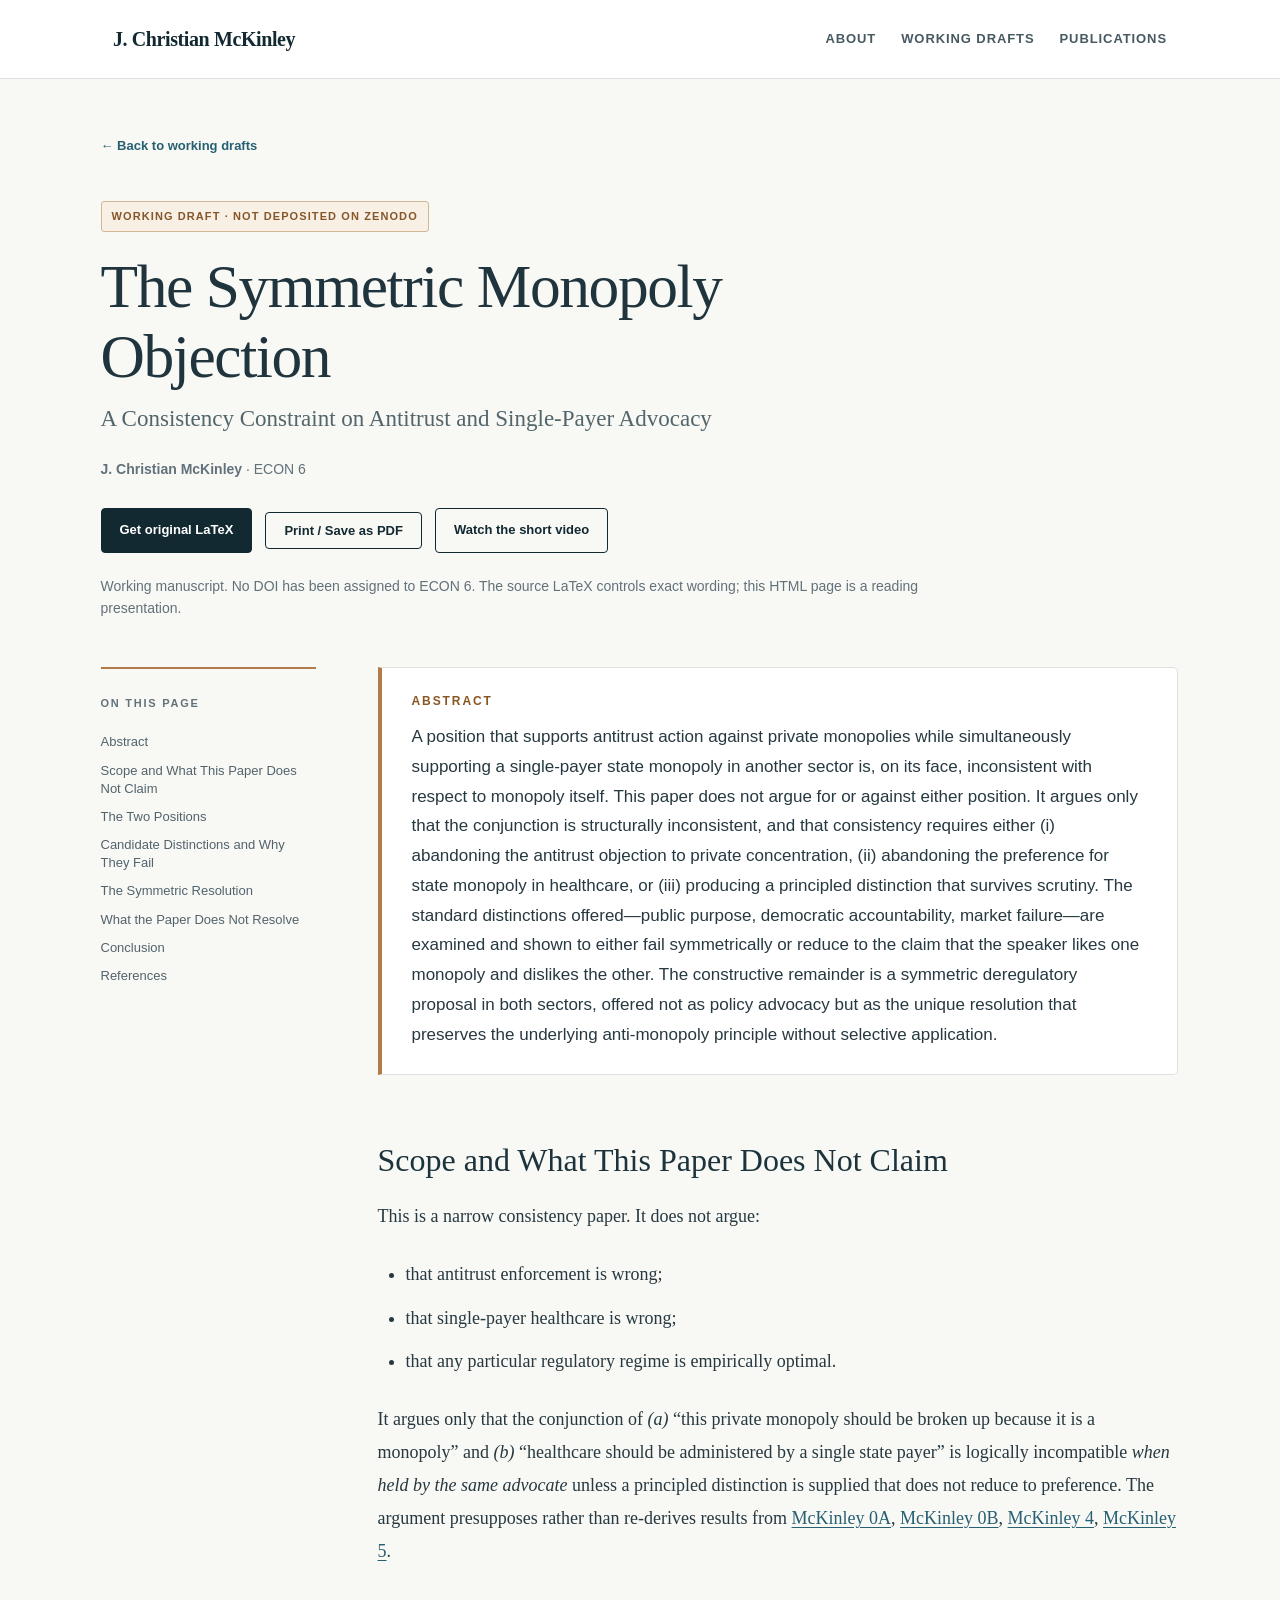
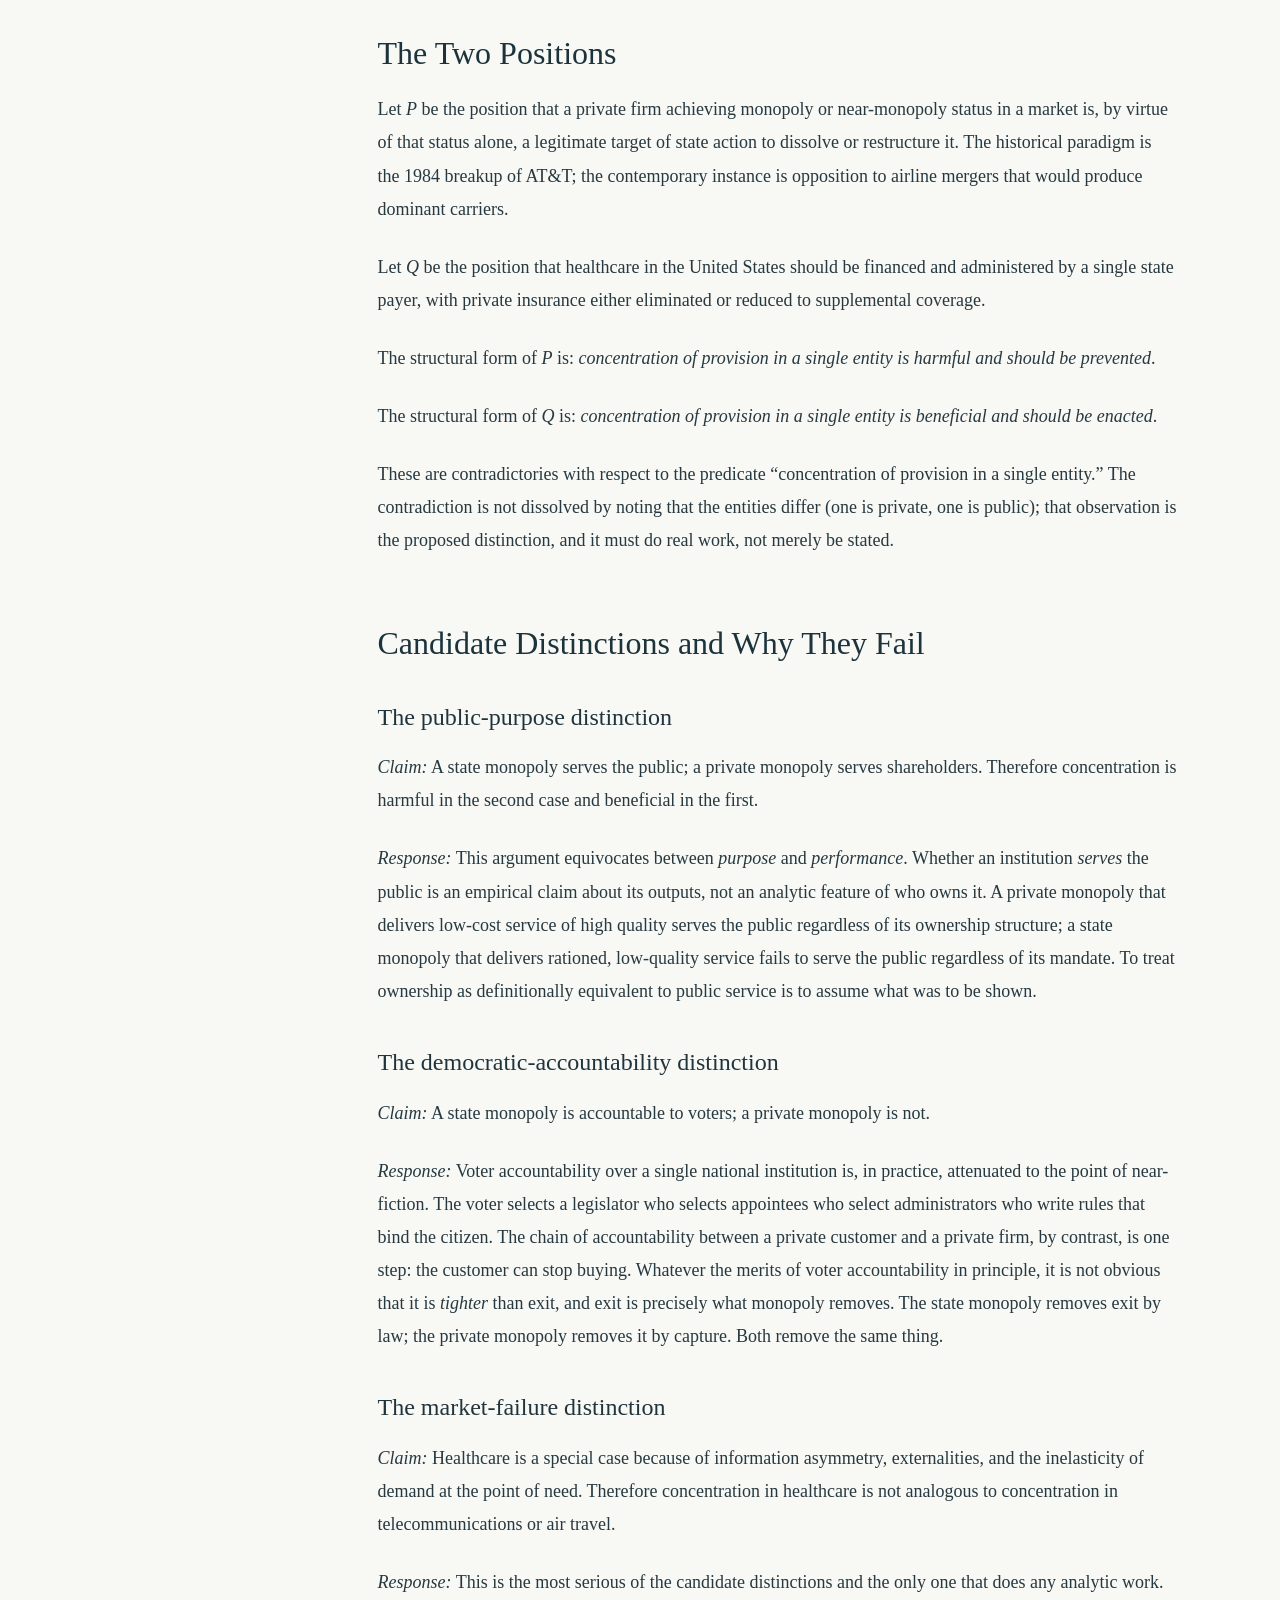
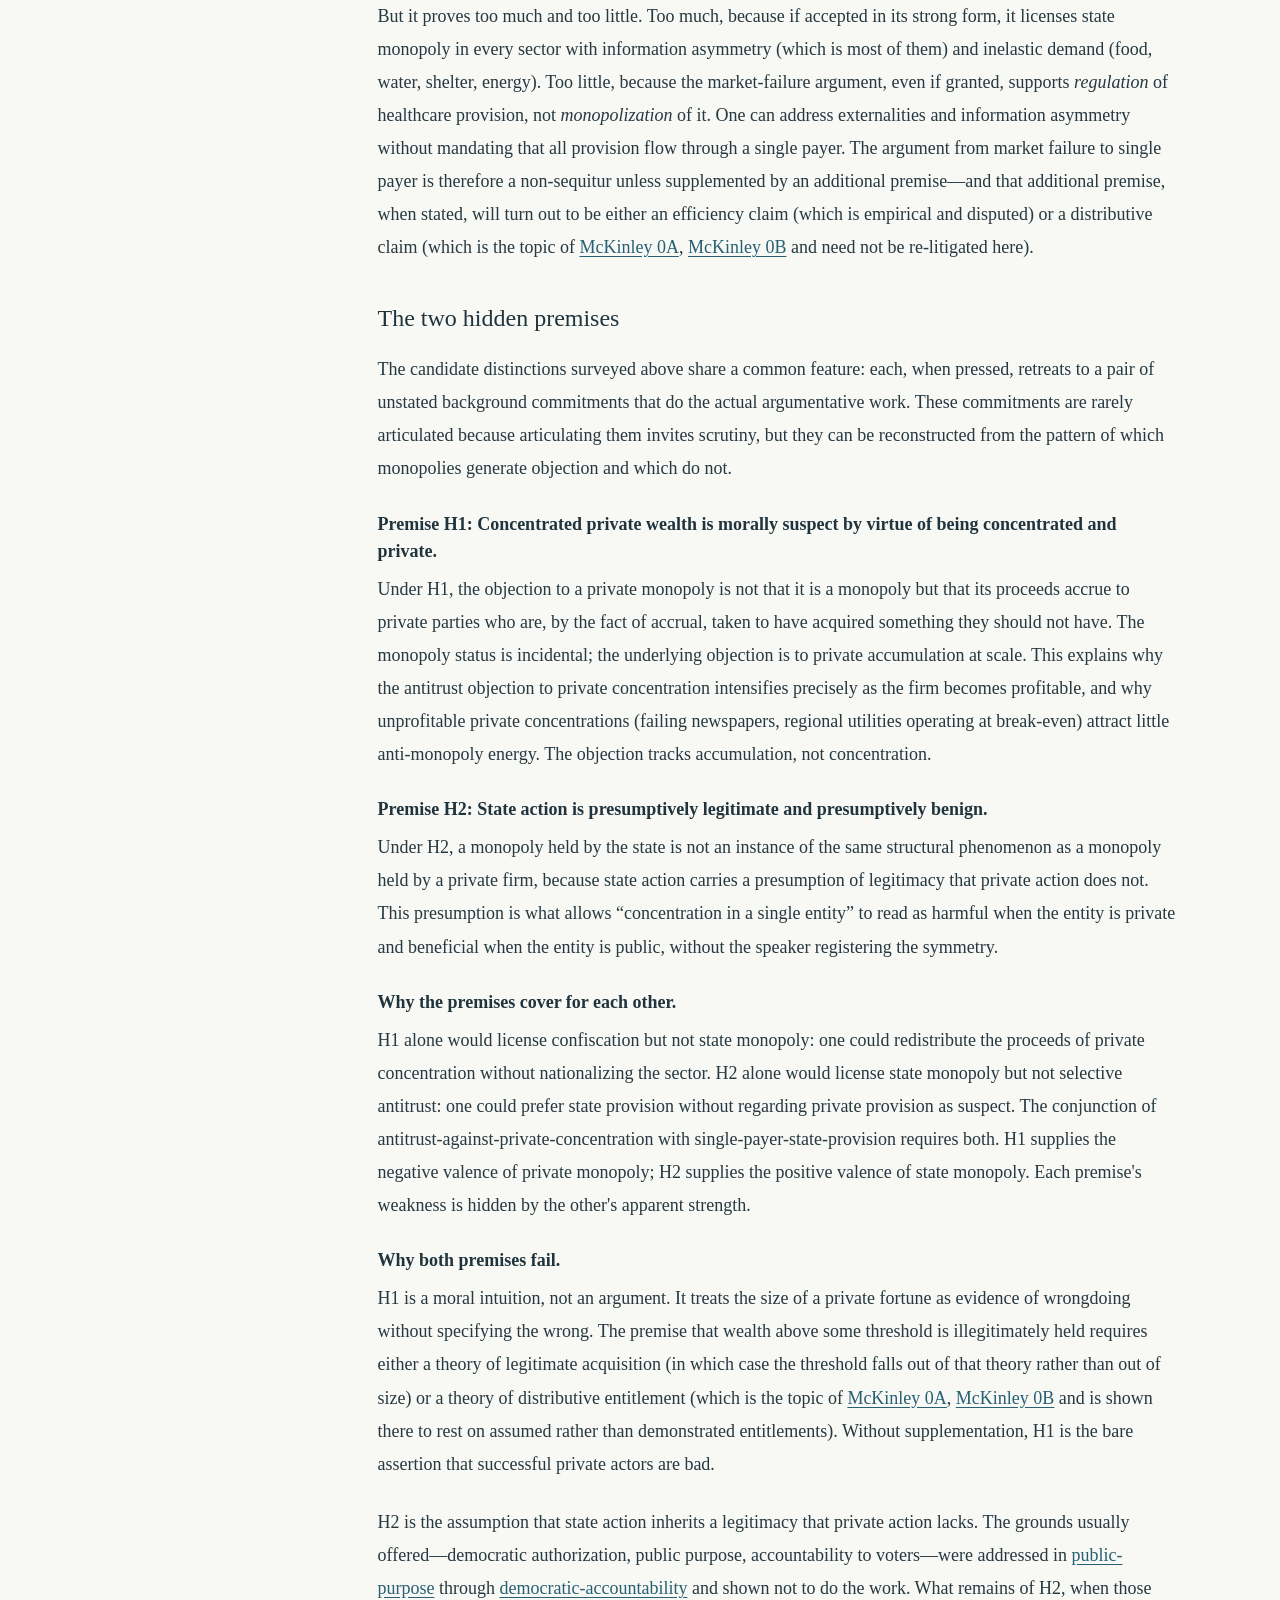
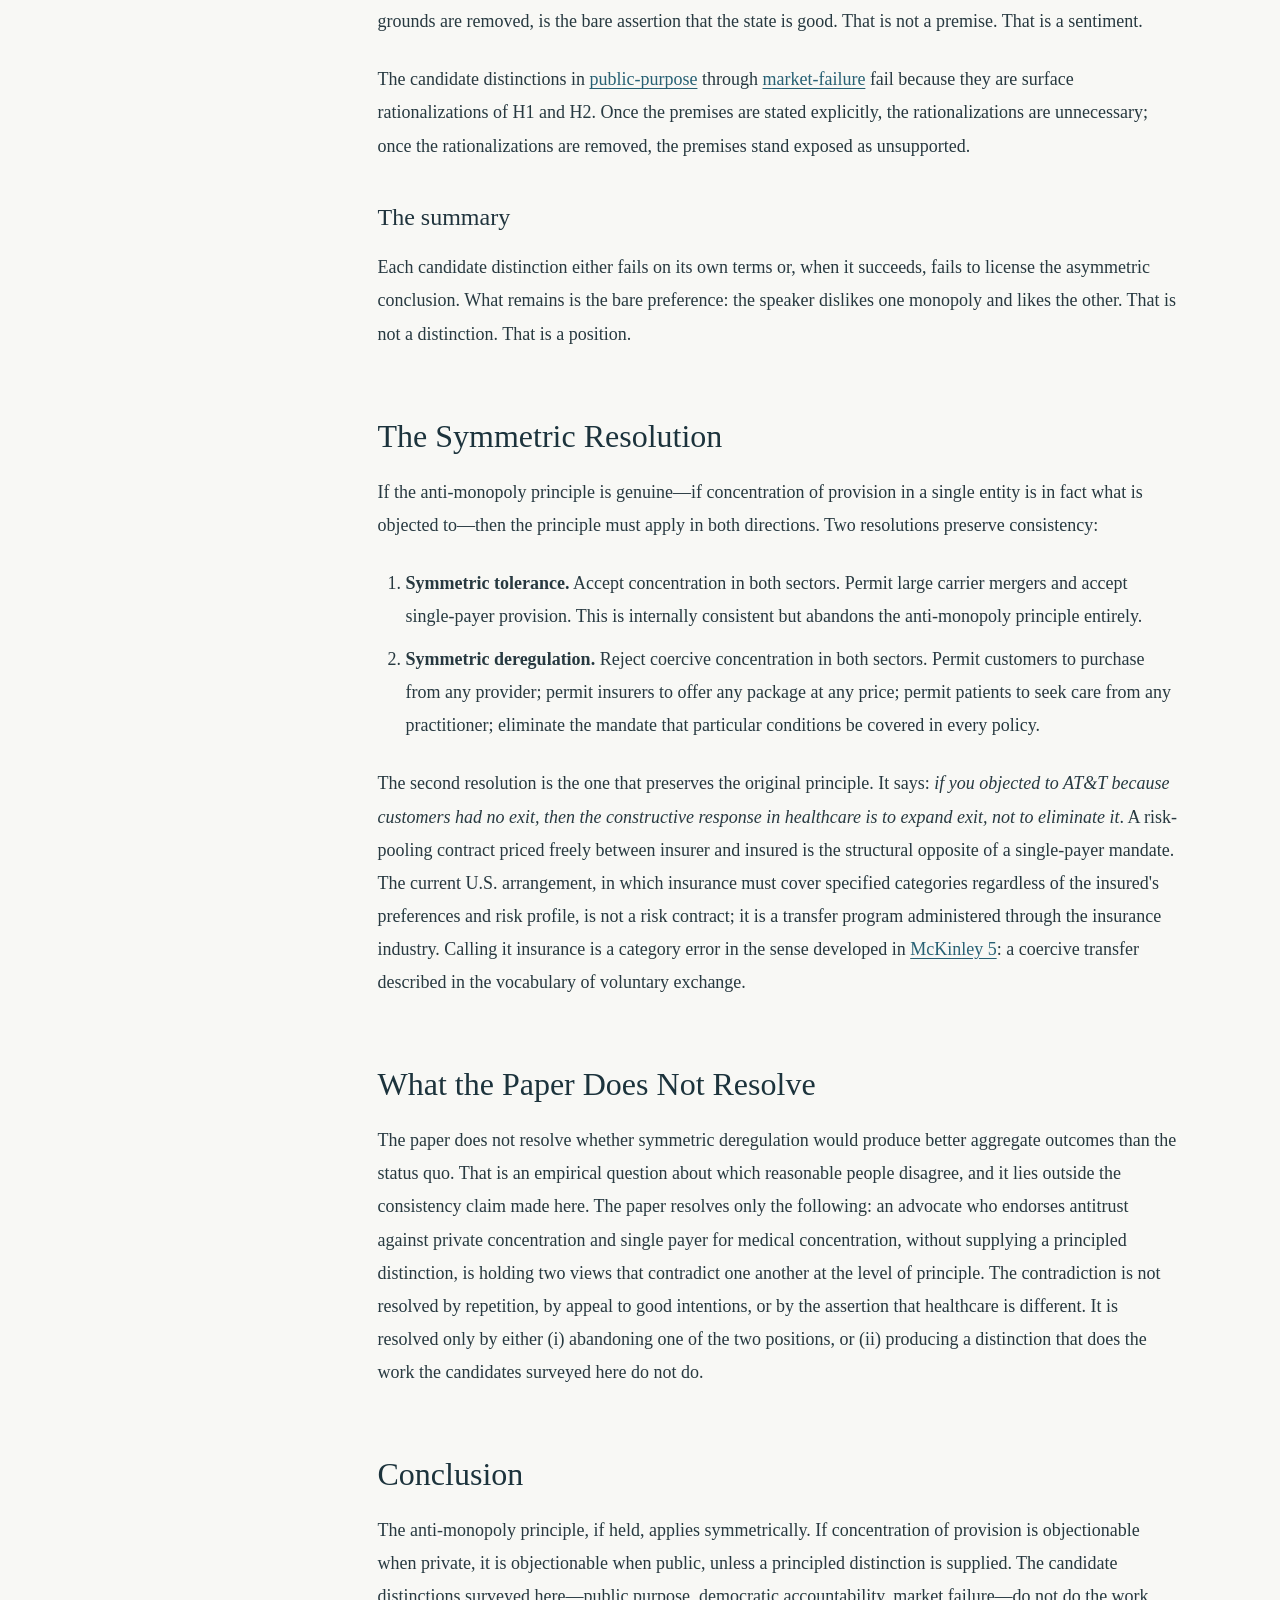
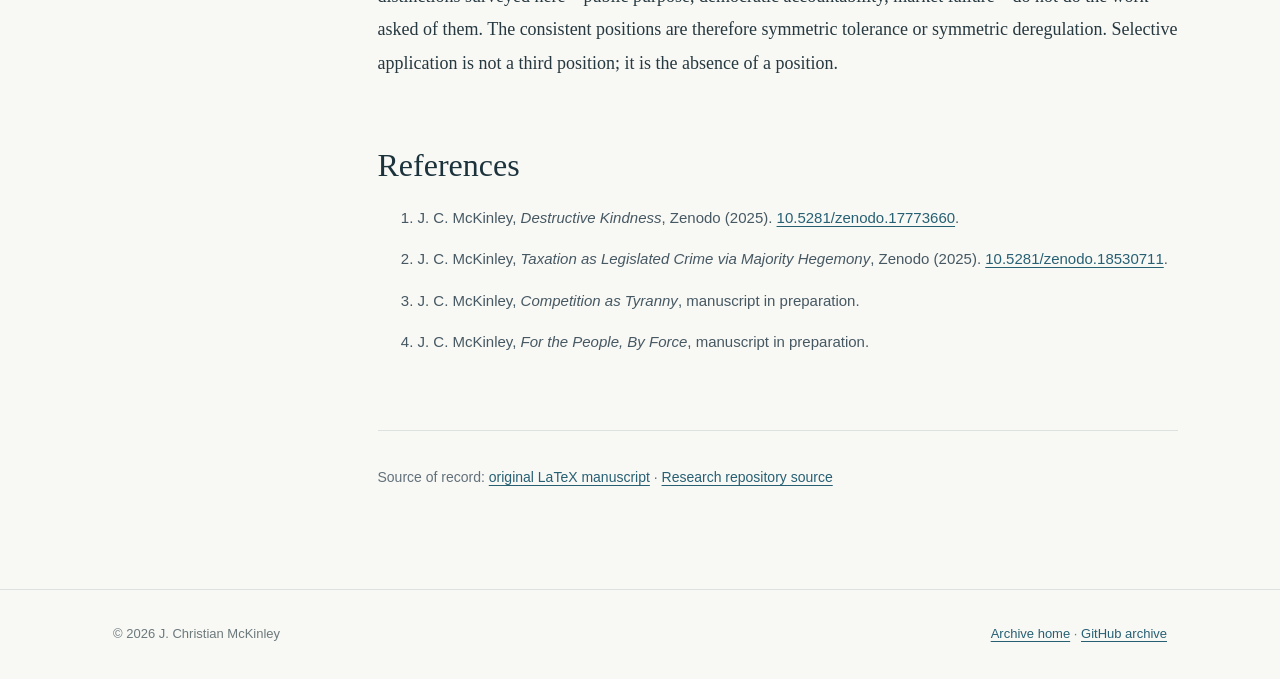
<file: papers/econ-6-symmetric-monopoly-objection.html>
<!doctype html><html lang="en"><head><meta charset="utf-8"><meta name="viewport" content="width=device-width,initial-scale=1"><title>The Symmetric Monopoly Objection — Draft | J. Christian McKinley</title><meta name="description" content="ECON 6 working draft: The Symmetric Monopoly Objection: A Consistency Constraint on Antitrust and Single-Payer Advocacy, by J. Christian McKinley."><link rel="stylesheet" href="../assets/style.css"><style>.article h3{font:normal 24px/1.32 Georgia,serif;color:#20343d;margin:39px 0 18px;scroll-margin-top:24px}.article h4{font:700 18px/1.5 Georgia,serif;color:#20343d;margin:25px 0 8px}.article .paper-list{margin:0 0 25px;padding-left:28px}.article .paper-list li{margin:0 0 10px}</style></head><body>
<a class="skip" href="#manuscript">Skip to manuscript</a><header class="topbar"><div class="container topbar-inner"><a class="brand" href="../">J. Christian McKinley</a><nav class="nav" aria-label="Main navigation"><a href="../#about">About</a><a href="../#drafts">Working Drafts</a><a href="../#publications">Publications</a></nav></div></header>
<main id="manuscript" class="paper-wrap"><a class="backlink" href="../#drafts">← Back to working drafts</a><header class="paper-top"><span class="tag">Working draft · Not deposited on Zenodo</span><h1>The Symmetric Monopoly Objection</h1><p class="subtitle">A Consistency Constraint on Antitrust and Single-Payer Advocacy</p><p class="paper-byline"><strong>J. Christian McKinley</strong> · ECON 6</p>
<div class="paper-actions"><a class="btn" href="econ-6-symmetric-monopoly-objection.tex" download>Get original LaTeX</a><button type="button" class="btn btn-outline" onclick="window.print()">Print / Save as PDF</button><a class="btn btn-outline" href="https://www.youtube.com/shorts/cvV0UbLH5uo">Watch the short video</a></div><p class="manuscript-notice">Working manuscript. No DOI has been assigned to ECON 6. The source LaTeX controls exact wording; this HTML page is a reading presentation.</p></header>
<div class="paper-layout"><aside class="toc" aria-label="Table of contents"><strong>On this page</strong><ol><li><a href="#abstract">Abstract</a></li><li><a href="#s1">Scope and What This Paper Does Not Claim</a></li><li><a href="#s2">The Two Positions</a></li><li><a href="#s3">Candidate Distinctions and Why They Fail</a></li><li><a href="#s4">The Symmetric Resolution</a></li><li><a href="#s5">What the Paper Does Not Resolve</a></li><li><a href="#s6">Conclusion</a></li><li><a href="#references">References</a></li></ol></aside><article class="article"><div class="abstract" id="abstract"><h2>Abstract</h2><p>A position that supports antitrust action against private monopolies while simultaneously supporting a single-payer state monopoly in another sector is, on its face, inconsistent with respect to monopoly itself. This paper does not argue for or against either position. It argues only that the conjunction is structurally inconsistent, and that consistency requires either (i) abandoning the antitrust objection to private concentration, (ii) abandoning the preference for state monopoly in healthcare, or (iii) producing a principled distinction that survives scrutiny. The standard distinctions offered—public purpose, democratic accountability, market failure—are examined and shown to either fail symmetrically or reduce to the claim that the speaker likes one monopoly and dislikes the other. The constructive remainder is a symmetric deregulatory proposal in both sectors, offered not as policy advocacy but as the unique resolution that preserves the underlying anti-monopoly principle without selective application.</p></div><h2 id="s1">Scope and What This Paper Does Not Claim</h2>
<p>This is a narrow consistency paper. It does not argue:</p>
<ul class="paper-list"><li>that antitrust enforcement is wrong;</li><li>that single-payer healthcare is wrong;</li><li>that any particular regulatory regime is empirically optimal.</li></ul>
<p>It argues only that the conjunction of <em>(a)</em> “this private monopoly should be broken up because it is a monopoly” and <em>(b)</em> “healthcare should be administered by a single state payer” is logically incompatible <em>when held by the same advocate</em> unless a principled distinction is supplied that does not reduce to preference. The argument presupposes rather than re-derives results from <a href="#ref-mckinley0A">McKinley 0A</a>, <a href="#ref-mckinley0B">McKinley 0B</a>, <a href="#ref-mckinley4">McKinley 4</a>, <a href="#ref-mckinley5">McKinley 5</a>.</p>
<h2 id="s2">The Two Positions</h2>
<p>Let <em>P</em> be the position that a private firm achieving monopoly or near-monopoly status in a market is, by virtue of that status alone, a legitimate target of state action to dissolve or restructure it. The historical paradigm is the 1984 breakup of AT&amp;T; the contemporary instance is opposition to airline mergers that would produce dominant carriers.</p>
<p>Let <em>Q</em> be the position that healthcare in the United States should be financed and administered by a single state payer, with private insurance either eliminated or reduced to supplemental coverage.</p>
<p>The structural form of <em>P</em> is: <em>concentration of provision in a single entity is harmful and should be prevented</em>.</p>
<p>The structural form of <em>Q</em> is: <em>concentration of provision in a single entity is beneficial and should be enacted</em>.</p>
<p>These are contradictories with respect to the predicate “concentration of provision in a single entity.” The contradiction is not dissolved by noting that the entities differ (one is private, one is public); that observation is the proposed distinction, and it must do real work, not merely be stated.</p>
<h2 id="s3">Candidate Distinctions and Why They Fail</h2>
<h3 id="sec-public-purpose">The public-purpose distinction</h3>
<p><em>Claim:</em> A state monopoly serves the public; a private monopoly serves shareholders. Therefore concentration is harmful in the second case and beneficial in the first.</p>
<p><em>Response:</em> This argument equivocates between <em>purpose</em> and <em>performance</em>. Whether an institution <em>serves</em> the public is an empirical claim about its outputs, not an analytic feature of who owns it. A private monopoly that delivers low-cost service of high quality serves the public regardless of its ownership structure; a state monopoly that delivers rationed, low-quality service fails to serve the public regardless of its mandate. To treat ownership as definitionally equivalent to public service is to assume what was to be shown.</p>
<h3 id="sec-democratic-accountability">The democratic-accountability distinction</h3>
<p><em>Claim:</em> A state monopoly is accountable to voters; a private monopoly is not.</p>
<p><em>Response:</em> Voter accountability over a single national institution is, in practice, attenuated to the point of near-fiction. The voter selects a legislator who selects appointees who select administrators who write rules that bind the citizen. The chain of accountability between a private customer and a private firm, by contrast, is one step: the customer can stop buying. Whatever the merits of voter accountability in principle, it is not obvious that it is <em>tighter</em> than exit, and exit is precisely what monopoly removes. The state monopoly removes exit by law; the private monopoly removes it by capture. Both remove the same thing.</p>
<h3 id="sec-market-failure">The market-failure distinction</h3>
<p><em>Claim:</em> Healthcare is a special case because of information asymmetry, externalities, and the inelasticity of demand at the point of need. Therefore concentration in healthcare is not analogous to concentration in telecommunications or air travel.</p>
<p><em>Response:</em> This is the most serious of the candidate distinctions and the only one that does any analytic work. But it proves too much and too little. Too much, because if accepted in its strong form, it licenses state monopoly in every sector with information asymmetry (which is most of them) and inelastic demand (food, water, shelter, energy). Too little, because the market-failure argument, even if granted, supports <em>regulation</em> of healthcare provision, not <em>monopolization</em> of it. One can address externalities and information asymmetry without mandating that all provision flow through a single payer. The argument from market failure to single payer is therefore a non-sequitur unless supplemented by an additional premise—and that additional premise, when stated, will turn out to be either an efficiency claim (which is empirical and disputed) or a distributive claim (which is the topic of <a href="#ref-mckinley0A">McKinley 0A</a>, <a href="#ref-mckinley0B">McKinley 0B</a> and need not be re-litigated here).</p>
<h3 id="sub-4">The two hidden premises</h3>
<p>The candidate distinctions surveyed above share a common feature: each, when pressed, retreats to a pair of unstated background commitments that do the actual argumentative work. These commitments are rarely articulated because articulating them invites scrutiny, but they can be reconstructed from the pattern of which monopolies generate objection and which do not.</p>
<h4>Premise H1: Concentrated private wealth is morally suspect by virtue of being concentrated and private.</h4><p>Under H1, the objection to a private monopoly is not that it is a monopoly but that its proceeds accrue to private parties who are, by the fact of accrual, taken to have acquired something they should not have. The monopoly status is incidental; the underlying objection is to private accumulation at scale. This explains why the antitrust objection to private concentration intensifies precisely as the firm becomes profitable, and why unprofitable private concentrations (failing newspapers, regional utilities operating at break-even) attract little anti-monopoly energy. The objection tracks accumulation, not concentration.</p>
<h4>Premise H2: State action is presumptively legitimate and presumptively benign.</h4><p>Under H2, a monopoly held by the state is not an instance of the same structural phenomenon as a monopoly held by a private firm, because state action carries a presumption of legitimacy that private action does not. This presumption is what allows “concentration in a single entity” to read as harmful when the entity is private and beneficial when the entity is public, without the speaker registering the symmetry.</p>
<h4>Why the premises cover for each other.</h4><p>H1 alone would license confiscation but not state monopoly: one could redistribute the proceeds of private concentration without nationalizing the sector. H2 alone would license state monopoly but not selective antitrust: one could prefer state provision without regarding private provision as suspect. The conjunction of antitrust-against-private-concentration with single-payer-state-provision requires both. H1 supplies the negative valence of private monopoly; H2 supplies the positive valence of state monopoly. Each premise's weakness is hidden by the other's apparent strength.</p>
<h4>Why both premises fail.</h4><p>H1 is a moral intuition, not an argument. It treats the size of a private fortune as evidence of wrongdoing without specifying the wrong. The premise that wealth above some threshold is illegitimately held requires either a theory of legitimate acquisition (in which case the threshold falls out of that theory rather than out of size) or a theory of distributive entitlement (which is the topic of <a href="#ref-mckinley0A">McKinley 0A</a>, <a href="#ref-mckinley0B">McKinley 0B</a> and is shown there to rest on assumed rather than demonstrated entitlements). Without supplementation, H1 is the bare assertion that successful private actors are bad.</p>
<p>H2 is the assumption that state action inherits a legitimacy that private action lacks. The grounds usually offered—democratic authorization, public purpose, accountability to voters—were addressed in <a href="#sec-public-purpose">public-purpose</a> through <a href="#sec-democratic-accountability">democratic-accountability</a> and shown not to do the work. What remains of H2, when those grounds are removed, is the bare assertion that the state is good. That is not a premise. That is a sentiment.</p>
<p>The candidate distinctions in <a href="#sec-public-purpose">public-purpose</a> through <a href="#sec-market-failure">market-failure</a> fail because they are surface rationalizations of H1 and H2. Once the premises are stated explicitly, the rationalizations are unnecessary; once the rationalizations are removed, the premises stand exposed as unsupported.</p>
<h3 id="sub-5">The summary</h3>
<p>Each candidate distinction either fails on its own terms or, when it succeeds, fails to license the asymmetric conclusion. What remains is the bare preference: the speaker dislikes one monopoly and likes the other. That is not a distinction. That is a position.</p>
<h2 id="s4">The Symmetric Resolution</h2>
<p>If the anti-monopoly principle is genuine—if concentration of provision in a single entity is in fact what is objected to—then the principle must apply in both directions. Two resolutions preserve consistency:</p>
<ol class="paper-list"><li><strong>Symmetric tolerance.</strong> Accept concentration in both sectors. Permit large carrier mergers and accept single-payer provision. This is internally consistent but abandons the anti-monopoly principle entirely.</li><li><strong>Symmetric deregulation.</strong> Reject coercive concentration in both sectors. Permit customers to purchase from any provider; permit insurers to offer any package at any price; permit patients to seek care from any practitioner; eliminate the mandate that particular conditions be covered in every policy.</li></ol>
<p>The second resolution is the one that preserves the original principle. It says: <em>if you objected to AT&amp;T because customers had no exit, then the constructive response in healthcare is to expand exit, not to eliminate it</em>. A risk-pooling contract priced freely between insurer and insured is the structural opposite of a single-payer mandate. The current U.S. arrangement, in which insurance must cover specified categories regardless of the insured's preferences and risk profile, is not a risk contract; it is a transfer program administered through the insurance industry. Calling it insurance is a category error in the sense developed in <a href="#ref-mckinley5">McKinley 5</a>: a coercive transfer described in the vocabulary of voluntary exchange.</p>
<h2 id="s5">What the Paper Does Not Resolve</h2>
<p>The paper does not resolve whether symmetric deregulation would produce better aggregate outcomes than the status quo. That is an empirical question about which reasonable people disagree, and it lies outside the consistency claim made here. The paper resolves only the following: an advocate who endorses antitrust against private concentration and single payer for medical concentration, without supplying a principled distinction, is holding two views that contradict one another at the level of principle. The contradiction is not resolved by repetition, by appeal to good intentions, or by the assertion that healthcare is different. It is resolved only by either (i) abandoning one of the two positions, or (ii) producing a distinction that does the work the candidates surveyed here do not do.</p>
<h2 id="s6">Conclusion</h2>
<p>The anti-monopoly principle, if held, applies symmetrically. If concentration of provision is objectionable when private, it is objectionable when public, unless a principled distinction is supplied. The candidate distinctions surveyed here—public purpose, democratic accountability, market failure—do not do the work asked of them. The consistent positions are therefore symmetric tolerance or symmetric deregulation. Selective application is not a third position; it is the absence of a position.</p><section id="references"><h2>References</h2><ol class="bibliography"><li id="ref-mckinley0A">J. C. McKinley, <em>Destructive Kindness</em>, Zenodo (2025). <a href="https://doi.org/10.5281/zenodo.17773660">10.5281/zenodo.17773660</a>.</li>
<li id="ref-mckinley0B">J. C. McKinley, <em>Taxation as Legislated Crime via Majority Hegemony</em>, Zenodo (2025). <a href="https://doi.org/10.5281/zenodo.18530711">10.5281/zenodo.18530711</a>.</li>
<li id="ref-mckinley4">J. C. McKinley, <em>Competition as Tyranny</em>, manuscript in preparation.</li>
<li id="ref-mckinley5">J. C. McKinley, <em>For the People, By Force</em>, manuscript in preparation.</li></ol></section><div class="paper-bottom">Source of record: <a href="econ-6-symmetric-monopoly-objection.tex">original LaTeX manuscript</a> · <a href="https://github.com/DeepSparkAi/Other-Humanities/blob/main/ECON%206%20-%20Government%20Monopoly.tex">Research repository source</a></div></article></div></main><footer class="footer"><div class="container footer-inner"><span>© 2026 J. Christian McKinley</span><span><a href="../">Archive home</a> · <a href="https://github.com/DeepSparkAi/jchristianmckinleylatexarchive">GitHub archive</a></span></div></footer></body></html>
</file>
<file: assets/style.css>
:root{--ink:#20343d;--muted:#62717a;--deep:#132931;--accent:#b27b47;--bg:#f8f8f5;--line:#dce2df;--serif:Georgia,"Times New Roman",serif;--sans:-apple-system,BlinkMacSystemFont,"Segoe UI",Arial,sans-serif}*{box-sizing:border-box}html{scroll-behavior:smooth}body{margin:0;background:var(--bg);color:var(--ink);font-family:var(--sans);font-size:16px;line-height:1.75;-webkit-font-smoothing:antialiased}a{color:#276073;text-underline-offset:3px}a:hover{color:#855629}.container{max-width:1110px;margin:auto;padding:0 28px}.skip{position:absolute;left:-9999px;background:#fff;padding:10px}.skip:focus{left:12px;top:12px}.topbar{background:#fff;border-bottom:1px solid var(--line)}.topbar-inner{display:flex;align-items:center;justify-content:space-between;gap:20px;min-height:78px}.brand{font:700 20px var(--serif);letter-spacing:-.4px;color:var(--deep);text-decoration:none}.nav{display:flex;gap:25px}.nav a{text-decoration:none;color:#475961;font-size:13px;letter-spacing:.07em;text-transform:uppercase;font-weight:700}.hero{color:#fff;background:linear-gradient(120deg,#11252d,#24434a);position:relative;overflow:hidden}.hero:after{content:"";position:absolute;right:-150px;top:-160px;border:1px solid rgba(255,255,255,.1);border-radius:50%;height:610px;width:610px;box-shadow:0 0 0 95px rgba(255,255,255,.018),0 0 0 195px rgba(255,255,255,.012)}.hero-inner{padding-top:90px;padding-bottom:105px;position:relative;z-index:1}.eyebrow{font-size:12px;letter-spacing:.22em;text-transform:uppercase;font-weight:800;color:#dcbb8d;margin:0 0 20px}.hero h1{font:normal clamp(45px,6.2vw,78px)/1.12 var(--serif);letter-spacing:-2px;margin:0 0 20px}.hero-lead{max-width:680px;font-size:clamp(18px,2vw,22px);color:#d8e4e1;line-height:1.65;margin:0 0 25px}.hero-foot{color:#b8c9c7;font-size:14px}.hero-foot a{color:#f4ddbb}.main{padding-top:65px;padding-bottom:80px}.section-label{font-size:12px;letter-spacing:.17em;color:#885723;font-weight:800;text-transform:uppercase;margin:0 0 8px}.section-title{font:normal 39px/1.24 var(--serif);margin:0 0 18px}.intro{max-width:850px;color:#52666e;font-size:17px;margin:0 0 40px}.section{margin-bottom:70px;scroll-margin-top:30px}.draft-card{border:1px solid var(--line);background:#fff;box-shadow:0 18px 40px rgba(14,39,43,.045);display:grid;grid-template-columns:1fr auto;gap:26px;padding:36px 42px;border-radius:10px}.tag{display:inline-block;font-size:11px;letter-spacing:.1em;text-transform:uppercase;font-weight:800;border:1px solid #d0b795;background:#f9f0e5;color:#855629;padding:5px 10px;border-radius:3px}.draft-card h3{font:normal 30px/1.3 var(--serif);margin:16px 0 8px}.draft-card h3 a{color:var(--deep);text-decoration:none}.subtitle{color:#41545d;font-size:16px;margin:0 0 15px}.meta{color:#728188;font-size:13px;margin:0 0 14px}.draft-card p:not(.meta){color:var(--muted);max-width:710px;margin:0}.action-column{display:flex;align-items:center}.btn{display:inline-block;border:1px solid var(--deep);background:var(--deep);color:#fff!important;text-decoration:none;border-radius:4px;padding:10px 18px;font-weight:700;font-size:13px;white-space:nowrap;cursor:pointer}.btn:hover{background:#32515e}.btn-outline{background:transparent;color:var(--deep)!important}.btn-outline:hover{background:#ecf1ef}.published-list{list-style:none;margin:10px 0 0;padding:0;border-top:1px solid var(--line)}.published-list li{padding:20px 0;border-bottom:1px solid var(--line);display:grid;grid-template-columns:1fr auto;gap:15px;align-items:center}.published-list small{display:block;color:var(--muted);margin-top:5px}.doi-link{font-size:13px;white-space:nowrap}.muted{color:var(--muted)}.note{font-size:14px;color:var(--muted);border-left:3px solid var(--accent);padding-left:17px}.footer{border-top:1px solid var(--line);padding:33px 0;color:#6c797c;font-size:13px}.footer-inner{display:flex;justify-content:space-between;gap:20px}.paper-wrap{max-width:1135px;margin:0 auto;padding:52px 28px 100px}.backlink{font-size:13px;text-decoration:none;font-weight:700}.paper-top{max-width:820px;margin:42px 0 48px}.paper-top h1{font:normal clamp(39px,4.8vw,64px)/1.13 var(--serif);letter-spacing:-1.4px;margin:20px 0 12px}.paper-top .subtitle{font:normal 23px/1.4 var(--serif);color:#52656b;margin-bottom:22px}.paper-byline{color:var(--muted);font-size:14px;margin:0 0 26px}.paper-actions{display:flex;align-items:center;gap:13px;flex-wrap:wrap}.paper-layout{display:grid;grid-template-columns:215px minmax(0,1fr);gap:62px;align-items:start}.toc{position:sticky;top:35px;border-top:2px solid var(--accent);padding:19px 0}.toc strong{font-size:11px;letter-spacing:.16em;text-transform:uppercase;color:var(--muted)}.toc ol{list-style:none;margin:12px 0 0;padding:0}.toc a{display:block;padding:5px 0;color:#52636b;text-decoration:none;font-size:13px;line-height:1.4}.article{min-width:0;max-width:800px;font:normal 18px/1.84 var(--serif);color:#273940}.article h2{font:normal 32px/1.25 var(--serif);margin:65px 0 20px;scroll-margin-top:20px;color:#1c333c}.article p{margin:0 0 25px}.article .abstract{font:normal 17px/1.75 var(--sans);background:#fff;border:1px solid var(--line);border-left:4px solid var(--accent);padding:25px 30px;margin-bottom:52px;border-radius:0 5px 5px 0}.abstract h2{font:700 12px/1.4 var(--sans);letter-spacing:.16em;text-transform:uppercase;margin:0 0 12px;color:#885723}.abstract p{margin:0}.bibliography{font:normal 15px/1.7 var(--sans);color:#465862}.bibliography li{margin-bottom:16px}.manuscript-notice{font:normal 14px/1.6 var(--sans);color:var(--muted);margin:22px 0 38px}.paper-bottom{margin-top:75px;border-top:1px solid var(--line);padding-top:35px;font:normal 14px/1.7 var(--sans);color:var(--muted)}@media(max-width:780px){.nav{gap:12px}.nav a{font-size:11px}.hero-inner{padding:63px 28px 76px}.main{padding-top:44px}.draft-card{display:block;padding:26px}.draft-card h3{font-size:26px}.action-column{margin-top:21px}.published-list li{grid-template-columns:1fr}.paper-wrap{padding:32px 23px 65px}.paper-layout{display:block}.toc{position:static;margin-bottom:45px}.toc ol{columns:2}.article{font-size:17px}.article h2{font-size:29px}.footer-inner{display:block}}@media(max-width:480px){.topbar-inner{display:block;padding-top:17px;padding-bottom:14px}.brand{font-size:18px}.nav{margin-top:8px}.hero h1{letter-spacing:-1px}.section-title{font-size:34px}.toc ol{columns:1}}@media print{.topbar,.toc,.paper-actions,.backlink,.footer,.paper-bottom{display:none!important}body{background:#fff}.paper-wrap{max-width:100%;padding:0}.paper-top{margin-top:0}.paper-layout{display:block}.article{max-width:none;font-size:12pt}.article h2{break-after:avoid}.article p{orphans:3;widows:3}.article .abstract{border:0;border-left:2pt solid #888;break-inside:avoid}.paper-top h1{font-size:32pt}}
</file>
